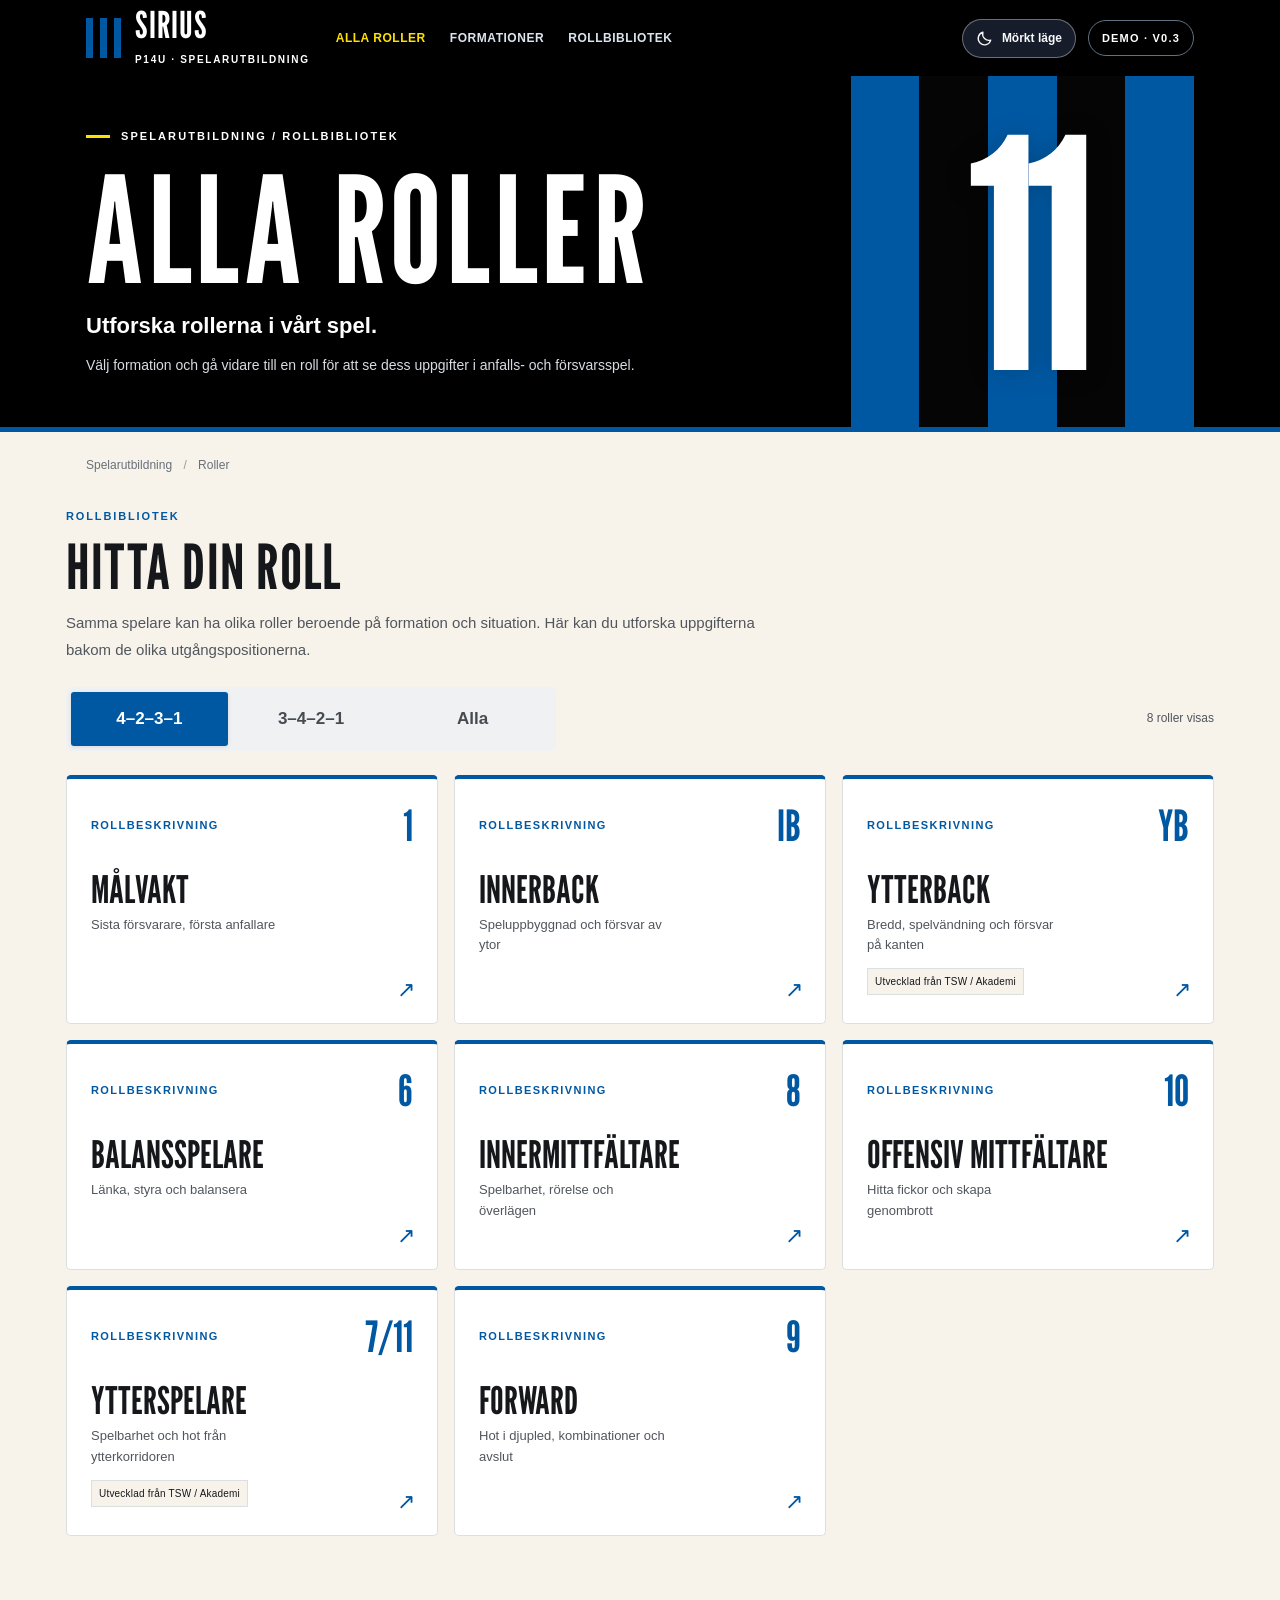
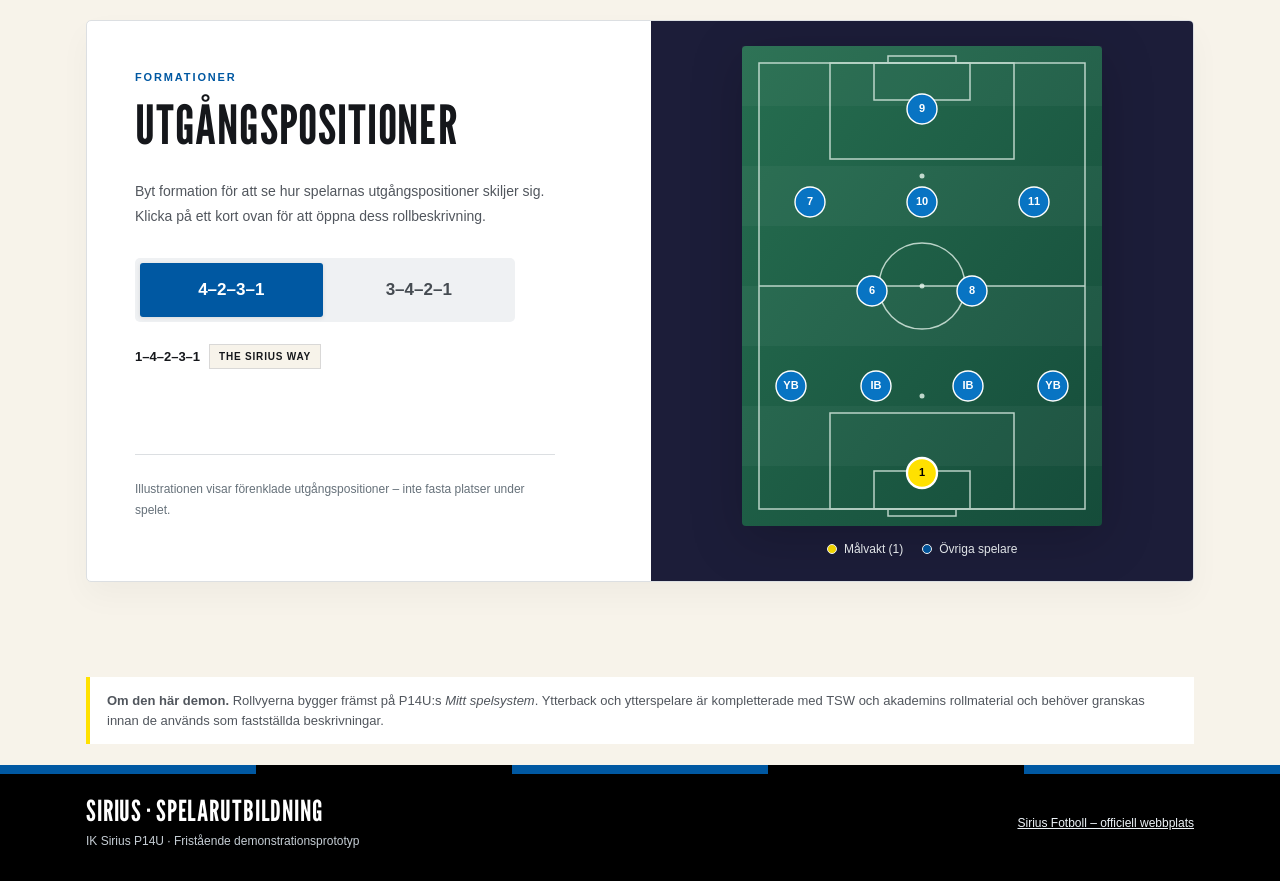
<file: index.html>
<!doctype html><html lang="sv"><head><meta charset="utf-8"><meta name="viewport" content="width=device-width, initial-scale=1"><meta name="theme-color" content="#000000"><meta name="description" content="Alla spelarroller i IK Sirius P14U – interaktiv demo med 4-2-3-1 och 3-4-2-1."><title>Alla roller | Sirius P14U – Spelarutbildning</title><link rel="preconnect" href="https://fonts.googleapis.com"><link rel="preconnect" href="https://fonts.gstatic.com" crossorigin><link href="https://fonts.googleapis.com/css2?family=League+Gothic&display=swap" rel="stylesheet"><link href="https://api.fontshare.com/v2/css?f[]=satoshi@400,500,700&display=swap" rel="stylesheet"><script>(()=>{let s=null;try{s=localStorage.getItem('sirius-p14u-theme')}catch(e){};let d=window.matchMedia&&window.matchMedia('(prefers-color-scheme: dark)').matches;document.documentElement.dataset.theme=s==='dark'||s==='light'?s:(d?'dark':'light')})();</script><link rel="stylesheet" href="assets/style.css"></head><body data-current-role=""><a href="#main" class="skip">Hoppa till innehållet</a><header class="topbar"><div class="container"><a class="brand" href="index.html" aria-label="Sirius P14U – alla roller"><span class="brand-band" aria-hidden="true"><i></i><i></i><i></i><i></i><i></i></span><span><span class="brand-title">SIRIUS</span><span class="brand-subtitle">P14U · SPELARUTBILDNING</span></span></a><nav aria-label="Huvudnavigation"><a href="index.html" aria-current="page">ALLA ROLLER</a><a href="#formationer">FORMATIONER</a><a href="#roller">ROLLBIBLIOTEK</a></nav><div class="topbar-actions"><button type="button" id="theme-toggle" class="theme-toggle" aria-pressed="false" aria-label="Aktivera mörkt läge" title="Växla mellan ljust och mörkt läge"><svg class="theme-icon-moon" viewBox="0 0 24 24" aria-hidden="true"><path d="M20.8 14.3A9 9 0 0 1 9.7 3.2a9 9 0 1 0 11.1 11.1Z"/></svg><svg class="theme-icon-sun" viewBox="0 0 24 24" aria-hidden="true"><circle cx="12" cy="12" r="4"/><path d="M12 2v2m0 16v2M4.93 4.93l1.42 1.42m11.3 11.3 1.42 1.42M2 12h2m16 0h2M4.93 19.07l1.42-1.42m11.3-11.3 1.42-1.42"/></svg><span class="theme-label">Mörkt läge</span></button><span class="topbar-pill">DEMO · V0.3</span></div></div></header><div class="hero" id="top"><div class="container hero-grid"><div class="hero-main"><div class="eyebrow">Spelarutbildning / Rollbibliotek</div><h1>Alla roller</h1><p class="hero-lead">Utforska rollerna i vårt spel.</p><p class="hero-p">Välj formation och gå vidare till en roll för att se dess uppgifter i anfalls- och försvarsspel.</p></div><div class="hero-stripes" aria-hidden="true"><span></span><span></span><span></span><span></span><span></span><div class="hero-number">11</div></div></div></div><div class="hero-footer"></div><main id="main"><div class="container breadcrumb">Spelarutbildning <span>/</span> Roller</div><section id="roller" class="container role-overview" aria-labelledby="overview-title"><span class="section-label">Rollbibliotek</span><h2 class="section-title" id="overview-title">Hitta din roll</h2><p class="overview-intro">Samma spelare kan ha olika roller beroende på formation och situation. Här kan du utforska uppgifterna bakom de olika utgångspositionerna.</p><div class="overview-tools"><div class="formation-tabs" role="group" aria-label="Filtrera roller efter formation"><button type="button" class="formation-tab" data-filter="4231" aria-pressed="true">4–2–3–1</button><button type="button" class="formation-tab" data-filter="3421" aria-pressed="false">3–4–2–1</button><button type="button" class="formation-tab" data-filter="all" aria-pressed="false">Alla</button></div><p class="overview-count" id="role-count" aria-live="polite"></p></div><div class="overview-grid"><a class="role-link" data-role-card="malvakt" data-in="4231,3421" href="roller/malvakt.html"><div class="role-link-top"><span class="role-link-index">Rollbeskrivning</span><span class="role-link-number">1</span></div><h3>Målvakt</h3><p>Sista försvarare, första anfallare</p><span aria-hidden="true" class="role-link-arrow">↗</span></a><a class="role-link" data-role-card="innerback" data-in="4231,3421" href="roller/innerback.html"><div class="role-link-top"><span class="role-link-index">Rollbeskrivning</span><span class="role-link-number">IB</span></div><h3>Innerback</h3><p>Speluppbyggnad och försvar av ytor</p><span aria-hidden="true" class="role-link-arrow">↗</span></a><a class="role-link" data-role-card="ytterback" data-in="4231" href="roller/ytterback.html"><div class="role-link-top"><span class="role-link-index">Rollbeskrivning</span><span class="role-link-number">YB</span></div><h3>Ytterback</h3><p>Bredd, spelvändning och försvar på kanten</p><div class="role-link-status">Utvecklad från TSW / Akademi</div><span aria-hidden="true" class="role-link-arrow">↗</span></a><a class="role-link" data-role-card="wingback" data-in="3421" href="roller/wingback.html"><div class="role-link-top"><span class="role-link-index">Rollbeskrivning</span><span class="role-link-number">WB</span></div><h3>Wingback</h3><p>Bredd, överlägen och balans</p><span aria-hidden="true" class="role-link-arrow">↗</span></a><a class="role-link" data-role-card="balansspelare" data-in="4231,3421" href="roller/balansspelare.html"><div class="role-link-top"><span class="role-link-index">Rollbeskrivning</span><span class="role-link-number">6</span></div><h3>Balansspelare</h3><p>Länka, styra och balansera</p><span aria-hidden="true" class="role-link-arrow">↗</span></a><a class="role-link" data-role-card="innermittfaltare" data-in="4231,3421" href="roller/innermittfaltare.html"><div class="role-link-top"><span class="role-link-index">Rollbeskrivning</span><span class="role-link-number">8</span></div><h3>Innermittfältare</h3><p>Spelbarhet, rörelse och överlägen</p><span aria-hidden="true" class="role-link-arrow">↗</span></a><a class="role-link" data-role-card="offensiv-mittfaltare" data-in="4231,3421" href="roller/offensiv-mittfaltare.html"><div class="role-link-top"><span class="role-link-index">Rollbeskrivning</span><span class="role-link-number">10</span></div><h3>Offensiv mittfältare</h3><p>Hitta fickor och skapa genombrott</p><span aria-hidden="true" class="role-link-arrow">↗</span></a><a class="role-link" data-role-card="ytterspelare" data-in="4231" href="roller/ytterspelare.html"><div class="role-link-top"><span class="role-link-index">Rollbeskrivning</span><span class="role-link-number">7/11</span></div><h3>Ytterspelare</h3><p>Spelbarhet och hot från ytterkorridoren</p><div class="role-link-status">Utvecklad från TSW / Akademi</div><span aria-hidden="true" class="role-link-arrow">↗</span></a><a class="role-link" data-role-card="forward" data-in="4231,3421" href="roller/forward.html"><div class="role-link-top"><span class="role-link-index">Rollbeskrivning</span><span class="role-link-number">9</span></div><h3>Forward</h3><p>Hot i djupled, kombinationer och avslut</p><span aria-hidden="true" class="role-link-arrow">↗</span></a></div></section><section class="container formation-section" id="formationer" aria-labelledby="formation-title"><div class="formation-card"><div class="formation-info"><span class="section-label">Formationer</span><h3 id="formation-title">Utgångspositioner</h3><p class="form-text">Byt formation för att se hur spelarnas utgångspositioner skiljer sig. Klicka på ett kort ovan för att öppna dess rollbeskrivning.</p><div class="formation-tabs" role="group" aria-label="Välj formation"><button type="button" class="formation-tab" data-formation="4231" aria-pressed="true">4–2–3–1</button><button type="button" class="formation-tab" data-formation="3421" aria-pressed="false">3–4–2–1</button></div><div class="formation-caption" aria-live="polite"><strong id="formation-name">1–4–2–3–1</strong><span id="formation-source">The Sirius Way</span></div><p class="formation-note" id="formation-note">Utgångspositionerna är förenklade och förändras i spelet.</p></div><div class="pitch-panel"><svg id="pitch" class="pitch-svg" viewBox="0 0 360 480" role="img" aria-label="Fotbollsplan med spelarnas utgångspositioner">
<defs><linearGradient id="grass" x1="0" y1="0" x2="1" y2="1"><stop stop-color="#266E50"/><stop offset="1" stop-color="#154C3A"/></linearGradient></defs>
<rect x="0" y="0" width="360" height="480" rx="4" fill="url(#grass)"/>
<g fill="#ffffff" opacity=".035"><rect width="360" height="60"/><rect y="120" width="360" height="60"/><rect y="240" width="360" height="60"/><rect y="360" width="360" height="60"/></g>
<g stroke="#E8F6EE" stroke-width="1.5" fill="none" opacity=".77"><rect x="17" y="17" width="326" height="446"/><line x1="17" y1="240" x2="343" y2="240"/><circle cx="180" cy="240" r="43"/><rect x="88" y="17" width="184" height="96"/><rect x="132" y="17" width="96" height="37"/><rect x="88" y="367" width="184" height="96"/><rect x="132" y="425" width="96" height="38"/><path d="M146 463V470H214V463"/><path d="M146 17V10H214V17"/></g>
<g fill="#E8F6EE" opacity=".8"><circle cx="180" cy="240" r="2.5"/><circle cx="180" cy="350" r="2.5"/><circle cx="180" cy="130" r="2.5"/></g>
<g id="players" aria-hidden="true"></g></svg><div class="legend"><span class="legend-item"><i class="legend-dot gk"></i><span id="primary-legend">Markerad roll</span></span><span class="legend-item"><i class="legend-dot"></i>Övriga spelare</span></div></div></div></section><section class="container intro-section"><div class="status-note"><strong>Om den här demon.</strong> Rollvyerna bygger främst på P14U:s <em>Mitt spelsystem</em>. Ytterback och ytterspelare är kompletterade med TSW och akademins rollmaterial och behöver granskas innan de används som fastställda beskrivningar.</div></section></main><div class="footer-stripes" aria-hidden="true"></div><footer class="footer"><div class="container footer-row"><div><div class="footer-name">SIRIUS · SPELARUTBILDNING</div><p>IK Sirius P14U · Fristående demonstrationsprototyp</p></div><a href="https://www.siriusfotboll.se/" target="_blank" rel="noopener noreferrer">Sirius Fotboll – officiell webbplats</a></div></footer><script src="assets/app.js" defer></script></body></html>
</file>
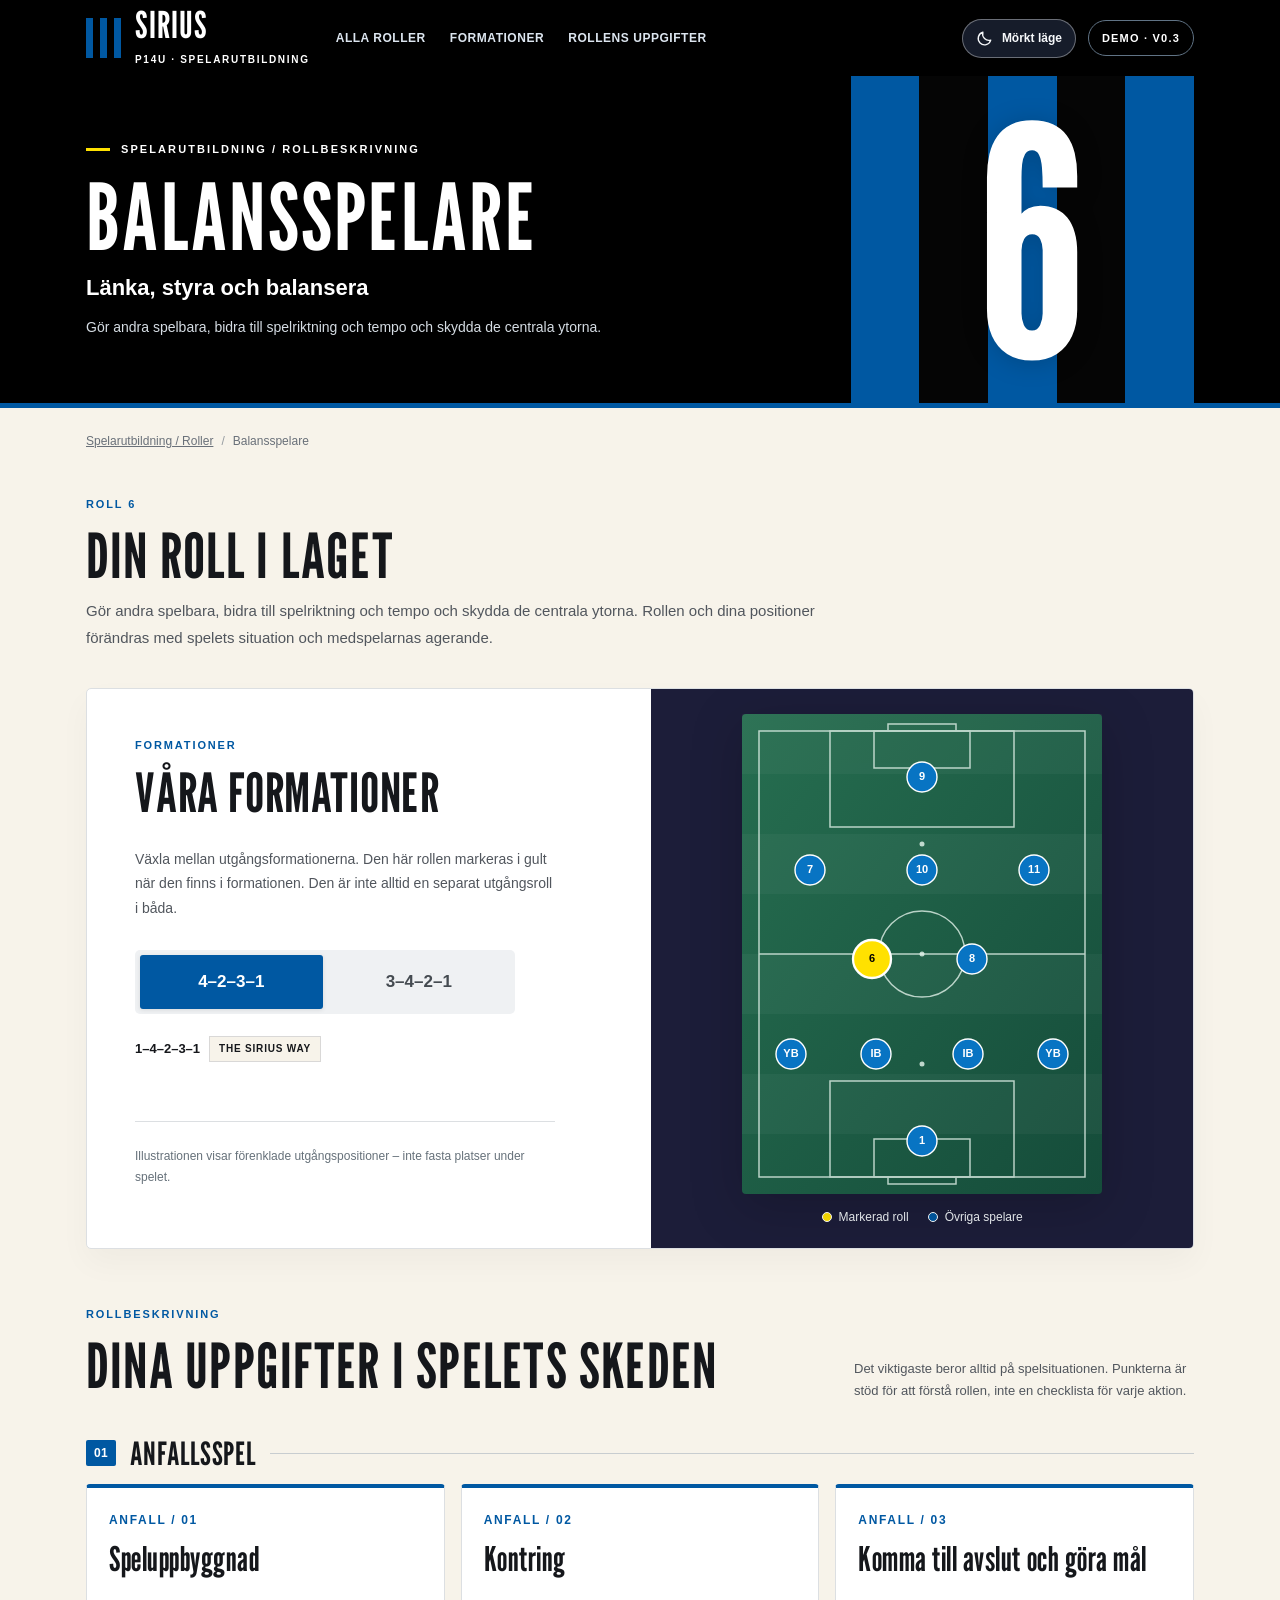
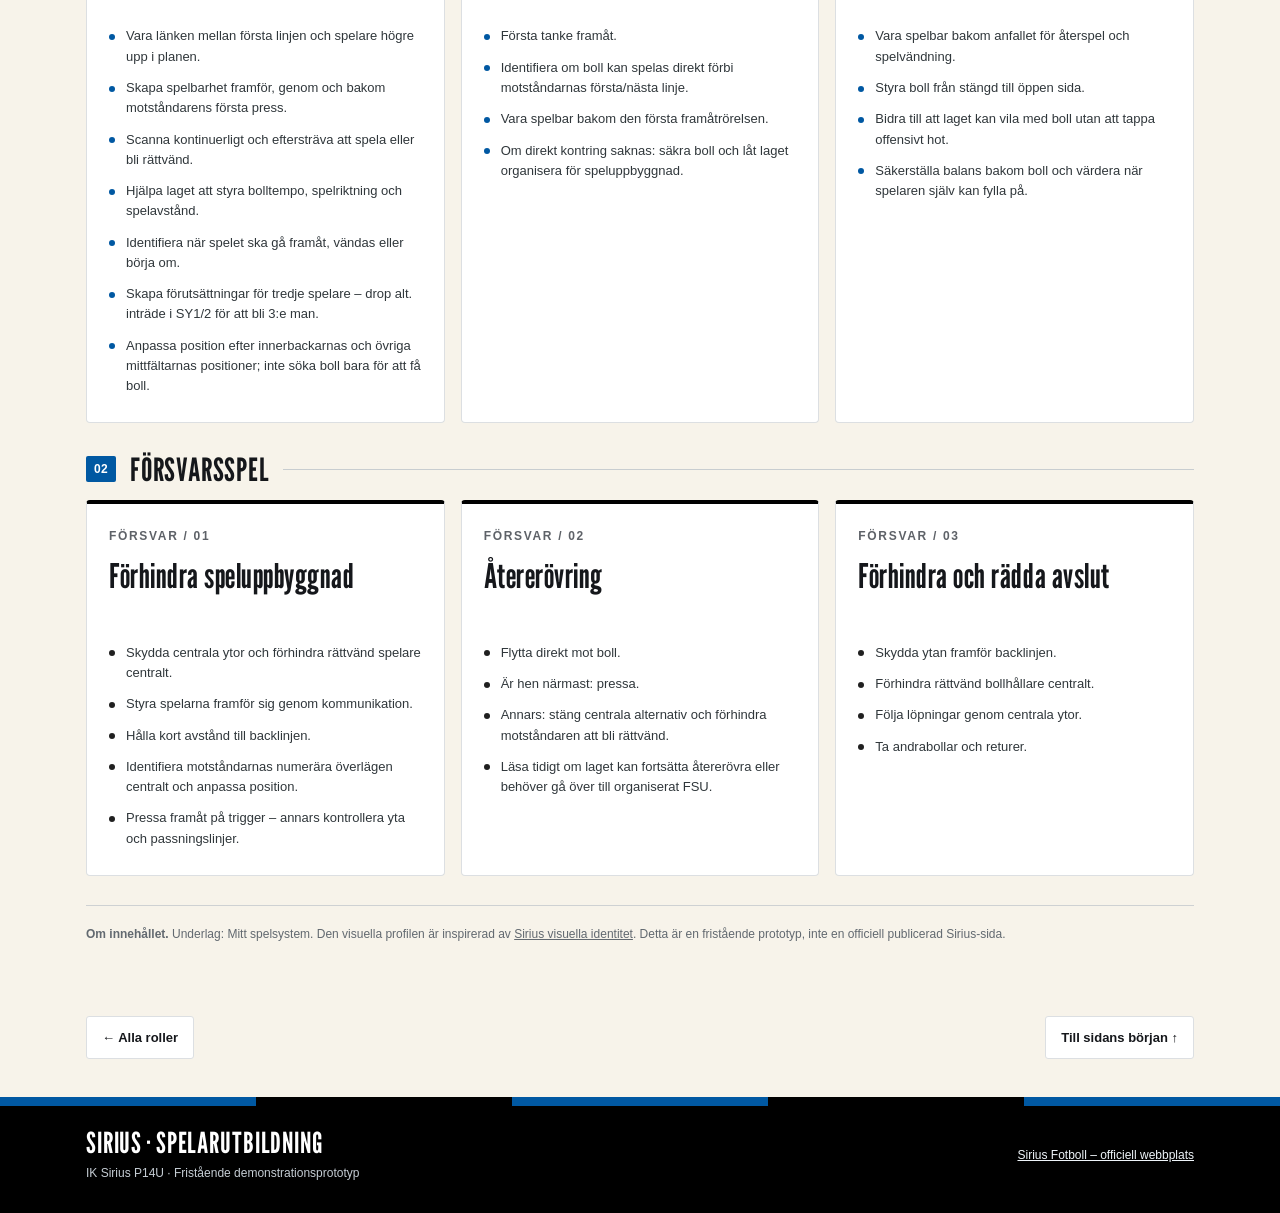
<file: roller/balansspelare.html>
<!doctype html><html lang="sv"><head><meta charset="utf-8"><meta name="viewport" content="width=device-width, initial-scale=1"><meta name="theme-color" content="#000000"><meta name="description" content="Gör andra spelbara, bidra till spelriktning och tempo och skydda de centrala ytorna."><title>Balansspelare | Sirius P14U – Spelarutbildning</title><link rel="preconnect" href="https://fonts.googleapis.com"><link rel="preconnect" href="https://fonts.gstatic.com" crossorigin><link href="https://fonts.googleapis.com/css2?family=League+Gothic&display=swap" rel="stylesheet"><link href="https://api.fontshare.com/v2/css?f[]=satoshi@400,500,700&display=swap" rel="stylesheet"><script>(()=>{let s=null;try{s=localStorage.getItem('sirius-p14u-theme')}catch(e){};let d=window.matchMedia&&window.matchMedia('(prefers-color-scheme: dark)').matches;document.documentElement.dataset.theme=s==='dark'||s==='light'?s:(d?'dark':'light')})();</script><link rel="stylesheet" href="../assets/style.css"></head><body data-current-role="six"><a href="#main" class="skip">Hoppa till innehållet</a><header class="topbar"><div class="container"><a class="brand" href="../index.html" aria-label="Sirius P14U – alla roller"><span class="brand-band" aria-hidden="true"><i></i><i></i><i></i><i></i><i></i></span><span><span class="brand-title">SIRIUS</span><span class="brand-subtitle">P14U · SPELARUTBILDNING</span></span></a><nav aria-label="Huvudnavigation"><a href="../index.html" >ALLA ROLLER</a><a href="#formationer">FORMATIONER</a><a href="#skeden">ROLLENS UPPGIFTER</a></nav><div class="topbar-actions"><button type="button" id="theme-toggle" class="theme-toggle" aria-pressed="false" aria-label="Aktivera mörkt läge" title="Växla mellan ljust och mörkt läge"><svg class="theme-icon-moon" viewBox="0 0 24 24" aria-hidden="true"><path d="M20.8 14.3A9 9 0 0 1 9.7 3.2a9 9 0 1 0 11.1 11.1Z"/></svg><svg class="theme-icon-sun" viewBox="0 0 24 24" aria-hidden="true"><circle cx="12" cy="12" r="4"/><path d="M12 2v2m0 16v2M4.93 4.93l1.42 1.42m11.3 11.3 1.42 1.42M2 12h2m16 0h2M4.93 19.07l1.42-1.42m11.3-11.3 1.42-1.42"/></svg><span class="theme-label">Mörkt läge</span></button><span class="topbar-pill">DEMO · V0.3</span></div></div></header><div class="hero" id="top"><div class="container hero-grid"><div class="hero-main is-long"><div class="eyebrow">Spelarutbildning / Rollbeskrivning</div><h1>Balansspelare</h1><p class="hero-lead">Länka, styra och balansera</p><p class="hero-p">Gör andra spelbara, bidra till spelriktning och tempo och skydda de centrala ytorna.</p></div><div class="hero-stripes" aria-hidden="true"><span></span><span></span><span></span><span></span><span></span><div class="hero-number">6</div></div></div></div><div class="hero-footer"></div><div class="container breadcrumb"><a href="../index.html">Spelarutbildning / Roller</a><span>/</span>Balansspelare</div><main id="main"><section class="container intro-section" aria-labelledby="understand-title"><span class="section-label">Roll 6</span><h2 class="section-title" id="understand-title">Din roll i laget</h2><p>Gör andra spelbara, bidra till spelriktning och tempo och skydda de centrala ytorna. Rollen och dina positioner förändras med spelets situation och medspelarnas agerande.</p></section><section class="container formation-section" id="formationer" aria-labelledby="formation-title"><div class="formation-card"><div class="formation-info"><span class="section-label">Formationer</span><h3 id="formation-title">Våra formationer</h3><p class="form-text">Växla mellan utgångsformationerna. Den här rollen markeras i gult när den finns i formationen. Den är inte alltid en separat utgångsroll i båda.</p><div class="formation-tabs" role="group" aria-label="Välj formation"><button type="button" class="formation-tab" data-formation="4231" aria-pressed="true">4–2–3–1</button><button type="button" class="formation-tab" data-formation="3421" aria-pressed="false">3–4–2–1</button></div><div class="formation-caption" aria-live="polite"><strong id="formation-name">1–4–2–3–1</strong><span id="formation-source">The Sirius Way</span></div><p class="formation-note" id="formation-note">Utgångspositionerna är förenklade och förändras i spelet.</p></div><div class="pitch-panel"><svg id="pitch" class="pitch-svg" viewBox="0 0 360 480" role="img" aria-label="Fotbollsplan med spelarnas utgångspositioner">
<defs><linearGradient id="grass" x1="0" y1="0" x2="1" y2="1"><stop stop-color="#266E50"/><stop offset="1" stop-color="#154C3A"/></linearGradient></defs>
<rect x="0" y="0" width="360" height="480" rx="4" fill="url(#grass)"/>
<g fill="#ffffff" opacity=".035"><rect width="360" height="60"/><rect y="120" width="360" height="60"/><rect y="240" width="360" height="60"/><rect y="360" width="360" height="60"/></g>
<g stroke="#E8F6EE" stroke-width="1.5" fill="none" opacity=".77"><rect x="17" y="17" width="326" height="446"/><line x1="17" y1="240" x2="343" y2="240"/><circle cx="180" cy="240" r="43"/><rect x="88" y="17" width="184" height="96"/><rect x="132" y="17" width="96" height="37"/><rect x="88" y="367" width="184" height="96"/><rect x="132" y="425" width="96" height="38"/><path d="M146 463V470H214V463"/><path d="M146 17V10H214V17"/></g>
<g fill="#E8F6EE" opacity=".8"><circle cx="180" cy="240" r="2.5"/><circle cx="180" cy="350" r="2.5"/><circle cx="180" cy="130" r="2.5"/></g>
<g id="players" aria-hidden="true"></g></svg><div class="legend"><span class="legend-item"><i class="legend-dot gk"></i><span id="primary-legend">Markerad roll</span></span><span class="legend-item"><i class="legend-dot"></i>Övriga spelare</span></div></div></div></section><section class="container sections" id="skeden" aria-labelledby="roles-title"><div class="sections-head"><div><span class="section-label">Rollbeskrivning</span><h2 class="section-title" id="roles-title">Dina uppgifter i spelets skeden</h2></div><p>Det viktigaste beror alltid på spelsituationen. Punkterna är stöd för att förstå rollen, inte en checklista för varje aktion.</p></div><h3 class="subsection-heading"><span class="num">01</span>Anfallsspel</h3><div class="cards"><article class="role-card"><div class="card-index">ANFALL / 01</div><h4>Speluppbyggnad</h4><ul><li>Vara länken mellan första linjen och spelare högre upp i planen.</li><li>Skapa spelbarhet framför, genom och bakom motståndarens första press.</li><li>Scanna kontinuerligt och eftersträva att spela eller bli rättvänd.</li><li>Hjälpa laget att styra bolltempo, spelriktning och spelavstånd.</li><li>Identifiera när spelet ska gå framåt, vändas eller börja om.</li><li>Skapa förutsättningar för tredje spelare – drop alt. inträde i SY1/2 för att bli 3:e man.</li><li>Anpassa position efter innerbackarnas och övriga mittfältarnas positioner; inte söka boll bara för att få boll.</li></ul></article>
<article class="role-card"><div class="card-index">ANFALL / 02</div><h4>Kontring</h4><ul><li>Första tanke framåt.</li><li>Identifiera om boll kan spelas direkt förbi motståndarnas första/nästa linje.</li><li>Vara spelbar bakom den första framåtrörelsen.</li><li>Om direkt kontring saknas: säkra boll och låt laget organisera för speluppbyggnad.</li></ul></article>
<article class="role-card"><div class="card-index">ANFALL / 03</div><h4>Komma till avslut och göra mål</h4><ul><li>Vara spelbar bakom anfallet för återspel och spelvändning.</li><li>Styra boll från stängd till öppen sida.</li><li>Bidra till att laget kan vila med boll utan att tappa offensivt hot.</li><li>Säkerställa balans bakom boll och värdera när spelaren själv kan fylla på.</li></ul></article></div><h3 class="subsection-heading"><span class="num">02</span>Försvarsspel</h3><div class="cards"><article class="role-card defense"><div class="card-index">FÖRSVAR / 01</div><h4>Förhindra speluppbyggnad</h4><ul><li>Skydda centrala ytor och förhindra rättvänd spelare centralt.</li><li>Styra spelarna framför sig genom kommunikation.</li><li>Hålla kort avstånd till backlinjen.</li><li>Identifiera motståndarnas numerära överlägen centralt och anpassa position.</li><li>Pressa framåt på trigger – annars kontrollera yta och passningslinjer.</li></ul></article>
<article class="role-card defense"><div class="card-index">FÖRSVAR / 02</div><h4>Återerövring</h4><ul><li>Flytta direkt mot boll.</li><li>Är hen närmast: pressa.</li><li>Annars: stäng centrala alternativ och förhindra motståndaren att bli rättvänd.</li><li>Läsa tidigt om laget kan fortsätta återerövra eller behöver gå över till organiserat FSU.</li></ul></article>
<article class="role-card defense"><div class="card-index">FÖRSVAR / 03</div><h4>Förhindra och rädda avslut</h4><ul><li>Skydda ytan framför backlinjen.</li><li>Förhindra rättvänd bollhållare centralt.</li><li>Följa löpningar genom centrala ytor.</li><li>Ta andrabollar och returer.</li></ul></article></div><div class="source-section"><strong>Om innehållet.</strong> Underlag: Mitt spelsystem. Den visuella profilen är inspirerad av <a href="https://www.siriusfotboll.se/var-identitet/" target="_blank" rel="noopener noreferrer">Sirius visuella identitet</a>. Detta är en fristående prototyp, inte en officiell publicerad Sirius-sida.</div></section><div class="container detail-nav"><a href="../index.html">← Alla roller</a><a href="#top">Till sidans början ↑</a></div></main><div class="footer-stripes" aria-hidden="true"></div><footer class="footer"><div class="container footer-row"><div><div class="footer-name">SIRIUS · SPELARUTBILDNING</div><p>IK Sirius P14U · Fristående demonstrationsprototyp</p></div><a href="https://www.siriusfotboll.se/" target="_blank" rel="noopener noreferrer">Sirius Fotboll – officiell webbplats</a></div></footer><script src="../assets/app.js" defer></script></body></html>
</file>
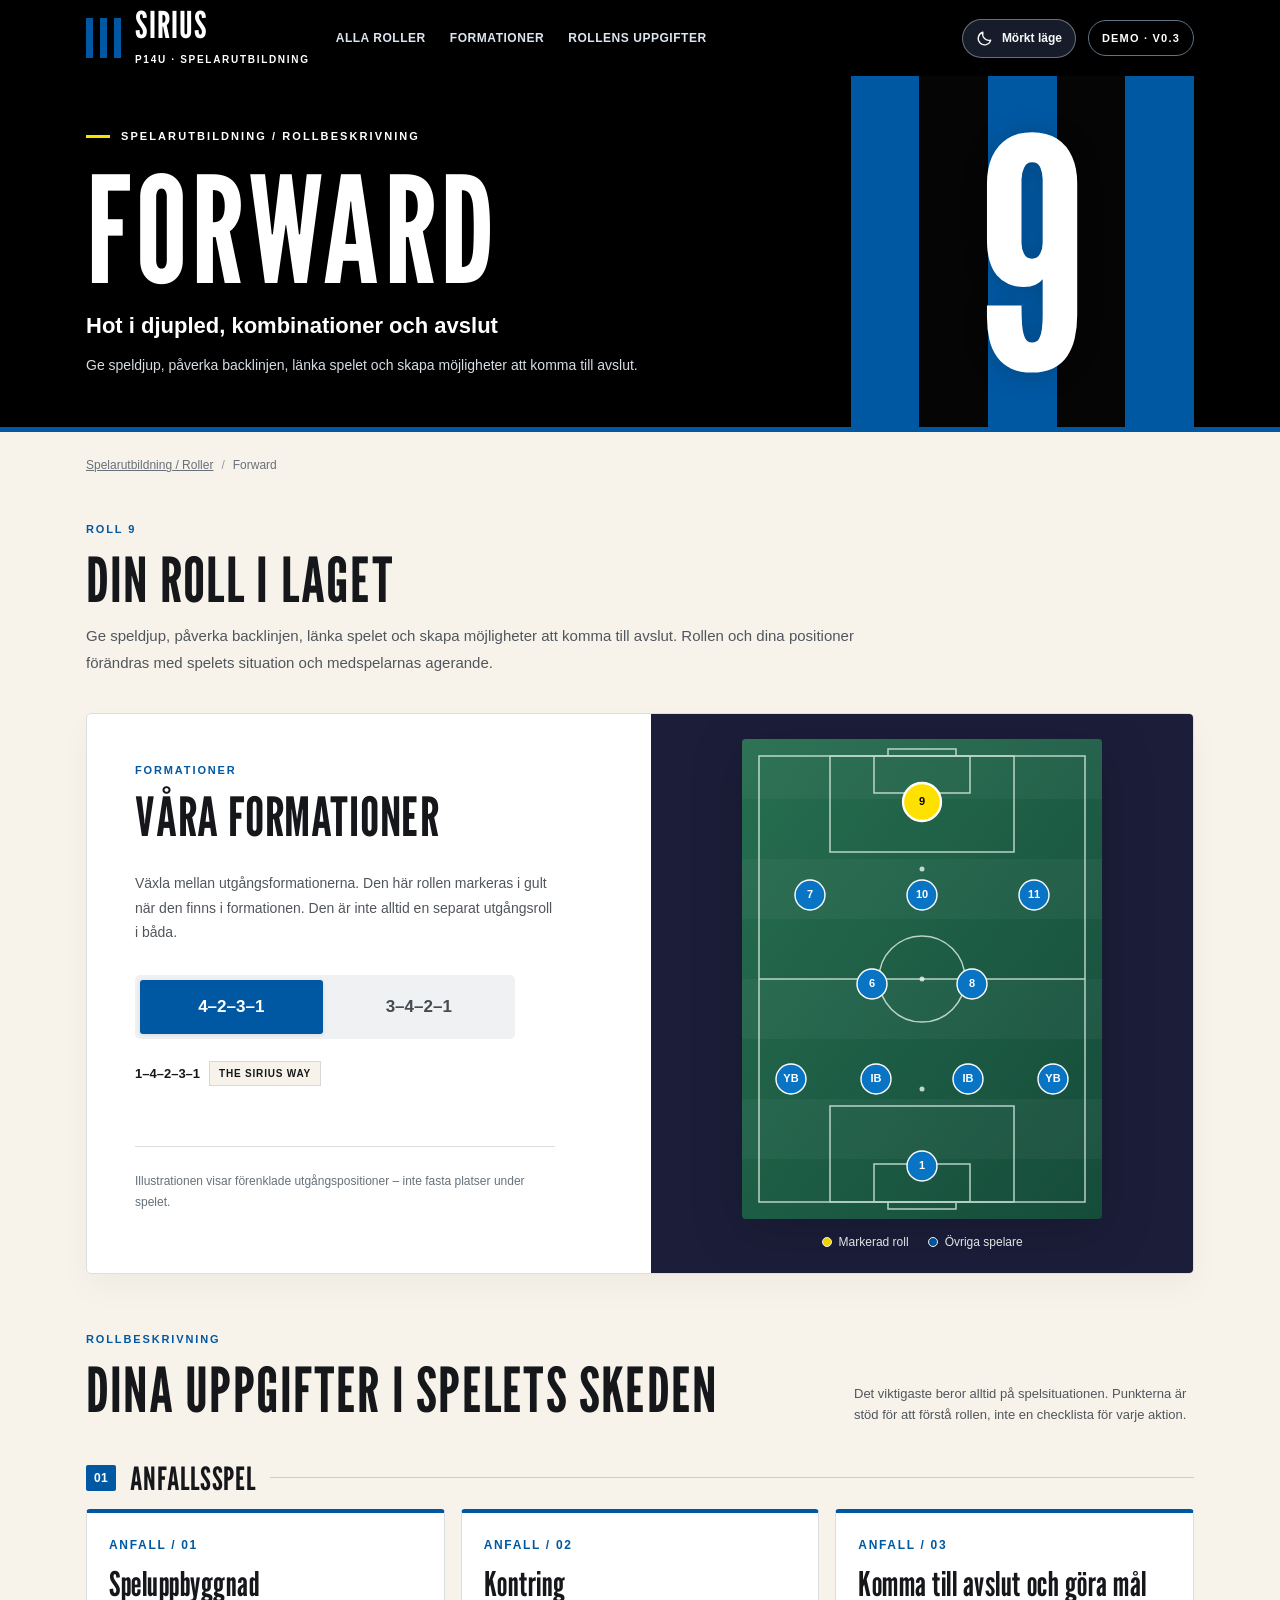
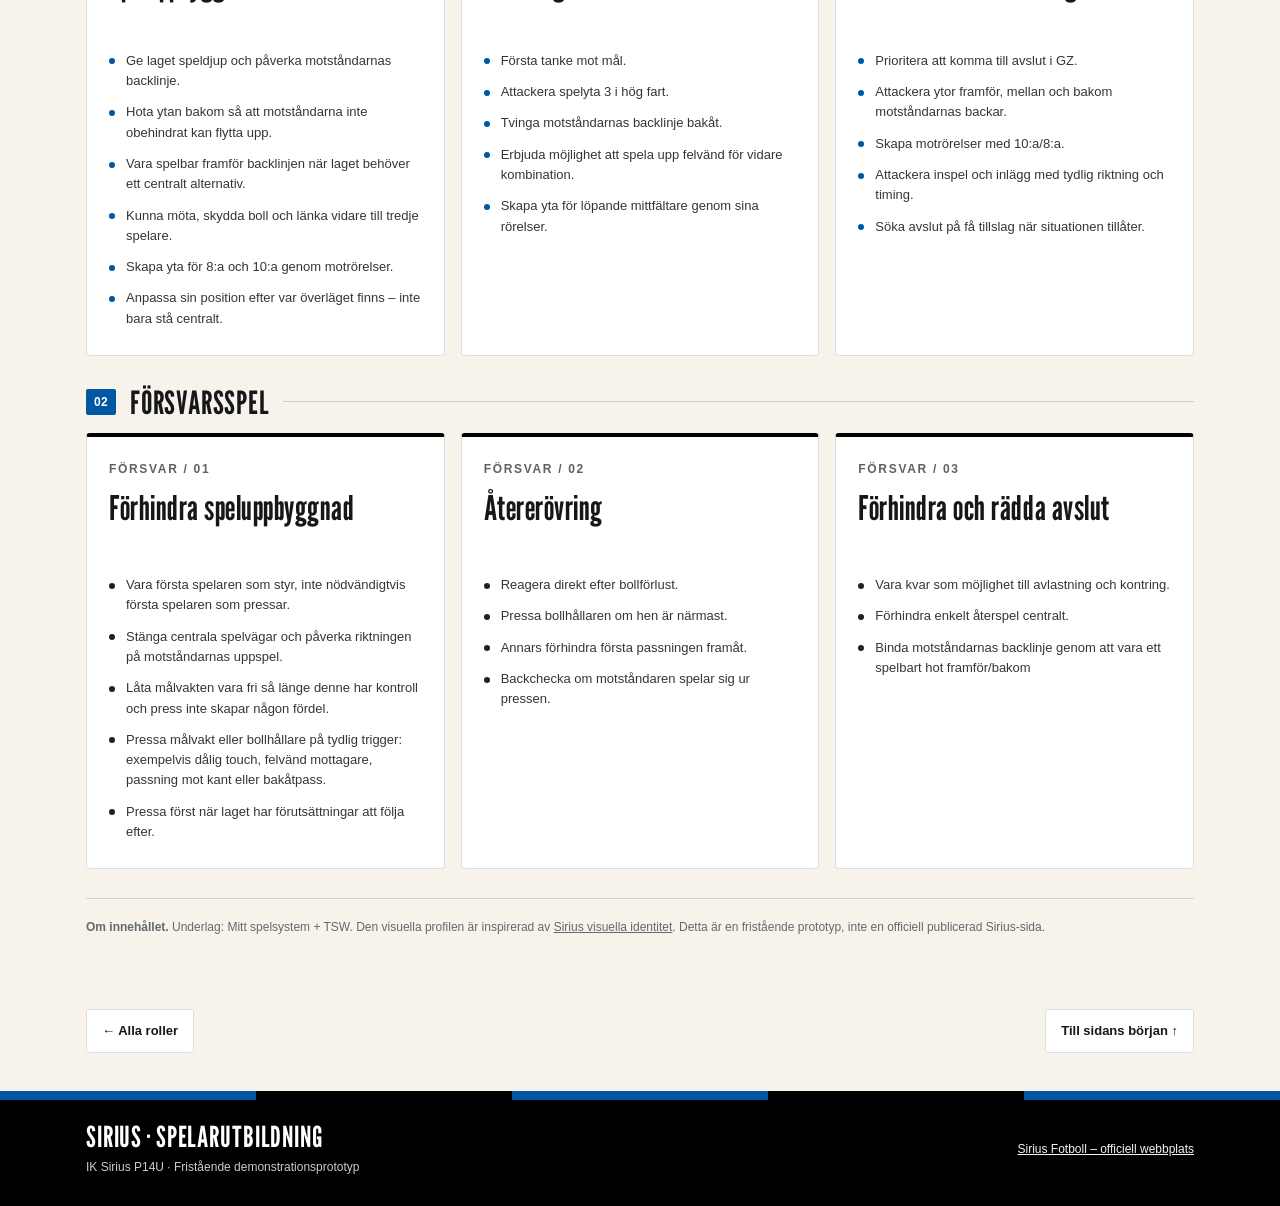
<file: roller/forward.html>
<!doctype html><html lang="sv"><head><meta charset="utf-8"><meta name="viewport" content="width=device-width, initial-scale=1"><meta name="theme-color" content="#000000"><meta name="description" content="Ge speldjup, påverka backlinjen, länka spelet och skapa möjligheter att komma till avslut."><title>Forward | Sirius P14U – Spelarutbildning</title><link rel="preconnect" href="https://fonts.googleapis.com"><link rel="preconnect" href="https://fonts.gstatic.com" crossorigin><link href="https://fonts.googleapis.com/css2?family=League+Gothic&display=swap" rel="stylesheet"><link href="https://api.fontshare.com/v2/css?f[]=satoshi@400,500,700&display=swap" rel="stylesheet"><script>(()=>{let s=null;try{s=localStorage.getItem('sirius-p14u-theme')}catch(e){};let d=window.matchMedia&&window.matchMedia('(prefers-color-scheme: dark)').matches;document.documentElement.dataset.theme=s==='dark'||s==='light'?s:(d?'dark':'light')})();</script><link rel="stylesheet" href="../assets/style.css"></head><body data-current-role="nine"><a href="#main" class="skip">Hoppa till innehållet</a><header class="topbar"><div class="container"><a class="brand" href="../index.html" aria-label="Sirius P14U – alla roller"><span class="brand-band" aria-hidden="true"><i></i><i></i><i></i><i></i><i></i></span><span><span class="brand-title">SIRIUS</span><span class="brand-subtitle">P14U · SPELARUTBILDNING</span></span></a><nav aria-label="Huvudnavigation"><a href="../index.html" >ALLA ROLLER</a><a href="#formationer">FORMATIONER</a><a href="#skeden">ROLLENS UPPGIFTER</a></nav><div class="topbar-actions"><button type="button" id="theme-toggle" class="theme-toggle" aria-pressed="false" aria-label="Aktivera mörkt läge" title="Växla mellan ljust och mörkt läge"><svg class="theme-icon-moon" viewBox="0 0 24 24" aria-hidden="true"><path d="M20.8 14.3A9 9 0 0 1 9.7 3.2a9 9 0 1 0 11.1 11.1Z"/></svg><svg class="theme-icon-sun" viewBox="0 0 24 24" aria-hidden="true"><circle cx="12" cy="12" r="4"/><path d="M12 2v2m0 16v2M4.93 4.93l1.42 1.42m11.3 11.3 1.42 1.42M2 12h2m16 0h2M4.93 19.07l1.42-1.42m11.3-11.3 1.42-1.42"/></svg><span class="theme-label">Mörkt läge</span></button><span class="topbar-pill">DEMO · V0.3</span></div></div></header><div class="hero" id="top"><div class="container hero-grid"><div class="hero-main"><div class="eyebrow">Spelarutbildning / Rollbeskrivning</div><h1>Forward</h1><p class="hero-lead">Hot i djupled, kombinationer och avslut</p><p class="hero-p">Ge speldjup, påverka backlinjen, länka spelet och skapa möjligheter att komma till avslut.</p></div><div class="hero-stripes" aria-hidden="true"><span></span><span></span><span></span><span></span><span></span><div class="hero-number">9</div></div></div></div><div class="hero-footer"></div><div class="container breadcrumb"><a href="../index.html">Spelarutbildning / Roller</a><span>/</span>Forward</div><main id="main"><section class="container intro-section" aria-labelledby="understand-title"><span class="section-label">Roll 9</span><h2 class="section-title" id="understand-title">Din roll i laget</h2><p>Ge speldjup, påverka backlinjen, länka spelet och skapa möjligheter att komma till avslut. Rollen och dina positioner förändras med spelets situation och medspelarnas agerande.</p></section><section class="container formation-section" id="formationer" aria-labelledby="formation-title"><div class="formation-card"><div class="formation-info"><span class="section-label">Formationer</span><h3 id="formation-title">Våra formationer</h3><p class="form-text">Växla mellan utgångsformationerna. Den här rollen markeras i gult när den finns i formationen. Den är inte alltid en separat utgångsroll i båda.</p><div class="formation-tabs" role="group" aria-label="Välj formation"><button type="button" class="formation-tab" data-formation="4231" aria-pressed="true">4–2–3–1</button><button type="button" class="formation-tab" data-formation="3421" aria-pressed="false">3–4–2–1</button></div><div class="formation-caption" aria-live="polite"><strong id="formation-name">1–4–2–3–1</strong><span id="formation-source">The Sirius Way</span></div><p class="formation-note" id="formation-note">Utgångspositionerna är förenklade och förändras i spelet.</p></div><div class="pitch-panel"><svg id="pitch" class="pitch-svg" viewBox="0 0 360 480" role="img" aria-label="Fotbollsplan med spelarnas utgångspositioner">
<defs><linearGradient id="grass" x1="0" y1="0" x2="1" y2="1"><stop stop-color="#266E50"/><stop offset="1" stop-color="#154C3A"/></linearGradient></defs>
<rect x="0" y="0" width="360" height="480" rx="4" fill="url(#grass)"/>
<g fill="#ffffff" opacity=".035"><rect width="360" height="60"/><rect y="120" width="360" height="60"/><rect y="240" width="360" height="60"/><rect y="360" width="360" height="60"/></g>
<g stroke="#E8F6EE" stroke-width="1.5" fill="none" opacity=".77"><rect x="17" y="17" width="326" height="446"/><line x1="17" y1="240" x2="343" y2="240"/><circle cx="180" cy="240" r="43"/><rect x="88" y="17" width="184" height="96"/><rect x="132" y="17" width="96" height="37"/><rect x="88" y="367" width="184" height="96"/><rect x="132" y="425" width="96" height="38"/><path d="M146 463V470H214V463"/><path d="M146 17V10H214V17"/></g>
<g fill="#E8F6EE" opacity=".8"><circle cx="180" cy="240" r="2.5"/><circle cx="180" cy="350" r="2.5"/><circle cx="180" cy="130" r="2.5"/></g>
<g id="players" aria-hidden="true"></g></svg><div class="legend"><span class="legend-item"><i class="legend-dot gk"></i><span id="primary-legend">Markerad roll</span></span><span class="legend-item"><i class="legend-dot"></i>Övriga spelare</span></div></div></div></section><section class="container sections" id="skeden" aria-labelledby="roles-title"><div class="sections-head"><div><span class="section-label">Rollbeskrivning</span><h2 class="section-title" id="roles-title">Dina uppgifter i spelets skeden</h2></div><p>Det viktigaste beror alltid på spelsituationen. Punkterna är stöd för att förstå rollen, inte en checklista för varje aktion.</p></div><h3 class="subsection-heading"><span class="num">01</span>Anfallsspel</h3><div class="cards"><article class="role-card"><div class="card-index">ANFALL / 01</div><h4>Speluppbyggnad</h4><ul><li>Ge laget speldjup och påverka motståndarnas backlinje.</li><li>Hota ytan bakom så att motståndarna inte obehindrat kan flytta upp.</li><li>Vara spelbar framför backlinjen när laget behöver ett centralt alternativ.</li><li>Kunna möta, skydda boll och länka vidare till tredje spelare.</li><li>Skapa yta för 8:a och 10:a genom motrörelser.</li><li>Anpassa sin position efter var överläget finns – inte bara stå centralt.</li></ul></article>
<article class="role-card"><div class="card-index">ANFALL / 02</div><h4>Kontring</h4><ul><li>Första tanke mot mål.</li><li>Attackera spelyta 3 i hög fart.</li><li>Tvinga motståndarnas backlinje bakåt.</li><li>Erbjuda möjlighet att spela upp felvänd för vidare kombination.</li><li>Skapa yta för löpande mittfältare genom sina rörelser.</li></ul></article>
<article class="role-card"><div class="card-index">ANFALL / 03</div><h4>Komma till avslut och göra mål</h4><ul><li>Prioritera att komma till avslut i GZ.</li><li>Attackera ytor framför, mellan och bakom motståndarnas backar.</li><li>Skapa motrörelser med 10:a/8:a.</li><li>Attackera inspel och inlägg med tydlig riktning och timing.</li><li>Söka avslut på få tillslag när situationen tillåter.</li></ul></article></div><h3 class="subsection-heading"><span class="num">02</span>Försvarsspel</h3><div class="cards"><article class="role-card defense"><div class="card-index">FÖRSVAR / 01</div><h4>Förhindra speluppbyggnad</h4><ul><li>Vara första spelaren som styr, inte nödvändigtvis första spelaren som pressar.</li><li>Stänga centrala spelvägar och påverka riktningen på motståndarnas uppspel.</li><li>Låta målvakten vara fri så länge denne har kontroll och press inte skapar någon fördel.</li><li>Pressa målvakt eller bollhållare på tydlig trigger: exempelvis dålig touch, felvänd mottagare, passning mot kant eller bakåtpass.</li><li>Pressa först när laget har förutsättningar att följa efter.</li></ul></article>
<article class="role-card defense"><div class="card-index">FÖRSVAR / 02</div><h4>Återerövring</h4><ul><li>Reagera direkt efter bollförlust.</li><li>Pressa bollhållaren om hen är närmast.</li><li>Annars förhindra första passningen framåt.</li><li>Backchecka om motståndaren spelar sig ur pressen.</li></ul></article>
<article class="role-card defense"><div class="card-index">FÖRSVAR / 03</div><h4>Förhindra och rädda avslut</h4><ul><li>Vara kvar som möjlighet till avlastning och kontring.</li><li>Förhindra enkelt återspel centralt.</li><li>Binda motståndarnas backlinje genom att vara ett spelbart hot framför/bakom</li></ul></article></div><div class="source-section"><strong>Om innehållet.</strong> Underlag: Mitt spelsystem + TSW. Den visuella profilen är inspirerad av <a href="https://www.siriusfotboll.se/var-identitet/" target="_blank" rel="noopener noreferrer">Sirius visuella identitet</a>. Detta är en fristående prototyp, inte en officiell publicerad Sirius-sida.</div></section><div class="container detail-nav"><a href="../index.html">← Alla roller</a><a href="#top">Till sidans början ↑</a></div></main><div class="footer-stripes" aria-hidden="true"></div><footer class="footer"><div class="container footer-row"><div><div class="footer-name">SIRIUS · SPELARUTBILDNING</div><p>IK Sirius P14U · Fristående demonstrationsprototyp</p></div><a href="https://www.siriusfotboll.se/" target="_blank" rel="noopener noreferrer">Sirius Fotboll – officiell webbplats</a></div></footer><script src="../assets/app.js" defer></script></body></html>
</file>
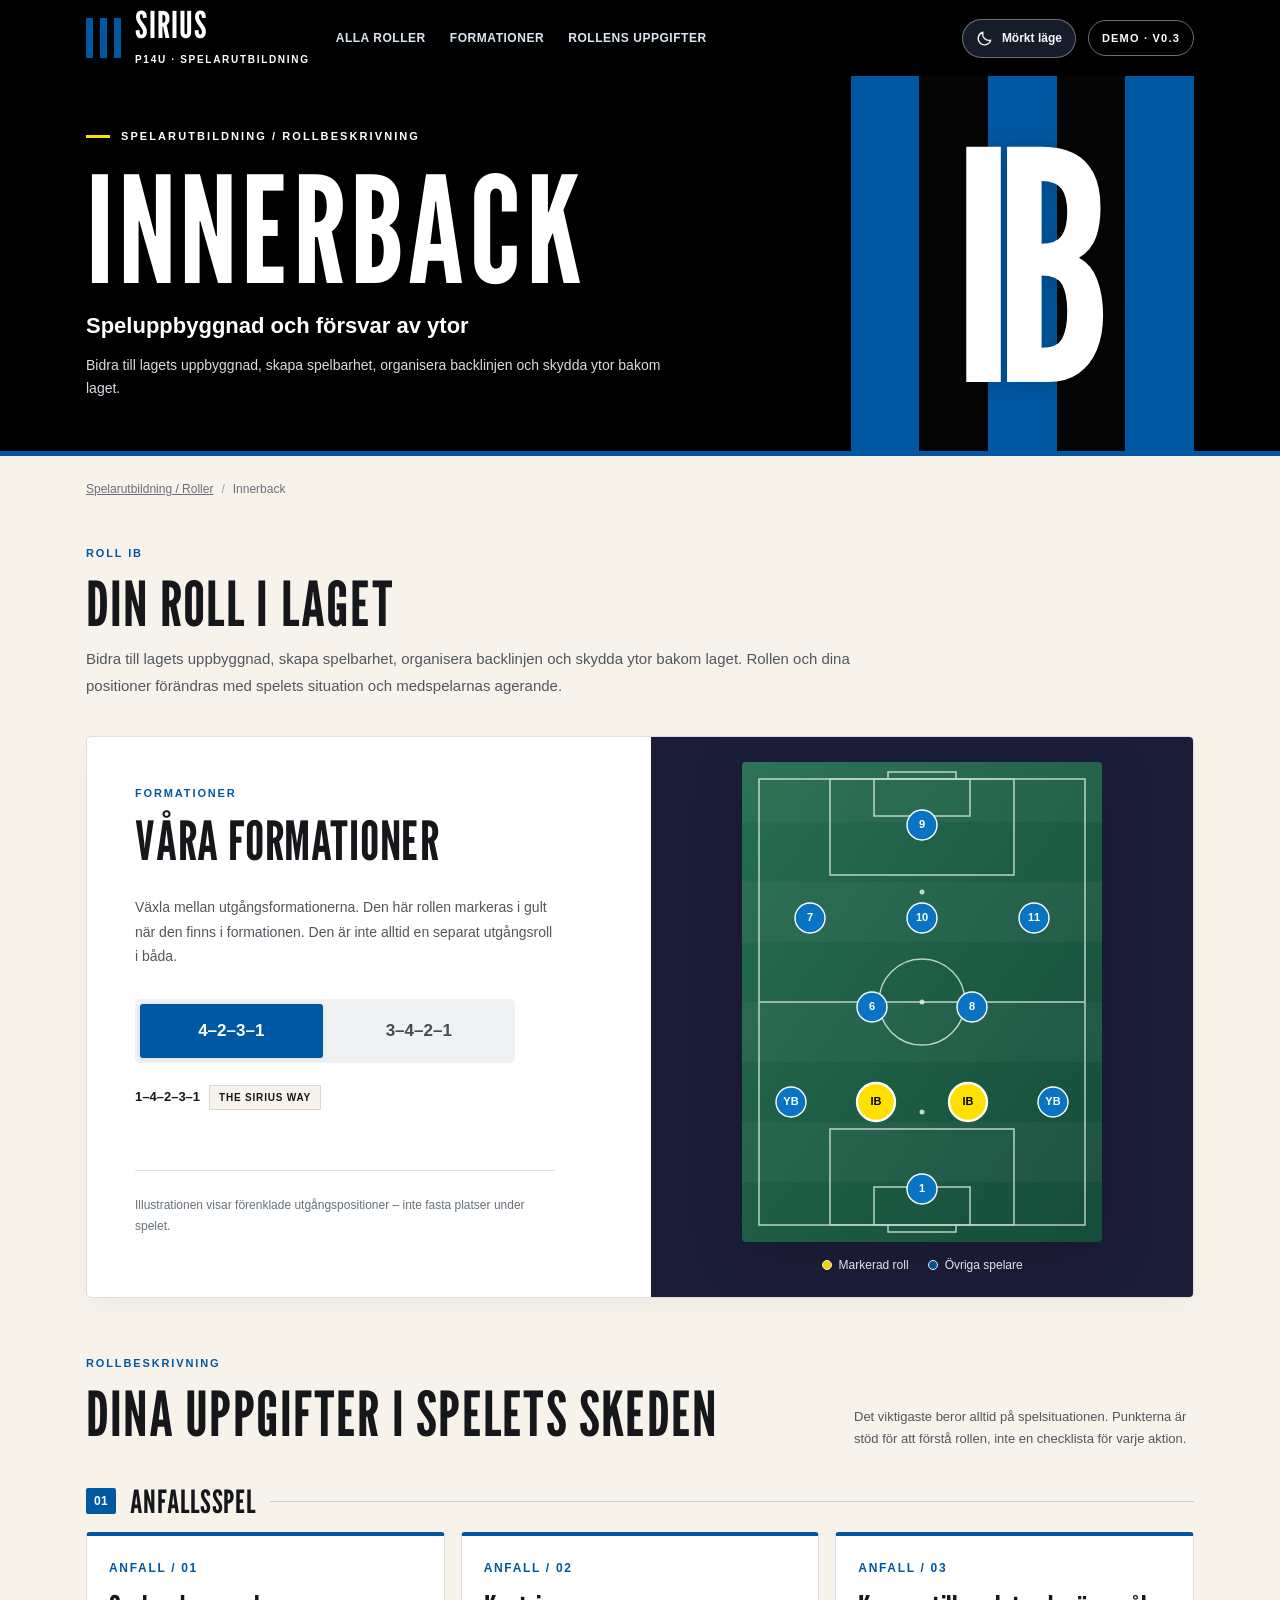
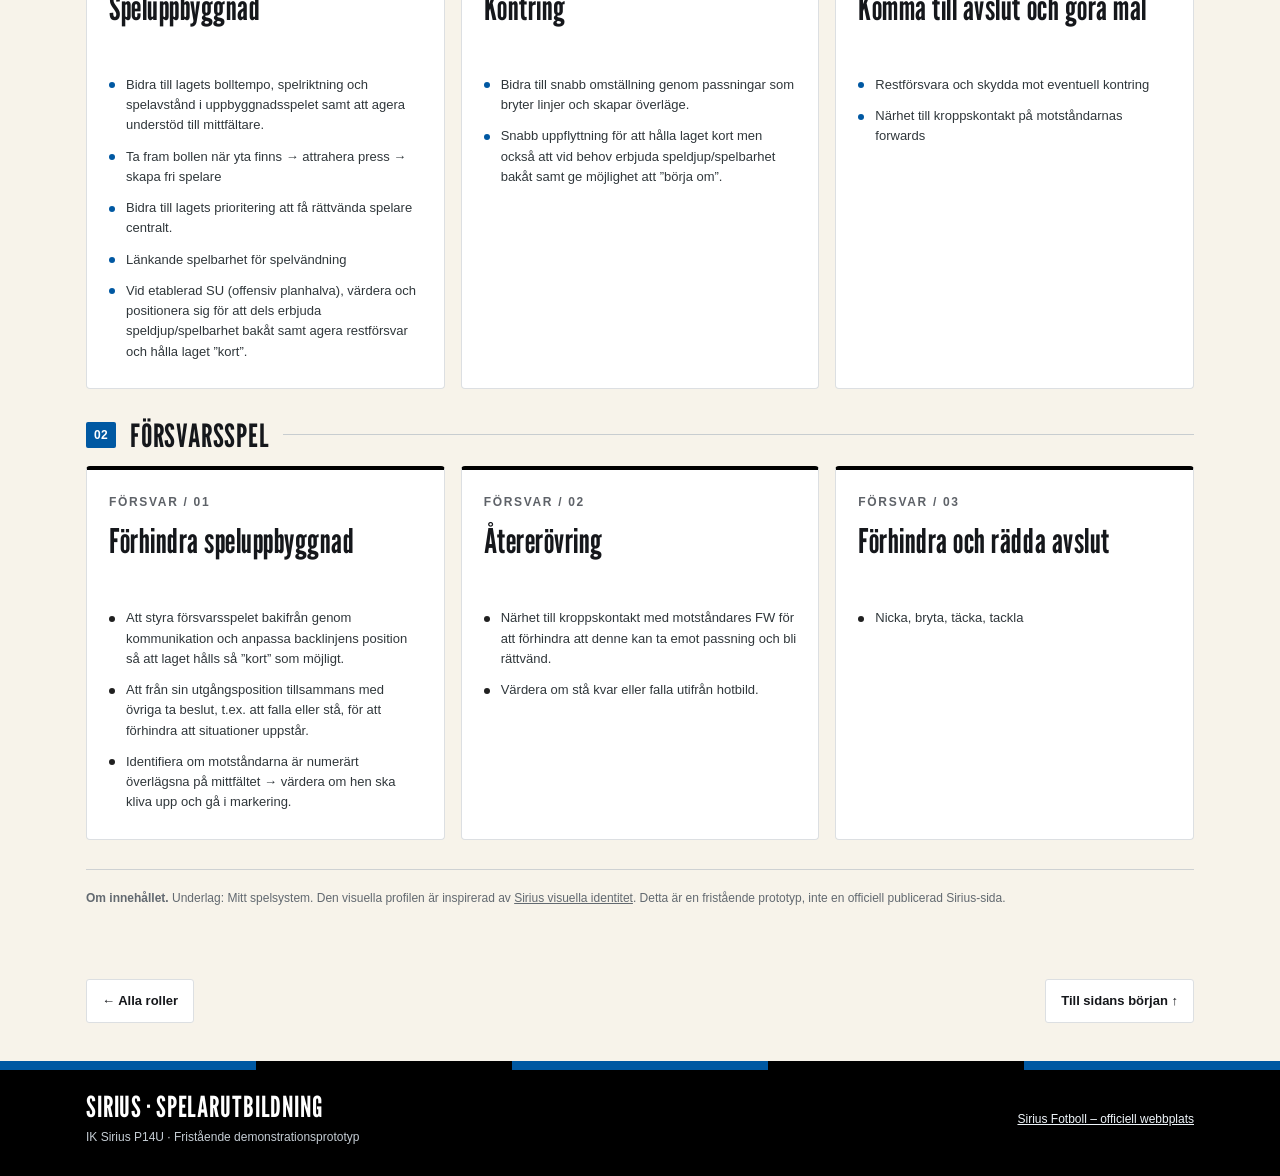
<file: roller/innerback.html>
<!doctype html><html lang="sv"><head><meta charset="utf-8"><meta name="viewport" content="width=device-width, initial-scale=1"><meta name="theme-color" content="#000000"><meta name="description" content="Bidra till lagets uppbyggnad, skapa spelbarhet, organisera backlinjen och skydda ytor bakom laget."><title>Innerback | Sirius P14U – Spelarutbildning</title><link rel="preconnect" href="https://fonts.googleapis.com"><link rel="preconnect" href="https://fonts.gstatic.com" crossorigin><link href="https://fonts.googleapis.com/css2?family=League+Gothic&display=swap" rel="stylesheet"><link href="https://api.fontshare.com/v2/css?f[]=satoshi@400,500,700&display=swap" rel="stylesheet"><script>(()=>{let s=null;try{s=localStorage.getItem('sirius-p14u-theme')}catch(e){};let d=window.matchMedia&&window.matchMedia('(prefers-color-scheme: dark)').matches;document.documentElement.dataset.theme=s==='dark'||s==='light'?s:(d?'dark':'light')})();</script><link rel="stylesheet" href="../assets/style.css"></head><body data-current-role="ib"><a href="#main" class="skip">Hoppa till innehållet</a><header class="topbar"><div class="container"><a class="brand" href="../index.html" aria-label="Sirius P14U – alla roller"><span class="brand-band" aria-hidden="true"><i></i><i></i><i></i><i></i><i></i></span><span><span class="brand-title">SIRIUS</span><span class="brand-subtitle">P14U · SPELARUTBILDNING</span></span></a><nav aria-label="Huvudnavigation"><a href="../index.html" >ALLA ROLLER</a><a href="#formationer">FORMATIONER</a><a href="#skeden">ROLLENS UPPGIFTER</a></nav><div class="topbar-actions"><button type="button" id="theme-toggle" class="theme-toggle" aria-pressed="false" aria-label="Aktivera mörkt läge" title="Växla mellan ljust och mörkt läge"><svg class="theme-icon-moon" viewBox="0 0 24 24" aria-hidden="true"><path d="M20.8 14.3A9 9 0 0 1 9.7 3.2a9 9 0 1 0 11.1 11.1Z"/></svg><svg class="theme-icon-sun" viewBox="0 0 24 24" aria-hidden="true"><circle cx="12" cy="12" r="4"/><path d="M12 2v2m0 16v2M4.93 4.93l1.42 1.42m11.3 11.3 1.42 1.42M2 12h2m16 0h2M4.93 19.07l1.42-1.42m11.3-11.3 1.42-1.42"/></svg><span class="theme-label">Mörkt läge</span></button><span class="topbar-pill">DEMO · V0.3</span></div></div></header><div class="hero" id="top"><div class="container hero-grid"><div class="hero-main"><div class="eyebrow">Spelarutbildning / Rollbeskrivning</div><h1>Innerback</h1><p class="hero-lead">Speluppbyggnad och försvar av ytor</p><p class="hero-p">Bidra till lagets uppbyggnad, skapa spelbarhet, organisera backlinjen och skydda ytor bakom laget.</p></div><div class="hero-stripes" aria-hidden="true"><span></span><span></span><span></span><span></span><span></span><div class="hero-number">IB</div></div></div></div><div class="hero-footer"></div><div class="container breadcrumb"><a href="../index.html">Spelarutbildning / Roller</a><span>/</span>Innerback</div><main id="main"><section class="container intro-section" aria-labelledby="understand-title"><span class="section-label">Roll IB</span><h2 class="section-title" id="understand-title">Din roll i laget</h2><p>Bidra till lagets uppbyggnad, skapa spelbarhet, organisera backlinjen och skydda ytor bakom laget. Rollen och dina positioner förändras med spelets situation och medspelarnas agerande.</p></section><section class="container formation-section" id="formationer" aria-labelledby="formation-title"><div class="formation-card"><div class="formation-info"><span class="section-label">Formationer</span><h3 id="formation-title">Våra formationer</h3><p class="form-text">Växla mellan utgångsformationerna. Den här rollen markeras i gult när den finns i formationen. Den är inte alltid en separat utgångsroll i båda.</p><div class="formation-tabs" role="group" aria-label="Välj formation"><button type="button" class="formation-tab" data-formation="4231" aria-pressed="true">4–2–3–1</button><button type="button" class="formation-tab" data-formation="3421" aria-pressed="false">3–4–2–1</button></div><div class="formation-caption" aria-live="polite"><strong id="formation-name">1–4–2–3–1</strong><span id="formation-source">The Sirius Way</span></div><p class="formation-note" id="formation-note">Utgångspositionerna är förenklade och förändras i spelet.</p></div><div class="pitch-panel"><svg id="pitch" class="pitch-svg" viewBox="0 0 360 480" role="img" aria-label="Fotbollsplan med spelarnas utgångspositioner">
<defs><linearGradient id="grass" x1="0" y1="0" x2="1" y2="1"><stop stop-color="#266E50"/><stop offset="1" stop-color="#154C3A"/></linearGradient></defs>
<rect x="0" y="0" width="360" height="480" rx="4" fill="url(#grass)"/>
<g fill="#ffffff" opacity=".035"><rect width="360" height="60"/><rect y="120" width="360" height="60"/><rect y="240" width="360" height="60"/><rect y="360" width="360" height="60"/></g>
<g stroke="#E8F6EE" stroke-width="1.5" fill="none" opacity=".77"><rect x="17" y="17" width="326" height="446"/><line x1="17" y1="240" x2="343" y2="240"/><circle cx="180" cy="240" r="43"/><rect x="88" y="17" width="184" height="96"/><rect x="132" y="17" width="96" height="37"/><rect x="88" y="367" width="184" height="96"/><rect x="132" y="425" width="96" height="38"/><path d="M146 463V470H214V463"/><path d="M146 17V10H214V17"/></g>
<g fill="#E8F6EE" opacity=".8"><circle cx="180" cy="240" r="2.5"/><circle cx="180" cy="350" r="2.5"/><circle cx="180" cy="130" r="2.5"/></g>
<g id="players" aria-hidden="true"></g></svg><div class="legend"><span class="legend-item"><i class="legend-dot gk"></i><span id="primary-legend">Markerad roll</span></span><span class="legend-item"><i class="legend-dot"></i>Övriga spelare</span></div></div></div></section><section class="container sections" id="skeden" aria-labelledby="roles-title"><div class="sections-head"><div><span class="section-label">Rollbeskrivning</span><h2 class="section-title" id="roles-title">Dina uppgifter i spelets skeden</h2></div><p>Det viktigaste beror alltid på spelsituationen. Punkterna är stöd för att förstå rollen, inte en checklista för varje aktion.</p></div><h3 class="subsection-heading"><span class="num">01</span>Anfallsspel</h3><div class="cards"><article class="role-card"><div class="card-index">ANFALL / 01</div><h4>Speluppbyggnad</h4><ul><li>Bidra till lagets bolltempo, spelriktning och spelavstånd i uppbyggnadsspelet samt att agera understöd till mittfältare.</li><li>Ta fram bollen när yta finns → attrahera press → skapa fri spelare</li><li>Bidra till lagets prioritering att få rättvända spelare centralt.</li><li>Länkande spelbarhet för spelvändning</li><li>Vid etablerad SU (offensiv planhalva), värdera och positionera sig för att dels erbjuda speldjup/spelbarhet bakåt samt agera restförsvar och hålla laget ”kort”.</li></ul></article>
<article class="role-card"><div class="card-index">ANFALL / 02</div><h4>Kontring</h4><ul><li>Bidra till snabb omställning genom passningar som bryter linjer och skapar överläge.</li><li>Snabb uppflyttning för att hålla laget kort men också att vid behov erbjuda speldjup/spelbarhet bakåt samt ge möjlighet att ”börja om”.</li></ul></article>
<article class="role-card"><div class="card-index">ANFALL / 03</div><h4>Komma till avslut och göra mål</h4><ul><li>Restförsvara och skydda mot eventuell kontring</li><li>Närhet till kroppskontakt på motståndarnas forwards</li></ul></article></div><h3 class="subsection-heading"><span class="num">02</span>Försvarsspel</h3><div class="cards"><article class="role-card defense"><div class="card-index">FÖRSVAR / 01</div><h4>Förhindra speluppbyggnad</h4><ul><li>Att styra försvarsspelet bakifrån genom kommunikation och anpassa backlinjens position så att laget hålls så ”kort” som möjligt.</li><li>Att från sin utgångsposition tillsammans med övriga ta beslut, t.ex. att falla eller stå, för att förhindra att situationer uppstår.</li><li>Identifiera om motståndarna är numerärt överlägsna på mittfältet → värdera om hen ska kliva upp och gå i markering.</li></ul></article>
<article class="role-card defense"><div class="card-index">FÖRSVAR / 02</div><h4>Återerövring</h4><ul><li>Närhet till kroppskontakt med motståndares FW för att förhindra att denne kan ta emot passning och bli rättvänd.</li><li>Värdera om stå kvar eller falla utifrån hotbild.</li></ul></article>
<article class="role-card defense"><div class="card-index">FÖRSVAR / 03</div><h4>Förhindra och rädda avslut</h4><ul><li>Nicka, bryta, täcka, tackla</li></ul></article></div><div class="source-section"><strong>Om innehållet.</strong> Underlag: Mitt spelsystem. Den visuella profilen är inspirerad av <a href="https://www.siriusfotboll.se/var-identitet/" target="_blank" rel="noopener noreferrer">Sirius visuella identitet</a>. Detta är en fristående prototyp, inte en officiell publicerad Sirius-sida.</div></section><div class="container detail-nav"><a href="../index.html">← Alla roller</a><a href="#top">Till sidans början ↑</a></div></main><div class="footer-stripes" aria-hidden="true"></div><footer class="footer"><div class="container footer-row"><div><div class="footer-name">SIRIUS · SPELARUTBILDNING</div><p>IK Sirius P14U · Fristående demonstrationsprototyp</p></div><a href="https://www.siriusfotboll.se/" target="_blank" rel="noopener noreferrer">Sirius Fotboll – officiell webbplats</a></div></footer><script src="../assets/app.js" defer></script></body></html>
</file>
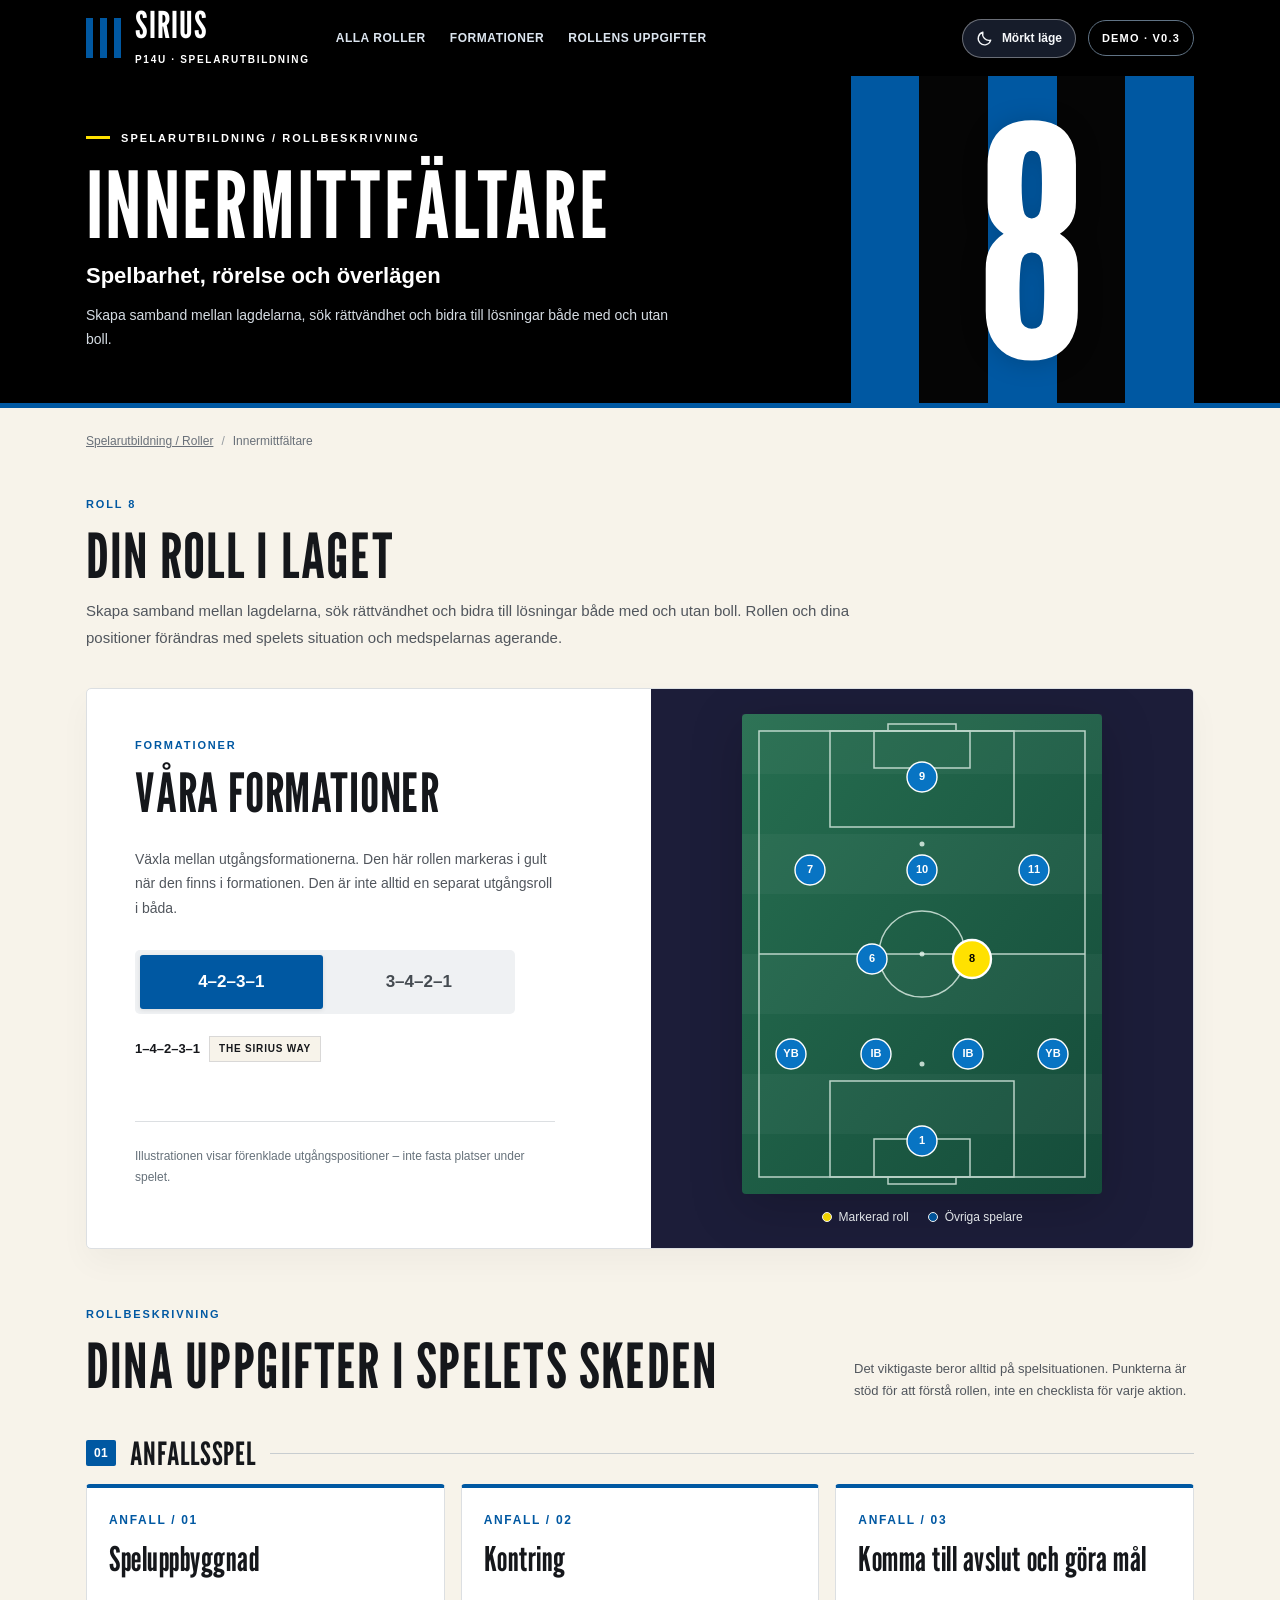
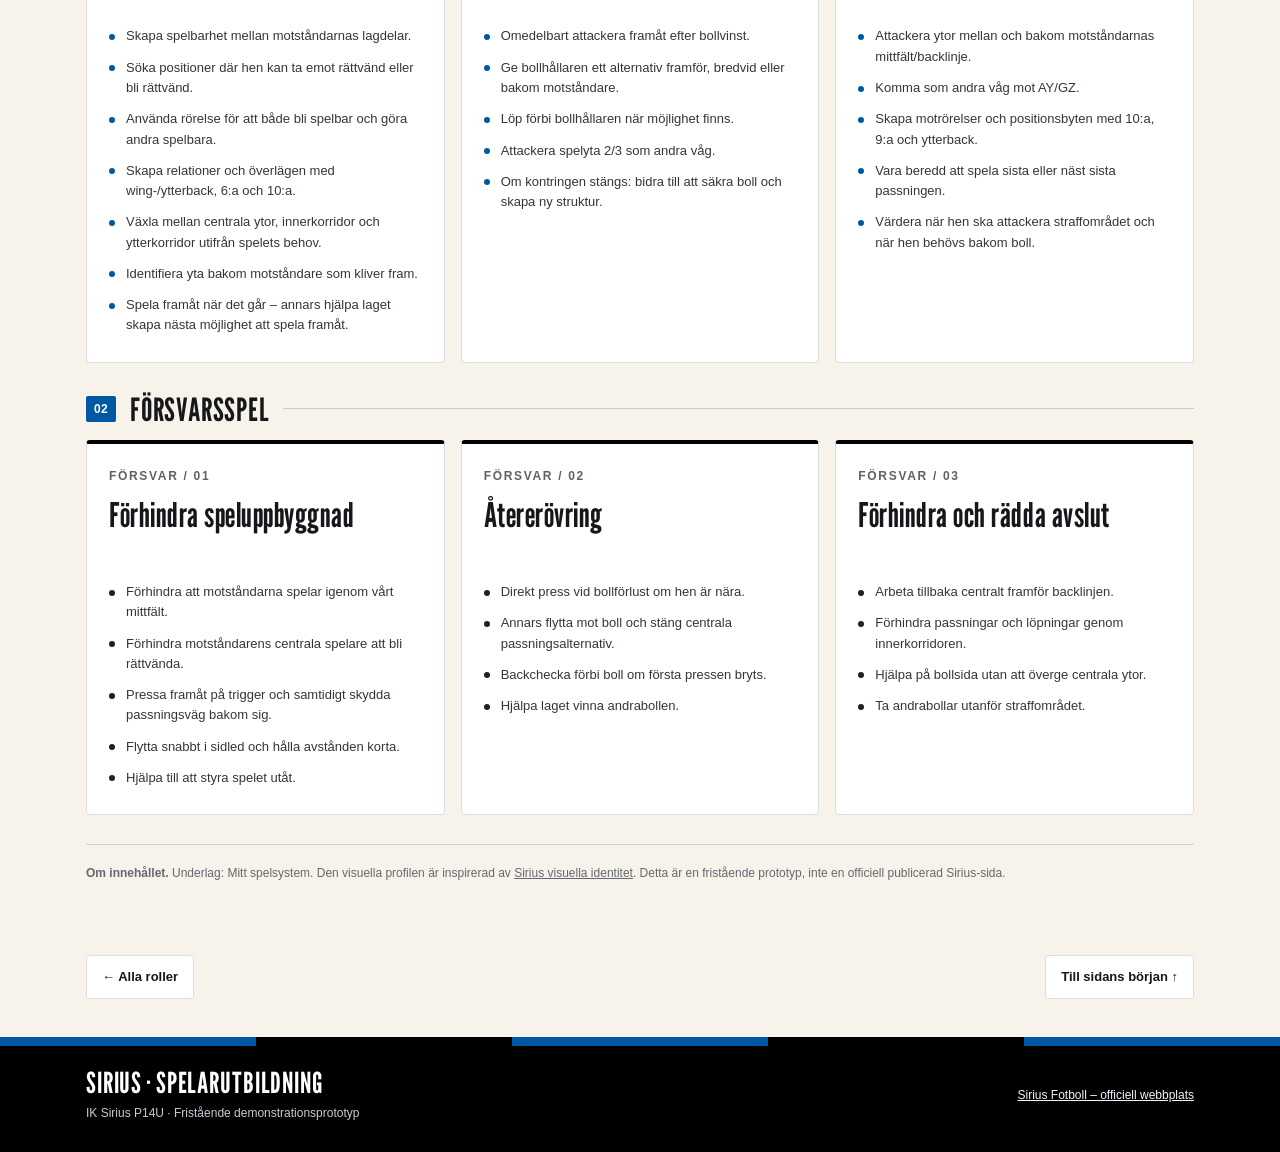
<file: roller/innermittfaltare.html>
<!doctype html><html lang="sv"><head><meta charset="utf-8"><meta name="viewport" content="width=device-width, initial-scale=1"><meta name="theme-color" content="#000000"><meta name="description" content="Skapa samband mellan lagdelarna, sök rättvändhet och bidra till lösningar både med och utan boll."><title>Innermittfältare | Sirius P14U – Spelarutbildning</title><link rel="preconnect" href="https://fonts.googleapis.com"><link rel="preconnect" href="https://fonts.gstatic.com" crossorigin><link href="https://fonts.googleapis.com/css2?family=League+Gothic&display=swap" rel="stylesheet"><link href="https://api.fontshare.com/v2/css?f[]=satoshi@400,500,700&display=swap" rel="stylesheet"><script>(()=>{let s=null;try{s=localStorage.getItem('sirius-p14u-theme')}catch(e){};let d=window.matchMedia&&window.matchMedia('(prefers-color-scheme: dark)').matches;document.documentElement.dataset.theme=s==='dark'||s==='light'?s:(d?'dark':'light')})();</script><link rel="stylesheet" href="../assets/style.css"></head><body data-current-role="eight"><a href="#main" class="skip">Hoppa till innehållet</a><header class="topbar"><div class="container"><a class="brand" href="../index.html" aria-label="Sirius P14U – alla roller"><span class="brand-band" aria-hidden="true"><i></i><i></i><i></i><i></i><i></i></span><span><span class="brand-title">SIRIUS</span><span class="brand-subtitle">P14U · SPELARUTBILDNING</span></span></a><nav aria-label="Huvudnavigation"><a href="../index.html" >ALLA ROLLER</a><a href="#formationer">FORMATIONER</a><a href="#skeden">ROLLENS UPPGIFTER</a></nav><div class="topbar-actions"><button type="button" id="theme-toggle" class="theme-toggle" aria-pressed="false" aria-label="Aktivera mörkt läge" title="Växla mellan ljust och mörkt läge"><svg class="theme-icon-moon" viewBox="0 0 24 24" aria-hidden="true"><path d="M20.8 14.3A9 9 0 0 1 9.7 3.2a9 9 0 1 0 11.1 11.1Z"/></svg><svg class="theme-icon-sun" viewBox="0 0 24 24" aria-hidden="true"><circle cx="12" cy="12" r="4"/><path d="M12 2v2m0 16v2M4.93 4.93l1.42 1.42m11.3 11.3 1.42 1.42M2 12h2m16 0h2M4.93 19.07l1.42-1.42m11.3-11.3 1.42-1.42"/></svg><span class="theme-label">Mörkt läge</span></button><span class="topbar-pill">DEMO · V0.3</span></div></div></header><div class="hero" id="top"><div class="container hero-grid"><div class="hero-main is-long"><div class="eyebrow">Spelarutbildning / Rollbeskrivning</div><h1>Innermittfältare</h1><p class="hero-lead">Spelbarhet, rörelse och överlägen</p><p class="hero-p">Skapa samband mellan lagdelarna, sök rättvändhet och bidra till lösningar både med och utan boll.</p></div><div class="hero-stripes" aria-hidden="true"><span></span><span></span><span></span><span></span><span></span><div class="hero-number">8</div></div></div></div><div class="hero-footer"></div><div class="container breadcrumb"><a href="../index.html">Spelarutbildning / Roller</a><span>/</span>Innermittfältare</div><main id="main"><section class="container intro-section" aria-labelledby="understand-title"><span class="section-label">Roll 8</span><h2 class="section-title" id="understand-title">Din roll i laget</h2><p>Skapa samband mellan lagdelarna, sök rättvändhet och bidra till lösningar både med och utan boll. Rollen och dina positioner förändras med spelets situation och medspelarnas agerande.</p></section><section class="container formation-section" id="formationer" aria-labelledby="formation-title"><div class="formation-card"><div class="formation-info"><span class="section-label">Formationer</span><h3 id="formation-title">Våra formationer</h3><p class="form-text">Växla mellan utgångsformationerna. Den här rollen markeras i gult när den finns i formationen. Den är inte alltid en separat utgångsroll i båda.</p><div class="formation-tabs" role="group" aria-label="Välj formation"><button type="button" class="formation-tab" data-formation="4231" aria-pressed="true">4–2–3–1</button><button type="button" class="formation-tab" data-formation="3421" aria-pressed="false">3–4–2–1</button></div><div class="formation-caption" aria-live="polite"><strong id="formation-name">1–4–2–3–1</strong><span id="formation-source">The Sirius Way</span></div><p class="formation-note" id="formation-note">Utgångspositionerna är förenklade och förändras i spelet.</p></div><div class="pitch-panel"><svg id="pitch" class="pitch-svg" viewBox="0 0 360 480" role="img" aria-label="Fotbollsplan med spelarnas utgångspositioner">
<defs><linearGradient id="grass" x1="0" y1="0" x2="1" y2="1"><stop stop-color="#266E50"/><stop offset="1" stop-color="#154C3A"/></linearGradient></defs>
<rect x="0" y="0" width="360" height="480" rx="4" fill="url(#grass)"/>
<g fill="#ffffff" opacity=".035"><rect width="360" height="60"/><rect y="120" width="360" height="60"/><rect y="240" width="360" height="60"/><rect y="360" width="360" height="60"/></g>
<g stroke="#E8F6EE" stroke-width="1.5" fill="none" opacity=".77"><rect x="17" y="17" width="326" height="446"/><line x1="17" y1="240" x2="343" y2="240"/><circle cx="180" cy="240" r="43"/><rect x="88" y="17" width="184" height="96"/><rect x="132" y="17" width="96" height="37"/><rect x="88" y="367" width="184" height="96"/><rect x="132" y="425" width="96" height="38"/><path d="M146 463V470H214V463"/><path d="M146 17V10H214V17"/></g>
<g fill="#E8F6EE" opacity=".8"><circle cx="180" cy="240" r="2.5"/><circle cx="180" cy="350" r="2.5"/><circle cx="180" cy="130" r="2.5"/></g>
<g id="players" aria-hidden="true"></g></svg><div class="legend"><span class="legend-item"><i class="legend-dot gk"></i><span id="primary-legend">Markerad roll</span></span><span class="legend-item"><i class="legend-dot"></i>Övriga spelare</span></div></div></div></section><section class="container sections" id="skeden" aria-labelledby="roles-title"><div class="sections-head"><div><span class="section-label">Rollbeskrivning</span><h2 class="section-title" id="roles-title">Dina uppgifter i spelets skeden</h2></div><p>Det viktigaste beror alltid på spelsituationen. Punkterna är stöd för att förstå rollen, inte en checklista för varje aktion.</p></div><h3 class="subsection-heading"><span class="num">01</span>Anfallsspel</h3><div class="cards"><article class="role-card"><div class="card-index">ANFALL / 01</div><h4>Speluppbyggnad</h4><ul><li>Skapa spelbarhet mellan motståndarnas lagdelar.</li><li>Söka positioner där hen kan ta emot rättvänd eller bli rättvänd.</li><li>Använda rörelse för att både bli spelbar och göra andra spelbara.</li><li>Skapa relationer och överlägen med wing-/ytterback, 6:a och 10:a.</li><li>Växla mellan centrala ytor, innerkorridor och ytterkorridor utifrån spelets behov.</li><li>Identifiera yta bakom motståndare som kliver fram.</li><li>Spela framåt när det går – annars hjälpa laget skapa nästa möjlighet att spela framåt.</li></ul></article>
<article class="role-card"><div class="card-index">ANFALL / 02</div><h4>Kontring</h4><ul><li>Omedelbart attackera framåt efter bollvinst.</li><li>Ge bollhållaren ett alternativ framför, bredvid eller bakom motståndare.</li><li>Löp förbi bollhållaren när möjlighet finns.</li><li>Attackera spelyta 2/3 som andra våg.</li><li>Om kontringen stängs: bidra till att säkra boll och skapa ny struktur.</li></ul></article>
<article class="role-card"><div class="card-index">ANFALL / 03</div><h4>Komma till avslut och göra mål</h4><ul><li>Attackera ytor mellan och bakom motståndarnas mittfält/backlinje.</li><li>Komma som andra våg mot AY/GZ.</li><li>Skapa motrörelser och positionsbyten med 10:a, 9:a och ytterback.</li><li>Vara beredd att spela sista eller näst sista passningen.</li><li>Värdera när hen ska attackera straffområdet och när hen behövs bakom boll.</li></ul></article></div><h3 class="subsection-heading"><span class="num">02</span>Försvarsspel</h3><div class="cards"><article class="role-card defense"><div class="card-index">FÖRSVAR / 01</div><h4>Förhindra speluppbyggnad</h4><ul><li>Förhindra att motståndarna spelar igenom vårt mittfält.</li><li>Förhindra motståndarens centrala spelare att bli rättvända.</li><li>Pressa framåt på trigger och samtidigt skydda passningsväg bakom sig.</li><li>Flytta snabbt i sidled och hålla avstånden korta.</li><li>Hjälpa till att styra spelet utåt.</li></ul></article>
<article class="role-card defense"><div class="card-index">FÖRSVAR / 02</div><h4>Återerövring</h4><ul><li>Direkt press vid bollförlust om hen är nära.</li><li>Annars flytta mot boll och stäng centrala passningsalternativ.</li><li>Backchecka förbi boll om första pressen bryts.</li><li>Hjälpa laget vinna andrabollen.</li></ul></article>
<article class="role-card defense"><div class="card-index">FÖRSVAR / 03</div><h4>Förhindra och rädda avslut</h4><ul><li>Arbeta tillbaka centralt framför backlinjen.</li><li>Förhindra passningar och löpningar genom innerkorridoren.</li><li>Hjälpa på bollsida utan att överge centrala ytor.</li><li>Ta andrabollar utanför straffområdet.</li></ul></article></div><div class="source-section"><strong>Om innehållet.</strong> Underlag: Mitt spelsystem. Den visuella profilen är inspirerad av <a href="https://www.siriusfotboll.se/var-identitet/" target="_blank" rel="noopener noreferrer">Sirius visuella identitet</a>. Detta är en fristående prototyp, inte en officiell publicerad Sirius-sida.</div></section><div class="container detail-nav"><a href="../index.html">← Alla roller</a><a href="#top">Till sidans början ↑</a></div></main><div class="footer-stripes" aria-hidden="true"></div><footer class="footer"><div class="container footer-row"><div><div class="footer-name">SIRIUS · SPELARUTBILDNING</div><p>IK Sirius P14U · Fristående demonstrationsprototyp</p></div><a href="https://www.siriusfotboll.se/" target="_blank" rel="noopener noreferrer">Sirius Fotboll – officiell webbplats</a></div></footer><script src="../assets/app.js" defer></script></body></html>
</file>
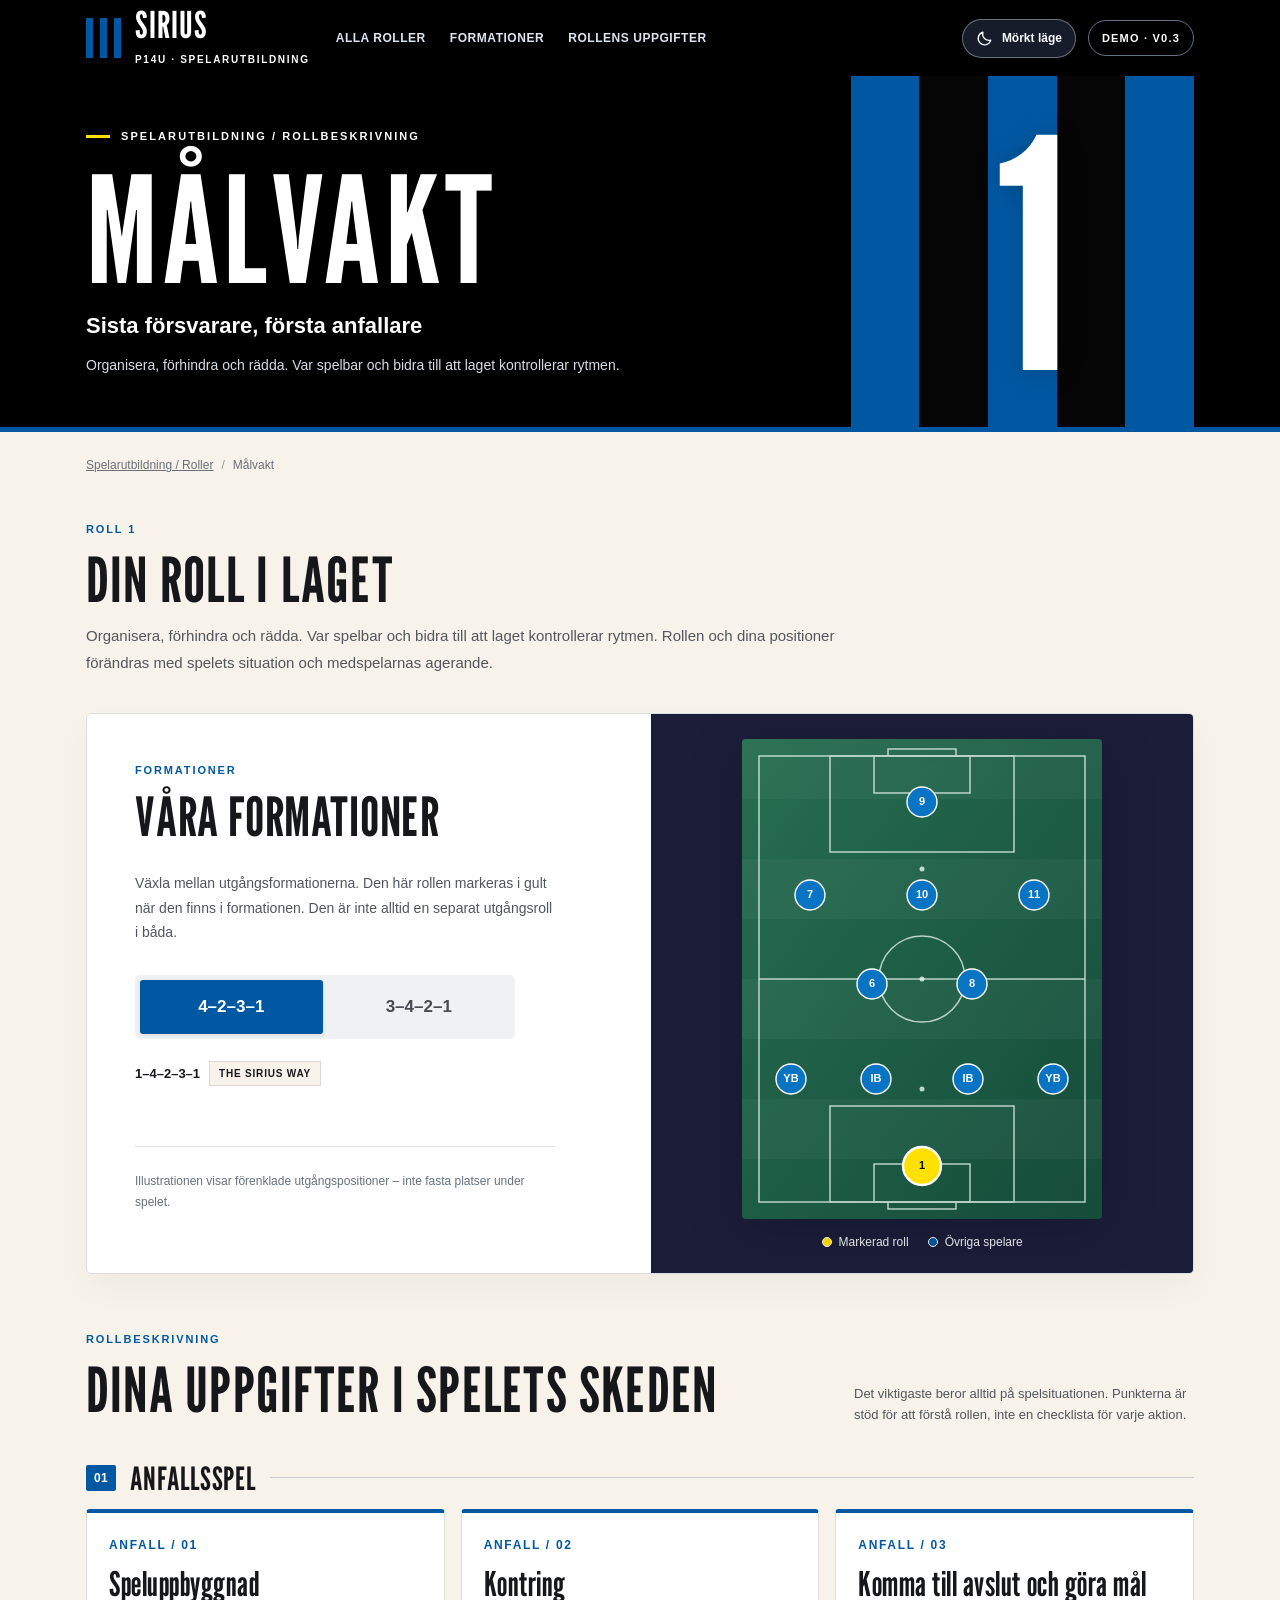
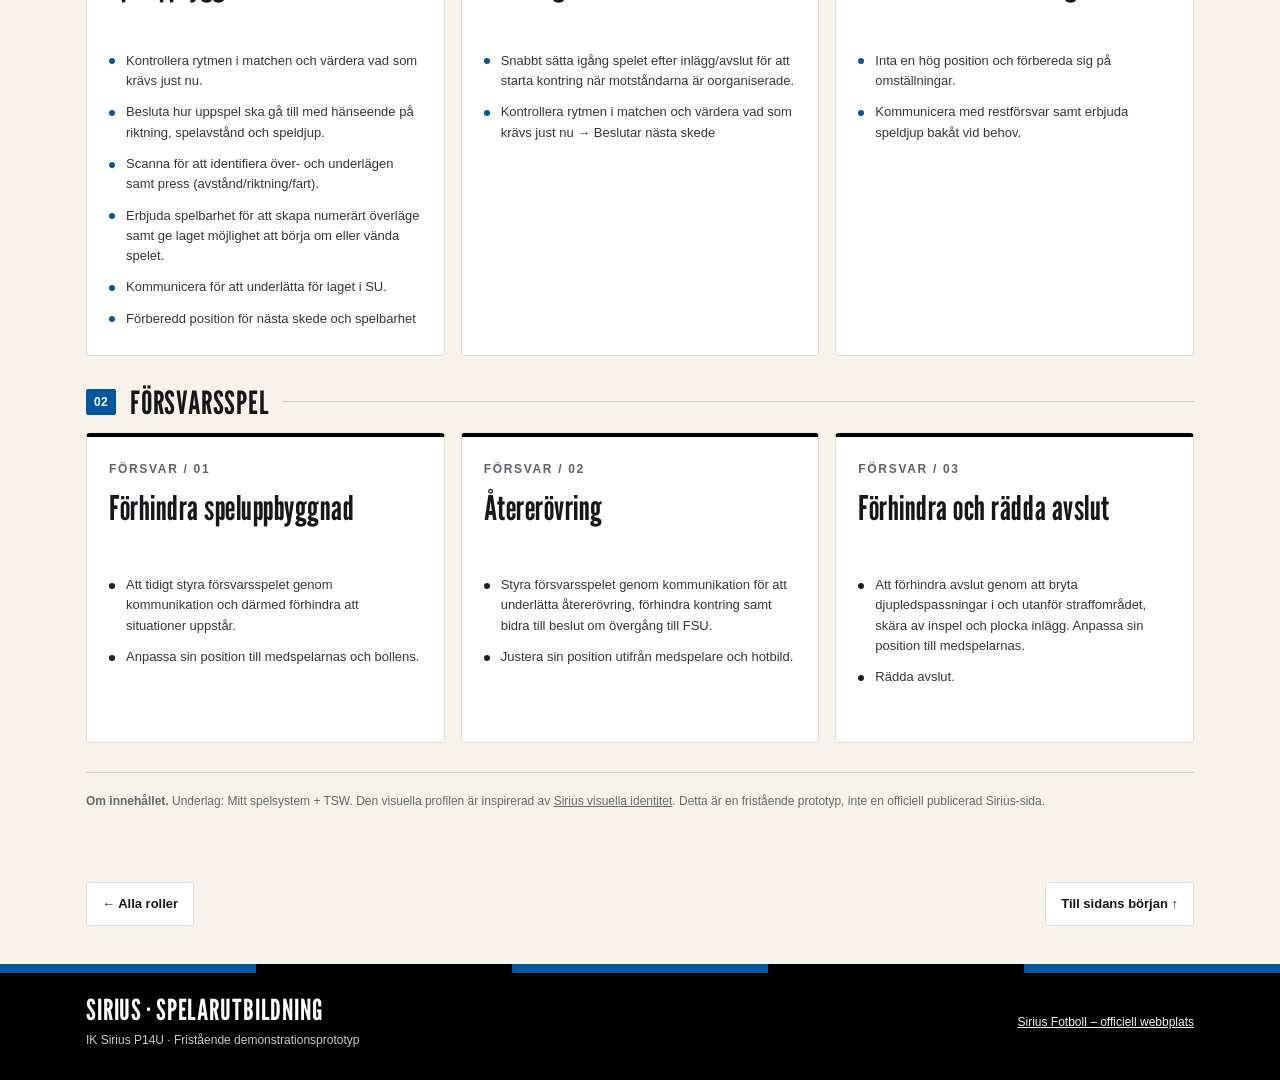
<file: roller/malvakt.html>
<!doctype html><html lang="sv"><head><meta charset="utf-8"><meta name="viewport" content="width=device-width, initial-scale=1"><meta name="theme-color" content="#000000"><meta name="description" content="Organisera, förhindra och rädda. Var spelbar och bidra till att laget kontrollerar rytmen."><title>Målvakt | Sirius P14U – Spelarutbildning</title><link rel="preconnect" href="https://fonts.googleapis.com"><link rel="preconnect" href="https://fonts.gstatic.com" crossorigin><link href="https://fonts.googleapis.com/css2?family=League+Gothic&display=swap" rel="stylesheet"><link href="https://api.fontshare.com/v2/css?f[]=satoshi@400,500,700&display=swap" rel="stylesheet"><script>(()=>{let s=null;try{s=localStorage.getItem('sirius-p14u-theme')}catch(e){};let d=window.matchMedia&&window.matchMedia('(prefers-color-scheme: dark)').matches;document.documentElement.dataset.theme=s==='dark'||s==='light'?s:(d?'dark':'light')})();</script><link rel="stylesheet" href="../assets/style.css"></head><body data-current-role="gk"><a href="#main" class="skip">Hoppa till innehållet</a><header class="topbar"><div class="container"><a class="brand" href="../index.html" aria-label="Sirius P14U – alla roller"><span class="brand-band" aria-hidden="true"><i></i><i></i><i></i><i></i><i></i></span><span><span class="brand-title">SIRIUS</span><span class="brand-subtitle">P14U · SPELARUTBILDNING</span></span></a><nav aria-label="Huvudnavigation"><a href="../index.html" >ALLA ROLLER</a><a href="#formationer">FORMATIONER</a><a href="#skeden">ROLLENS UPPGIFTER</a></nav><div class="topbar-actions"><button type="button" id="theme-toggle" class="theme-toggle" aria-pressed="false" aria-label="Aktivera mörkt läge" title="Växla mellan ljust och mörkt läge"><svg class="theme-icon-moon" viewBox="0 0 24 24" aria-hidden="true"><path d="M20.8 14.3A9 9 0 0 1 9.7 3.2a9 9 0 1 0 11.1 11.1Z"/></svg><svg class="theme-icon-sun" viewBox="0 0 24 24" aria-hidden="true"><circle cx="12" cy="12" r="4"/><path d="M12 2v2m0 16v2M4.93 4.93l1.42 1.42m11.3 11.3 1.42 1.42M2 12h2m16 0h2M4.93 19.07l1.42-1.42m11.3-11.3 1.42-1.42"/></svg><span class="theme-label">Mörkt läge</span></button><span class="topbar-pill">DEMO · V0.3</span></div></div></header><div class="hero" id="top"><div class="container hero-grid"><div class="hero-main"><div class="eyebrow">Spelarutbildning / Rollbeskrivning</div><h1>Målvakt</h1><p class="hero-lead">Sista försvarare, första anfallare</p><p class="hero-p">Organisera, förhindra och rädda. Var spelbar och bidra till att laget kontrollerar rytmen.</p></div><div class="hero-stripes" aria-hidden="true"><span></span><span></span><span></span><span></span><span></span><div class="hero-number">1</div></div></div></div><div class="hero-footer"></div><div class="container breadcrumb"><a href="../index.html">Spelarutbildning / Roller</a><span>/</span>Målvakt</div><main id="main"><section class="container intro-section" aria-labelledby="understand-title"><span class="section-label">Roll 1</span><h2 class="section-title" id="understand-title">Din roll i laget</h2><p>Organisera, förhindra och rädda. Var spelbar och bidra till att laget kontrollerar rytmen. Rollen och dina positioner förändras med spelets situation och medspelarnas agerande.</p></section><section class="container formation-section" id="formationer" aria-labelledby="formation-title"><div class="formation-card"><div class="formation-info"><span class="section-label">Formationer</span><h3 id="formation-title">Våra formationer</h3><p class="form-text">Växla mellan utgångsformationerna. Den här rollen markeras i gult när den finns i formationen. Den är inte alltid en separat utgångsroll i båda.</p><div class="formation-tabs" role="group" aria-label="Välj formation"><button type="button" class="formation-tab" data-formation="4231" aria-pressed="true">4–2–3–1</button><button type="button" class="formation-tab" data-formation="3421" aria-pressed="false">3–4–2–1</button></div><div class="formation-caption" aria-live="polite"><strong id="formation-name">1–4–2–3–1</strong><span id="formation-source">The Sirius Way</span></div><p class="formation-note" id="formation-note">Utgångspositionerna är förenklade och förändras i spelet.</p></div><div class="pitch-panel"><svg id="pitch" class="pitch-svg" viewBox="0 0 360 480" role="img" aria-label="Fotbollsplan med spelarnas utgångspositioner">
<defs><linearGradient id="grass" x1="0" y1="0" x2="1" y2="1"><stop stop-color="#266E50"/><stop offset="1" stop-color="#154C3A"/></linearGradient></defs>
<rect x="0" y="0" width="360" height="480" rx="4" fill="url(#grass)"/>
<g fill="#ffffff" opacity=".035"><rect width="360" height="60"/><rect y="120" width="360" height="60"/><rect y="240" width="360" height="60"/><rect y="360" width="360" height="60"/></g>
<g stroke="#E8F6EE" stroke-width="1.5" fill="none" opacity=".77"><rect x="17" y="17" width="326" height="446"/><line x1="17" y1="240" x2="343" y2="240"/><circle cx="180" cy="240" r="43"/><rect x="88" y="17" width="184" height="96"/><rect x="132" y="17" width="96" height="37"/><rect x="88" y="367" width="184" height="96"/><rect x="132" y="425" width="96" height="38"/><path d="M146 463V470H214V463"/><path d="M146 17V10H214V17"/></g>
<g fill="#E8F6EE" opacity=".8"><circle cx="180" cy="240" r="2.5"/><circle cx="180" cy="350" r="2.5"/><circle cx="180" cy="130" r="2.5"/></g>
<g id="players" aria-hidden="true"></g></svg><div class="legend"><span class="legend-item"><i class="legend-dot gk"></i><span id="primary-legend">Markerad roll</span></span><span class="legend-item"><i class="legend-dot"></i>Övriga spelare</span></div></div></div></section><section class="container sections" id="skeden" aria-labelledby="roles-title"><div class="sections-head"><div><span class="section-label">Rollbeskrivning</span><h2 class="section-title" id="roles-title">Dina uppgifter i spelets skeden</h2></div><p>Det viktigaste beror alltid på spelsituationen. Punkterna är stöd för att förstå rollen, inte en checklista för varje aktion.</p></div><h3 class="subsection-heading"><span class="num">01</span>Anfallsspel</h3><div class="cards"><article class="role-card"><div class="card-index">ANFALL / 01</div><h4>Speluppbyggnad</h4><ul><li>Kontrollera rytmen i matchen och värdera vad som krävs just nu.</li><li>Besluta hur uppspel ska gå till med hänseende på riktning, spelavstånd och speldjup.</li><li>Scanna för att identifiera över- och underlägen samt press (avstånd/riktning/fart).</li><li>Erbjuda spelbarhet för att skapa numerärt överläge samt ge laget möjlighet att börja om eller vända spelet.</li><li>Kommunicera för att underlätta för laget i SU.</li><li>Förberedd position för nästa skede och spelbarhet</li></ul></article>
<article class="role-card"><div class="card-index">ANFALL / 02</div><h4>Kontring</h4><ul><li>Snabbt sätta igång spelet efter inlägg/avslut för att starta kontring när motståndarna är oorganiserade.</li><li>Kontrollera rytmen i matchen och värdera vad som krävs just nu → Beslutar nästa skede</li></ul></article>
<article class="role-card"><div class="card-index">ANFALL / 03</div><h4>Komma till avslut och göra mål</h4><ul><li>Inta en hög position och förbereda sig på omställningar.</li><li>Kommunicera med restförsvar samt erbjuda speldjup bakåt vid behov.</li></ul></article></div><h3 class="subsection-heading"><span class="num">02</span>Försvarsspel</h3><div class="cards"><article class="role-card defense"><div class="card-index">FÖRSVAR / 01</div><h4>Förhindra speluppbyggnad</h4><ul><li>Att tidigt styra försvarsspelet genom kommunikation och därmed förhindra att situationer uppstår.</li><li>Anpassa sin position till medspelarnas och bollens.</li></ul></article>
<article class="role-card defense"><div class="card-index">FÖRSVAR / 02</div><h4>Återerövring</h4><ul><li>Styra försvarsspelet genom kommunikation för att underlätta återerövring, förhindra kontring samt bidra till beslut om övergång till FSU.</li><li>Justera sin position utifrån medspelare och hotbild.</li></ul></article>
<article class="role-card defense"><div class="card-index">FÖRSVAR / 03</div><h4>Förhindra och rädda avslut</h4><ul><li>Att förhindra avslut genom att bryta djupledspassningar i och utanför straffområdet, skära av inspel och plocka inlägg. Anpassa sin position till medspelarnas.</li><li>Rädda avslut.</li></ul></article></div><div class="source-section"><strong>Om innehållet.</strong> Underlag: Mitt spelsystem + TSW. Den visuella profilen är inspirerad av <a href="https://www.siriusfotboll.se/var-identitet/" target="_blank" rel="noopener noreferrer">Sirius visuella identitet</a>. Detta är en fristående prototyp, inte en officiell publicerad Sirius-sida.</div></section><div class="container detail-nav"><a href="../index.html">← Alla roller</a><a href="#top">Till sidans början ↑</a></div></main><div class="footer-stripes" aria-hidden="true"></div><footer class="footer"><div class="container footer-row"><div><div class="footer-name">SIRIUS · SPELARUTBILDNING</div><p>IK Sirius P14U · Fristående demonstrationsprototyp</p></div><a href="https://www.siriusfotboll.se/" target="_blank" rel="noopener noreferrer">Sirius Fotboll – officiell webbplats</a></div></footer><script src="../assets/app.js" defer></script></body></html>
</file>
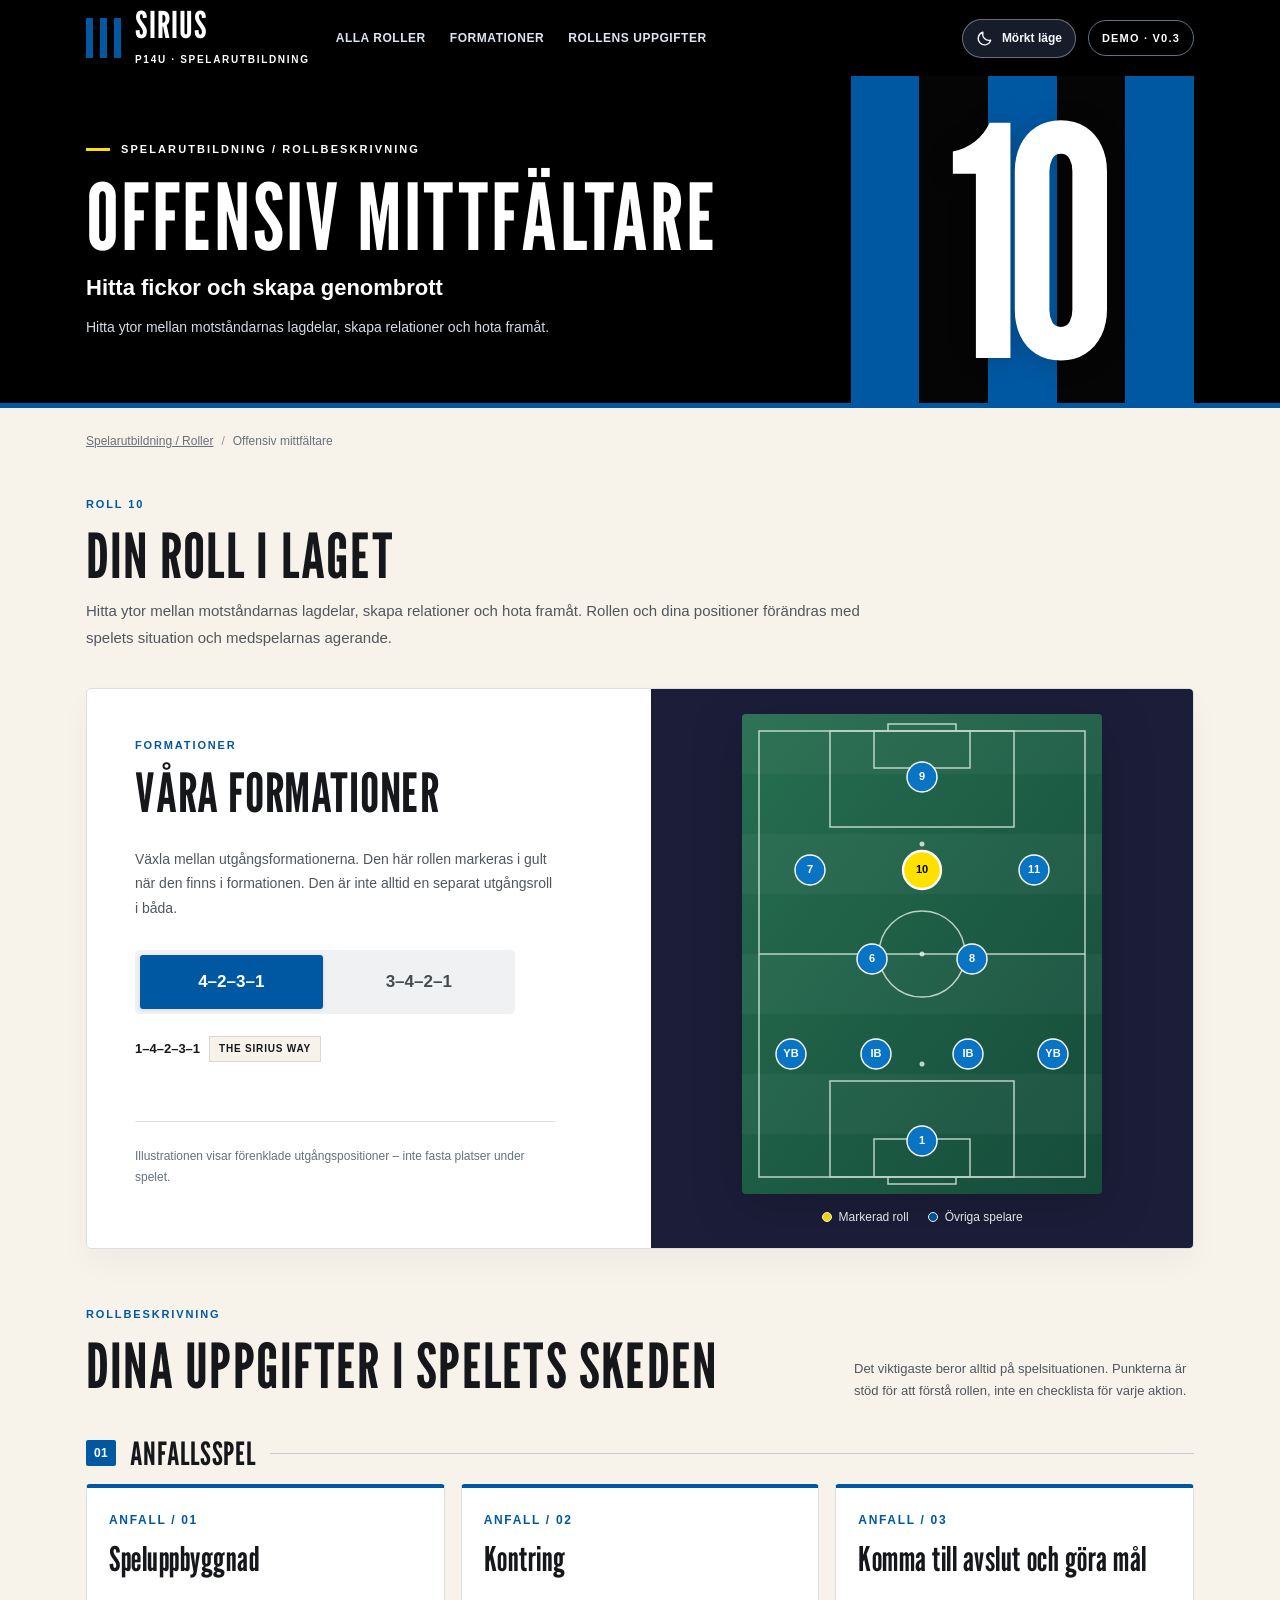
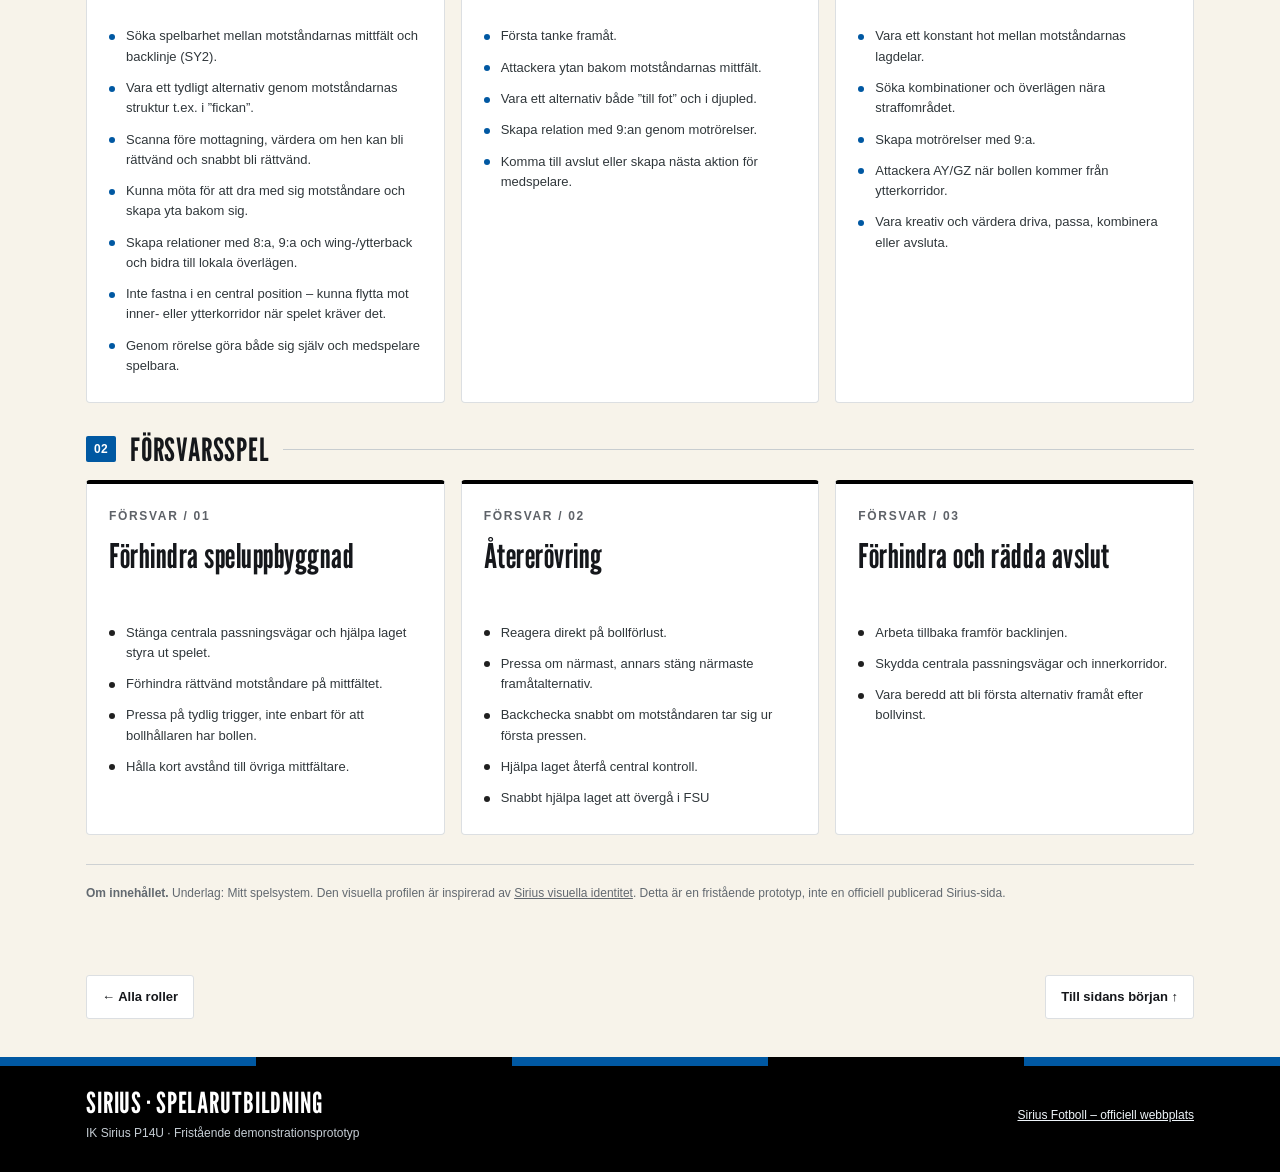
<file: roller/offensiv-mittfaltare.html>
<!doctype html><html lang="sv"><head><meta charset="utf-8"><meta name="viewport" content="width=device-width, initial-scale=1"><meta name="theme-color" content="#000000"><meta name="description" content="Hitta ytor mellan motståndarnas lagdelar, skapa relationer och hota framåt."><title>Offensiv mittfältare | Sirius P14U – Spelarutbildning</title><link rel="preconnect" href="https://fonts.googleapis.com"><link rel="preconnect" href="https://fonts.gstatic.com" crossorigin><link href="https://fonts.googleapis.com/css2?family=League+Gothic&display=swap" rel="stylesheet"><link href="https://api.fontshare.com/v2/css?f[]=satoshi@400,500,700&display=swap" rel="stylesheet"><script>(()=>{let s=null;try{s=localStorage.getItem('sirius-p14u-theme')}catch(e){};let d=window.matchMedia&&window.matchMedia('(prefers-color-scheme: dark)').matches;document.documentElement.dataset.theme=s==='dark'||s==='light'?s:(d?'dark':'light')})();</script><link rel="stylesheet" href="../assets/style.css"></head><body data-current-role="ten"><a href="#main" class="skip">Hoppa till innehållet</a><header class="topbar"><div class="container"><a class="brand" href="../index.html" aria-label="Sirius P14U – alla roller"><span class="brand-band" aria-hidden="true"><i></i><i></i><i></i><i></i><i></i></span><span><span class="brand-title">SIRIUS</span><span class="brand-subtitle">P14U · SPELARUTBILDNING</span></span></a><nav aria-label="Huvudnavigation"><a href="../index.html" >ALLA ROLLER</a><a href="#formationer">FORMATIONER</a><a href="#skeden">ROLLENS UPPGIFTER</a></nav><div class="topbar-actions"><button type="button" id="theme-toggle" class="theme-toggle" aria-pressed="false" aria-label="Aktivera mörkt läge" title="Växla mellan ljust och mörkt läge"><svg class="theme-icon-moon" viewBox="0 0 24 24" aria-hidden="true"><path d="M20.8 14.3A9 9 0 0 1 9.7 3.2a9 9 0 1 0 11.1 11.1Z"/></svg><svg class="theme-icon-sun" viewBox="0 0 24 24" aria-hidden="true"><circle cx="12" cy="12" r="4"/><path d="M12 2v2m0 16v2M4.93 4.93l1.42 1.42m11.3 11.3 1.42 1.42M2 12h2m16 0h2M4.93 19.07l1.42-1.42m11.3-11.3 1.42-1.42"/></svg><span class="theme-label">Mörkt läge</span></button><span class="topbar-pill">DEMO · V0.3</span></div></div></header><div class="hero" id="top"><div class="container hero-grid"><div class="hero-main is-long"><div class="eyebrow">Spelarutbildning / Rollbeskrivning</div><h1>Offensiv mittfältare</h1><p class="hero-lead">Hitta fickor och skapa genombrott</p><p class="hero-p">Hitta ytor mellan motståndarnas lagdelar, skapa relationer och hota framåt.</p></div><div class="hero-stripes" aria-hidden="true"><span></span><span></span><span></span><span></span><span></span><div class="hero-number">10</div></div></div></div><div class="hero-footer"></div><div class="container breadcrumb"><a href="../index.html">Spelarutbildning / Roller</a><span>/</span>Offensiv mittfältare</div><main id="main"><section class="container intro-section" aria-labelledby="understand-title"><span class="section-label">Roll 10</span><h2 class="section-title" id="understand-title">Din roll i laget</h2><p>Hitta ytor mellan motståndarnas lagdelar, skapa relationer och hota framåt. Rollen och dina positioner förändras med spelets situation och medspelarnas agerande.</p></section><section class="container formation-section" id="formationer" aria-labelledby="formation-title"><div class="formation-card"><div class="formation-info"><span class="section-label">Formationer</span><h3 id="formation-title">Våra formationer</h3><p class="form-text">Växla mellan utgångsformationerna. Den här rollen markeras i gult när den finns i formationen. Den är inte alltid en separat utgångsroll i båda.</p><div class="formation-tabs" role="group" aria-label="Välj formation"><button type="button" class="formation-tab" data-formation="4231" aria-pressed="true">4–2–3–1</button><button type="button" class="formation-tab" data-formation="3421" aria-pressed="false">3–4–2–1</button></div><div class="formation-caption" aria-live="polite"><strong id="formation-name">1–4–2–3–1</strong><span id="formation-source">The Sirius Way</span></div><p class="formation-note" id="formation-note">Utgångspositionerna är förenklade och förändras i spelet.</p></div><div class="pitch-panel"><svg id="pitch" class="pitch-svg" viewBox="0 0 360 480" role="img" aria-label="Fotbollsplan med spelarnas utgångspositioner">
<defs><linearGradient id="grass" x1="0" y1="0" x2="1" y2="1"><stop stop-color="#266E50"/><stop offset="1" stop-color="#154C3A"/></linearGradient></defs>
<rect x="0" y="0" width="360" height="480" rx="4" fill="url(#grass)"/>
<g fill="#ffffff" opacity=".035"><rect width="360" height="60"/><rect y="120" width="360" height="60"/><rect y="240" width="360" height="60"/><rect y="360" width="360" height="60"/></g>
<g stroke="#E8F6EE" stroke-width="1.5" fill="none" opacity=".77"><rect x="17" y="17" width="326" height="446"/><line x1="17" y1="240" x2="343" y2="240"/><circle cx="180" cy="240" r="43"/><rect x="88" y="17" width="184" height="96"/><rect x="132" y="17" width="96" height="37"/><rect x="88" y="367" width="184" height="96"/><rect x="132" y="425" width="96" height="38"/><path d="M146 463V470H214V463"/><path d="M146 17V10H214V17"/></g>
<g fill="#E8F6EE" opacity=".8"><circle cx="180" cy="240" r="2.5"/><circle cx="180" cy="350" r="2.5"/><circle cx="180" cy="130" r="2.5"/></g>
<g id="players" aria-hidden="true"></g></svg><div class="legend"><span class="legend-item"><i class="legend-dot gk"></i><span id="primary-legend">Markerad roll</span></span><span class="legend-item"><i class="legend-dot"></i>Övriga spelare</span></div></div></div></section><section class="container sections" id="skeden" aria-labelledby="roles-title"><div class="sections-head"><div><span class="section-label">Rollbeskrivning</span><h2 class="section-title" id="roles-title">Dina uppgifter i spelets skeden</h2></div><p>Det viktigaste beror alltid på spelsituationen. Punkterna är stöd för att förstå rollen, inte en checklista för varje aktion.</p></div><h3 class="subsection-heading"><span class="num">01</span>Anfallsspel</h3><div class="cards"><article class="role-card"><div class="card-index">ANFALL / 01</div><h4>Speluppbyggnad</h4><ul><li>Söka spelbarhet mellan motståndarnas mittfält och backlinje (SY2).</li><li>Vara ett tydligt alternativ genom motståndarnas struktur t.ex. i ”fickan”.</li><li>Scanna före mottagning, värdera om hen kan bli rättvänd och snabbt bli rättvänd.</li><li>Kunna möta för att dra med sig motståndare och skapa yta bakom sig.</li><li>Skapa relationer med 8:a, 9:a och wing-/ytterback och bidra till lokala överlägen.</li><li>Inte fastna i en central position – kunna flytta mot inner- eller ytterkorridor när spelet kräver det.</li><li>Genom rörelse göra både sig själv och medspelare spelbara.</li></ul></article>
<article class="role-card"><div class="card-index">ANFALL / 02</div><h4>Kontring</h4><ul><li>Första tanke framåt.</li><li>Attackera ytan bakom motståndarnas mittfält.</li><li>Vara ett alternativ både ”till fot” och i djupled.</li><li>Skapa relation med 9:an genom motrörelser.</li><li>Komma till avslut eller skapa nästa aktion för medspelare.</li></ul></article>
<article class="role-card"><div class="card-index">ANFALL / 03</div><h4>Komma till avslut och göra mål</h4><ul><li>Vara ett konstant hot mellan motståndarnas lagdelar.</li><li>Söka kombinationer och överlägen nära straffområdet.</li><li>Skapa motrörelser med 9:a.</li><li>Attackera AY/GZ när bollen kommer från ytterkorridor.</li><li>Vara kreativ och värdera driva, passa, kombinera eller avsluta.</li></ul></article></div><h3 class="subsection-heading"><span class="num">02</span>Försvarsspel</h3><div class="cards"><article class="role-card defense"><div class="card-index">FÖRSVAR / 01</div><h4>Förhindra speluppbyggnad</h4><ul><li>Stänga centrala passningsvägar och hjälpa laget styra ut spelet.</li><li>Förhindra rättvänd motståndare på mittfältet.</li><li>Pressa på tydlig trigger, inte enbart för att bollhållaren har bollen.</li><li>Hålla kort avstånd till övriga mittfältare.</li></ul></article>
<article class="role-card defense"><div class="card-index">FÖRSVAR / 02</div><h4>Återerövring</h4><ul><li>Reagera direkt på bollförlust.</li><li>Pressa om närmast, annars stäng närmaste framåtalternativ.</li><li>Backchecka snabbt om motståndaren tar sig ur första pressen.</li><li>Hjälpa laget återfå central kontroll.</li><li>Snabbt hjälpa laget att övergå i FSU</li></ul></article>
<article class="role-card defense"><div class="card-index">FÖRSVAR / 03</div><h4>Förhindra och rädda avslut</h4><ul><li>Arbeta tillbaka framför backlinjen.</li><li>Skydda centrala passningsvägar och innerkorridor.</li><li>Vara beredd att bli första alternativ framåt efter bollvinst.</li></ul></article></div><div class="source-section"><strong>Om innehållet.</strong> Underlag: Mitt spelsystem. Den visuella profilen är inspirerad av <a href="https://www.siriusfotboll.se/var-identitet/" target="_blank" rel="noopener noreferrer">Sirius visuella identitet</a>. Detta är en fristående prototyp, inte en officiell publicerad Sirius-sida.</div></section><div class="container detail-nav"><a href="../index.html">← Alla roller</a><a href="#top">Till sidans början ↑</a></div></main><div class="footer-stripes" aria-hidden="true"></div><footer class="footer"><div class="container footer-row"><div><div class="footer-name">SIRIUS · SPELARUTBILDNING</div><p>IK Sirius P14U · Fristående demonstrationsprototyp</p></div><a href="https://www.siriusfotboll.se/" target="_blank" rel="noopener noreferrer">Sirius Fotboll – officiell webbplats</a></div></footer><script src="../assets/app.js" defer></script></body></html>
</file>
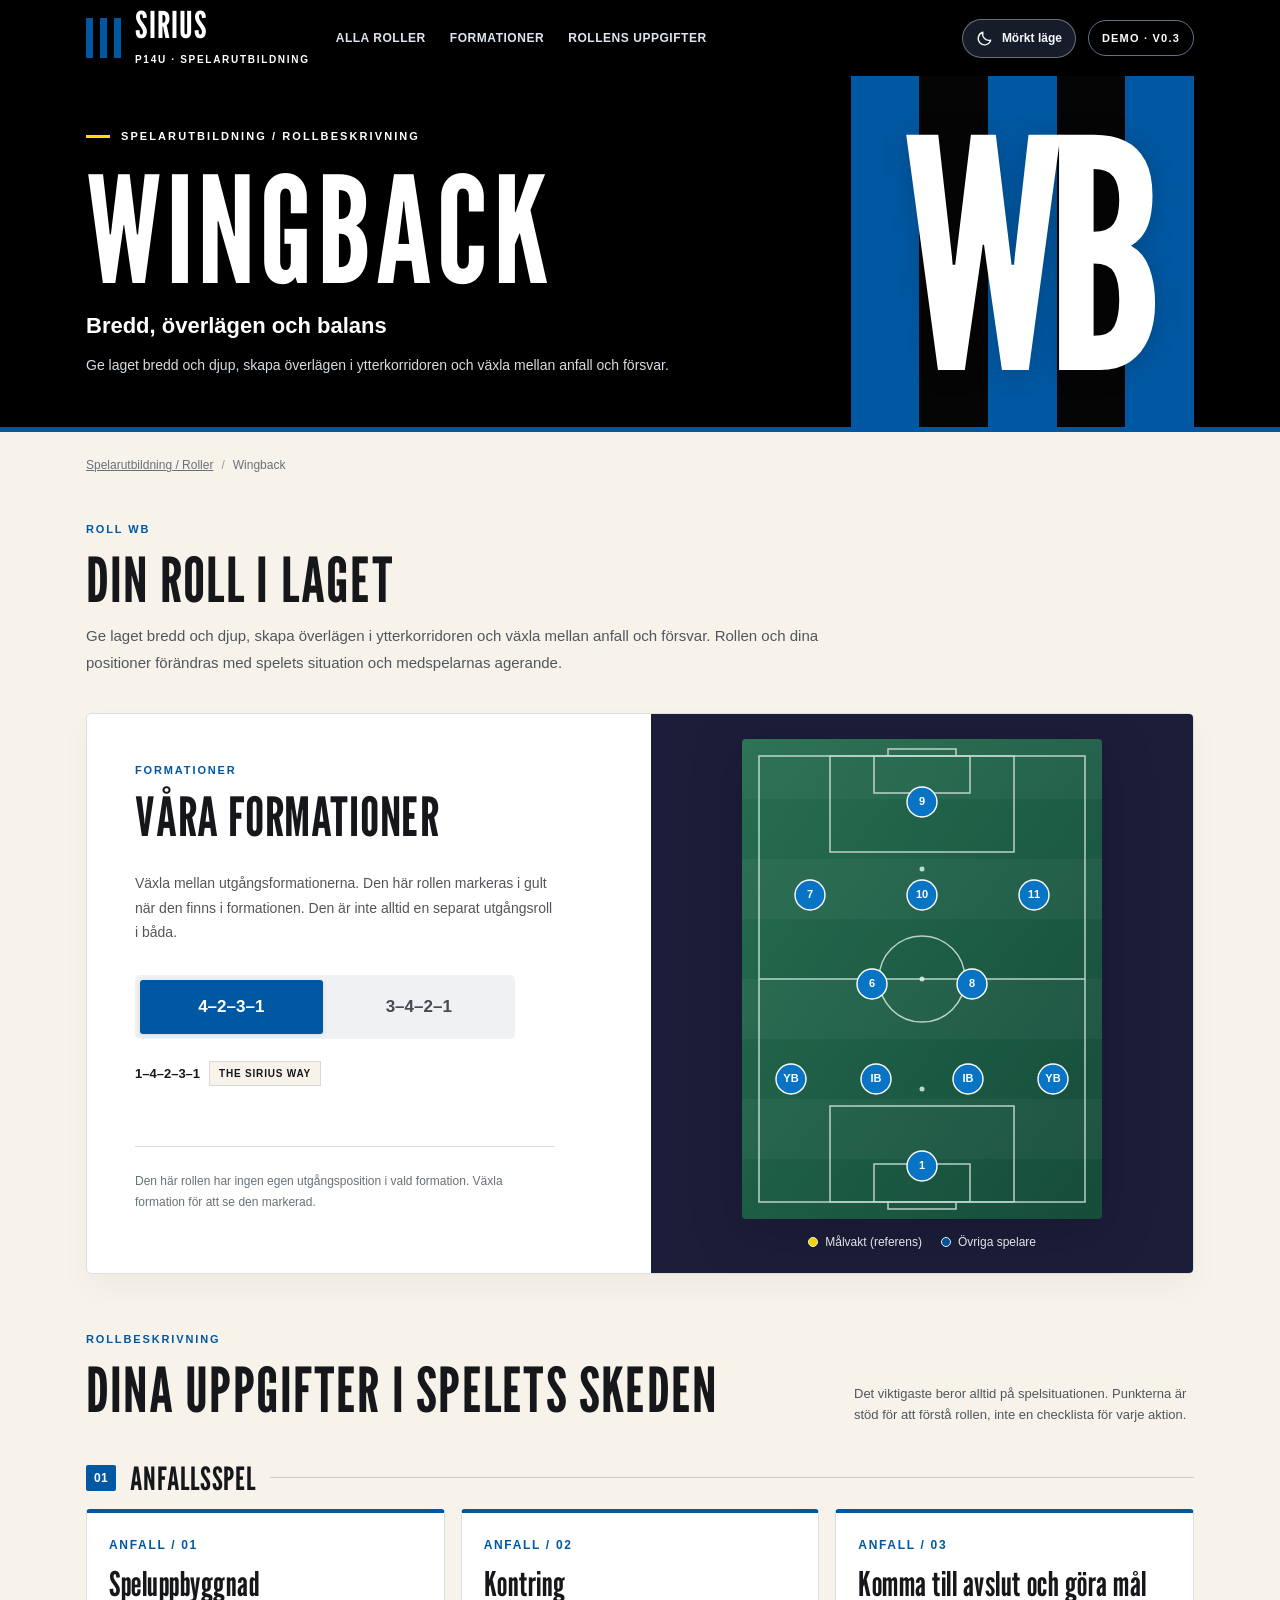
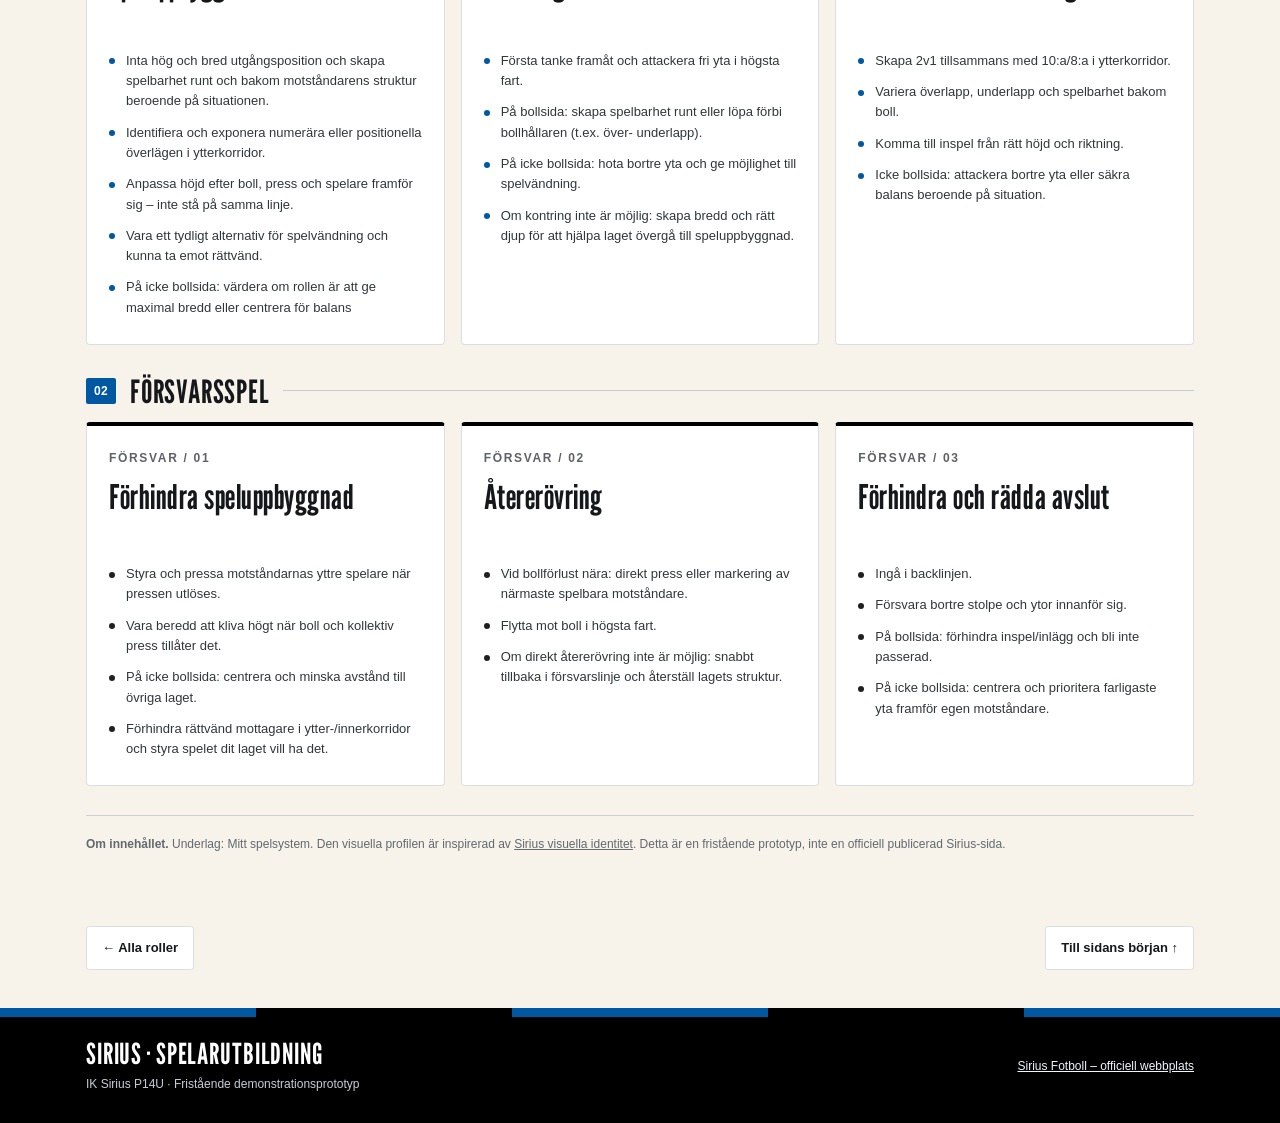
<file: roller/wingback.html>
<!doctype html><html lang="sv"><head><meta charset="utf-8"><meta name="viewport" content="width=device-width, initial-scale=1"><meta name="theme-color" content="#000000"><meta name="description" content="Ge laget bredd och djup, skapa överlägen i ytterkorridoren och växla mellan anfall och försvar."><title>Wingback | Sirius P14U – Spelarutbildning</title><link rel="preconnect" href="https://fonts.googleapis.com"><link rel="preconnect" href="https://fonts.gstatic.com" crossorigin><link href="https://fonts.googleapis.com/css2?family=League+Gothic&display=swap" rel="stylesheet"><link href="https://api.fontshare.com/v2/css?f[]=satoshi@400,500,700&display=swap" rel="stylesheet"><script>(()=>{let s=null;try{s=localStorage.getItem('sirius-p14u-theme')}catch(e){};let d=window.matchMedia&&window.matchMedia('(prefers-color-scheme: dark)').matches;document.documentElement.dataset.theme=s==='dark'||s==='light'?s:(d?'dark':'light')})();</script><link rel="stylesheet" href="../assets/style.css"></head><body data-current-role="wb"><a href="#main" class="skip">Hoppa till innehållet</a><header class="topbar"><div class="container"><a class="brand" href="../index.html" aria-label="Sirius P14U – alla roller"><span class="brand-band" aria-hidden="true"><i></i><i></i><i></i><i></i><i></i></span><span><span class="brand-title">SIRIUS</span><span class="brand-subtitle">P14U · SPELARUTBILDNING</span></span></a><nav aria-label="Huvudnavigation"><a href="../index.html" >ALLA ROLLER</a><a href="#formationer">FORMATIONER</a><a href="#skeden">ROLLENS UPPGIFTER</a></nav><div class="topbar-actions"><button type="button" id="theme-toggle" class="theme-toggle" aria-pressed="false" aria-label="Aktivera mörkt läge" title="Växla mellan ljust och mörkt läge"><svg class="theme-icon-moon" viewBox="0 0 24 24" aria-hidden="true"><path d="M20.8 14.3A9 9 0 0 1 9.7 3.2a9 9 0 1 0 11.1 11.1Z"/></svg><svg class="theme-icon-sun" viewBox="0 0 24 24" aria-hidden="true"><circle cx="12" cy="12" r="4"/><path d="M12 2v2m0 16v2M4.93 4.93l1.42 1.42m11.3 11.3 1.42 1.42M2 12h2m16 0h2M4.93 19.07l1.42-1.42m11.3-11.3 1.42-1.42"/></svg><span class="theme-label">Mörkt läge</span></button><span class="topbar-pill">DEMO · V0.3</span></div></div></header><div class="hero" id="top"><div class="container hero-grid"><div class="hero-main"><div class="eyebrow">Spelarutbildning / Rollbeskrivning</div><h1>Wingback</h1><p class="hero-lead">Bredd, överlägen och balans</p><p class="hero-p">Ge laget bredd och djup, skapa överlägen i ytterkorridoren och växla mellan anfall och försvar.</p></div><div class="hero-stripes" aria-hidden="true"><span></span><span></span><span></span><span></span><span></span><div class="hero-number">WB</div></div></div></div><div class="hero-footer"></div><div class="container breadcrumb"><a href="../index.html">Spelarutbildning / Roller</a><span>/</span>Wingback</div><main id="main"><section class="container intro-section" aria-labelledby="understand-title"><span class="section-label">Roll WB</span><h2 class="section-title" id="understand-title">Din roll i laget</h2><p>Ge laget bredd och djup, skapa överlägen i ytterkorridoren och växla mellan anfall och försvar. Rollen och dina positioner förändras med spelets situation och medspelarnas agerande.</p></section><section class="container formation-section" id="formationer" aria-labelledby="formation-title"><div class="formation-card"><div class="formation-info"><span class="section-label">Formationer</span><h3 id="formation-title">Våra formationer</h3><p class="form-text">Växla mellan utgångsformationerna. Den här rollen markeras i gult när den finns i formationen. Den är inte alltid en separat utgångsroll i båda.</p><div class="formation-tabs" role="group" aria-label="Välj formation"><button type="button" class="formation-tab" data-formation="4231" aria-pressed="true">4–2–3–1</button><button type="button" class="formation-tab" data-formation="3421" aria-pressed="false">3–4–2–1</button></div><div class="formation-caption" aria-live="polite"><strong id="formation-name">1–4–2–3–1</strong><span id="formation-source">The Sirius Way</span></div><p class="formation-note" id="formation-note">Utgångspositionerna är förenklade och förändras i spelet.</p></div><div class="pitch-panel"><svg id="pitch" class="pitch-svg" viewBox="0 0 360 480" role="img" aria-label="Fotbollsplan med spelarnas utgångspositioner">
<defs><linearGradient id="grass" x1="0" y1="0" x2="1" y2="1"><stop stop-color="#266E50"/><stop offset="1" stop-color="#154C3A"/></linearGradient></defs>
<rect x="0" y="0" width="360" height="480" rx="4" fill="url(#grass)"/>
<g fill="#ffffff" opacity=".035"><rect width="360" height="60"/><rect y="120" width="360" height="60"/><rect y="240" width="360" height="60"/><rect y="360" width="360" height="60"/></g>
<g stroke="#E8F6EE" stroke-width="1.5" fill="none" opacity=".77"><rect x="17" y="17" width="326" height="446"/><line x1="17" y1="240" x2="343" y2="240"/><circle cx="180" cy="240" r="43"/><rect x="88" y="17" width="184" height="96"/><rect x="132" y="17" width="96" height="37"/><rect x="88" y="367" width="184" height="96"/><rect x="132" y="425" width="96" height="38"/><path d="M146 463V470H214V463"/><path d="M146 17V10H214V17"/></g>
<g fill="#E8F6EE" opacity=".8"><circle cx="180" cy="240" r="2.5"/><circle cx="180" cy="350" r="2.5"/><circle cx="180" cy="130" r="2.5"/></g>
<g id="players" aria-hidden="true"></g></svg><div class="legend"><span class="legend-item"><i class="legend-dot gk"></i><span id="primary-legend">Markerad roll</span></span><span class="legend-item"><i class="legend-dot"></i>Övriga spelare</span></div></div></div></section><section class="container sections" id="skeden" aria-labelledby="roles-title"><div class="sections-head"><div><span class="section-label">Rollbeskrivning</span><h2 class="section-title" id="roles-title">Dina uppgifter i spelets skeden</h2></div><p>Det viktigaste beror alltid på spelsituationen. Punkterna är stöd för att förstå rollen, inte en checklista för varje aktion.</p></div><h3 class="subsection-heading"><span class="num">01</span>Anfallsspel</h3><div class="cards"><article class="role-card"><div class="card-index">ANFALL / 01</div><h4>Speluppbyggnad</h4><ul><li>Inta hög och bred utgångsposition och skapa spelbarhet runt och bakom motståndarens struktur beroende på situationen.</li><li>Identifiera och exponera numerära eller positionella överlägen i ytterkorridor.</li><li>Anpassa höjd efter boll, press och spelare framför sig – inte stå på samma linje.</li><li>Vara ett tydligt alternativ för spelvändning och kunna ta emot rättvänd.</li><li>På icke bollsida: värdera om rollen är att ge maximal bredd eller centrera för balans</li></ul></article>
<article class="role-card"><div class="card-index">ANFALL / 02</div><h4>Kontring</h4><ul><li>Första tanke framåt och attackera fri yta i högsta fart.</li><li>På bollsida: skapa spelbarhet runt eller löpa förbi bollhållaren (t.ex. över- underlapp).</li><li>På icke bollsida: hota bortre yta och ge möjlighet till spelvändning.</li><li>Om kontring inte är möjlig: skapa bredd och rätt djup för att hjälpa laget övergå till speluppbyggnad.</li></ul></article>
<article class="role-card"><div class="card-index">ANFALL / 03</div><h4>Komma till avslut och göra mål</h4><ul><li>Skapa 2v1 tillsammans med 10:a/8:a i ytterkorridor.</li><li>Variera överlapp, underlapp och spelbarhet bakom boll.</li><li>Komma till inspel från rätt höjd och riktning.</li><li>Icke bollsida: attackera bortre yta eller säkra balans beroende på situation.</li></ul></article></div><h3 class="subsection-heading"><span class="num">02</span>Försvarsspel</h3><div class="cards"><article class="role-card defense"><div class="card-index">FÖRSVAR / 01</div><h4>Förhindra speluppbyggnad</h4><ul><li>Styra och pressa motståndarnas yttre spelare när pressen utlöses.</li><li>Vara beredd att kliva högt när boll och kollektiv press tillåter det.</li><li>På icke bollsida: centrera och minska avstånd till övriga laget.</li><li>Förhindra rättvänd mottagare i ytter-/innerkorridor och styra spelet dit laget vill ha det.</li></ul></article>
<article class="role-card defense"><div class="card-index">FÖRSVAR / 02</div><h4>Återerövring</h4><ul><li>Vid bollförlust nära: direkt press eller markering av närmaste spelbara motståndare.</li><li>Flytta mot boll i högsta fart.</li><li>Om direkt återerövring inte är möjlig: snabbt tillbaka i försvarslinje och återställ lagets struktur.</li></ul></article>
<article class="role-card defense"><div class="card-index">FÖRSVAR / 03</div><h4>Förhindra och rädda avslut</h4><ul><li>Ingå i backlinjen.</li><li>Försvara bortre stolpe och ytor innanför sig.</li><li>På bollsida: förhindra inspel/inlägg och bli inte passerad.</li><li>På icke bollsida: centrera och prioritera farligaste yta framför egen motståndare.</li></ul></article></div><div class="source-section"><strong>Om innehållet.</strong> Underlag: Mitt spelsystem. Den visuella profilen är inspirerad av <a href="https://www.siriusfotboll.se/var-identitet/" target="_blank" rel="noopener noreferrer">Sirius visuella identitet</a>. Detta är en fristående prototyp, inte en officiell publicerad Sirius-sida.</div></section><div class="container detail-nav"><a href="../index.html">← Alla roller</a><a href="#top">Till sidans början ↑</a></div></main><div class="footer-stripes" aria-hidden="true"></div><footer class="footer"><div class="container footer-row"><div><div class="footer-name">SIRIUS · SPELARUTBILDNING</div><p>IK Sirius P14U · Fristående demonstrationsprototyp</p></div><a href="https://www.siriusfotboll.se/" target="_blank" rel="noopener noreferrer">Sirius Fotboll – officiell webbplats</a></div></footer><script src="../assets/app.js" defer></script></body></html>
</file>
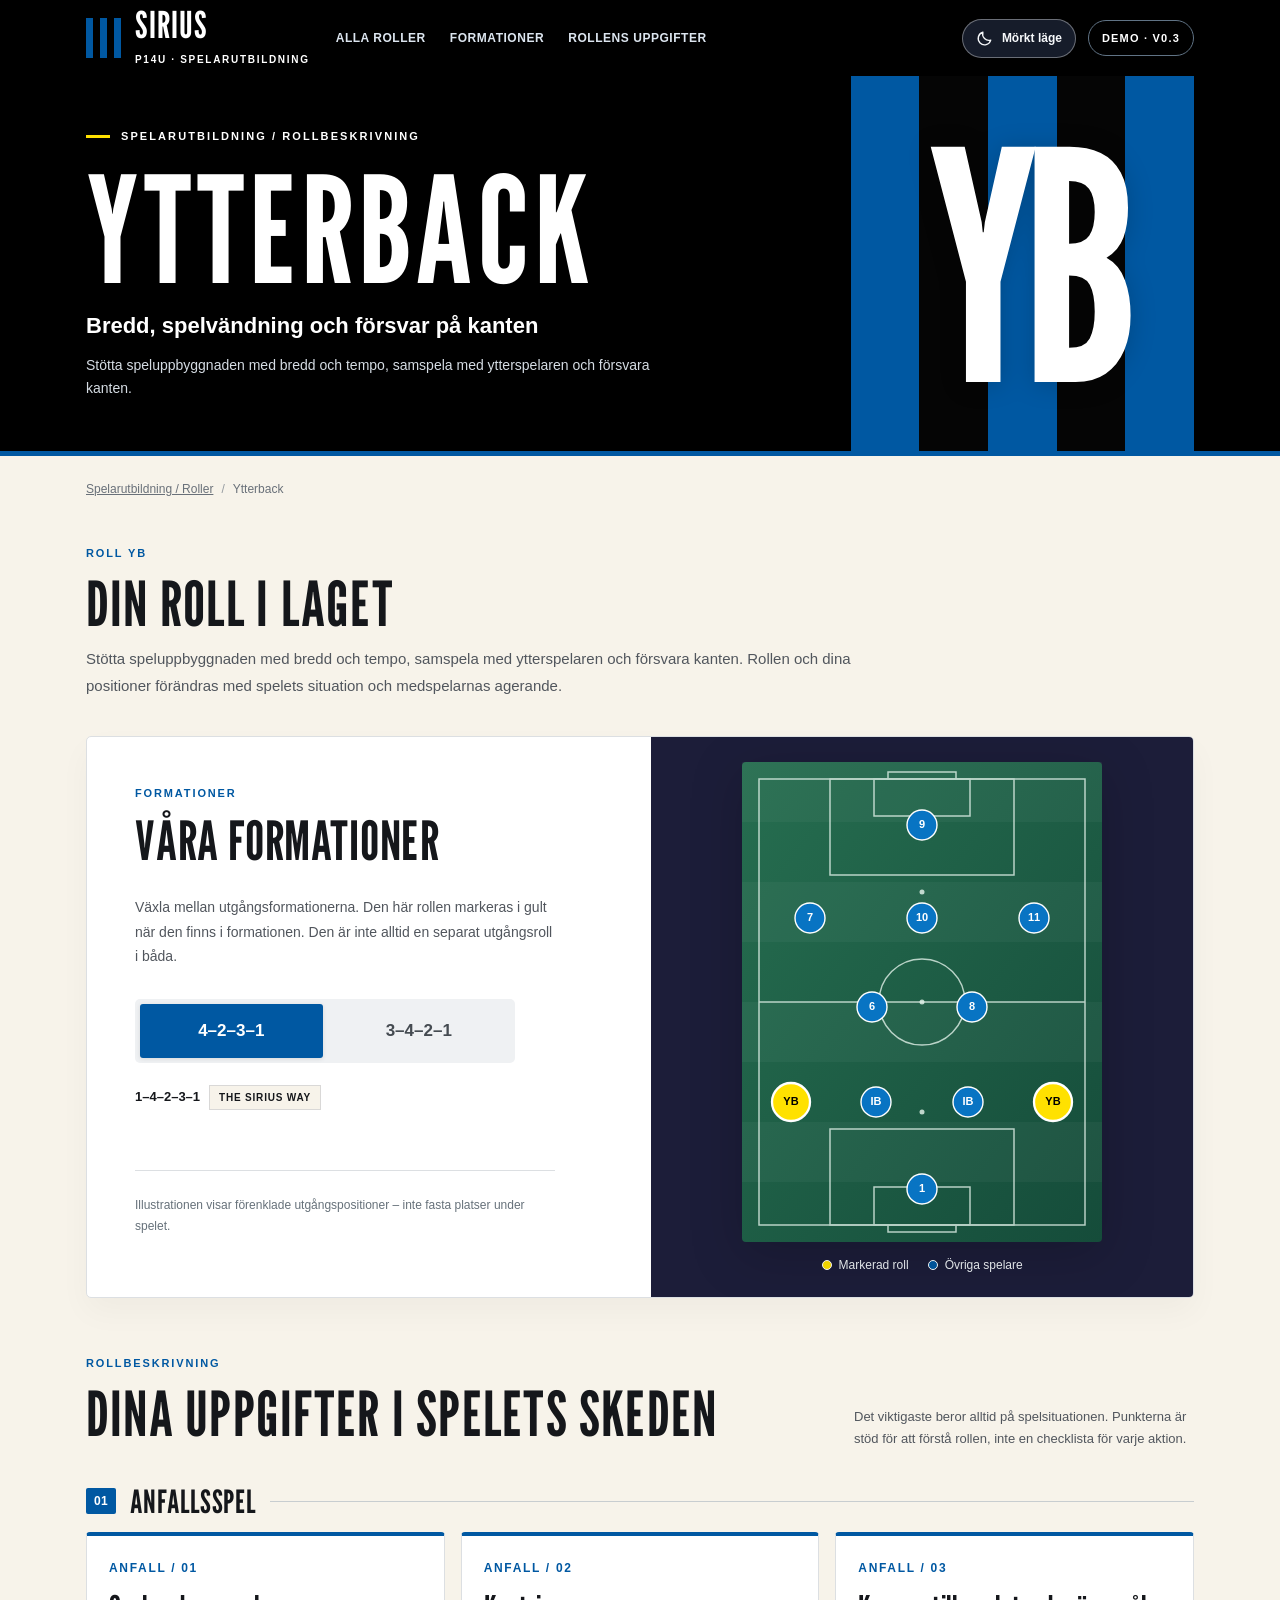
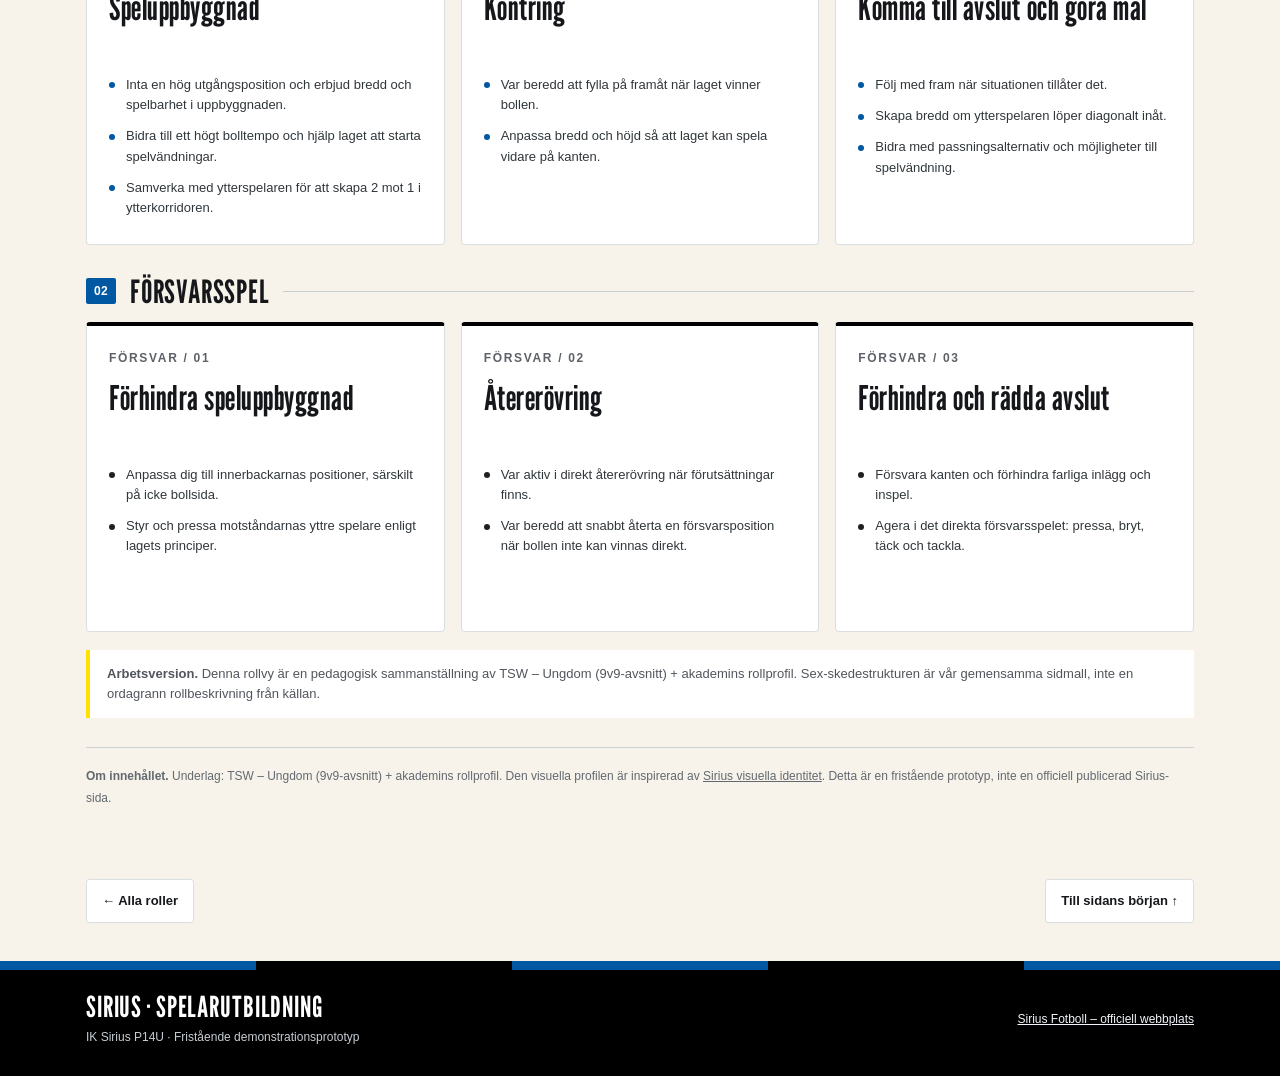
<file: roller/ytterback.html>
<!doctype html><html lang="sv"><head><meta charset="utf-8"><meta name="viewport" content="width=device-width, initial-scale=1"><meta name="theme-color" content="#000000"><meta name="description" content="Stötta speluppbyggnaden med bredd och tempo, samspela med ytterspelaren och försvara kanten."><title>Ytterback | Sirius P14U – Spelarutbildning</title><link rel="preconnect" href="https://fonts.googleapis.com"><link rel="preconnect" href="https://fonts.gstatic.com" crossorigin><link href="https://fonts.googleapis.com/css2?family=League+Gothic&display=swap" rel="stylesheet"><link href="https://api.fontshare.com/v2/css?f[]=satoshi@400,500,700&display=swap" rel="stylesheet"><script>(()=>{let s=null;try{s=localStorage.getItem('sirius-p14u-theme')}catch(e){};let d=window.matchMedia&&window.matchMedia('(prefers-color-scheme: dark)').matches;document.documentElement.dataset.theme=s==='dark'||s==='light'?s:(d?'dark':'light')})();</script><link rel="stylesheet" href="../assets/style.css"></head><body data-current-role="yb"><a href="#main" class="skip">Hoppa till innehållet</a><header class="topbar"><div class="container"><a class="brand" href="../index.html" aria-label="Sirius P14U – alla roller"><span class="brand-band" aria-hidden="true"><i></i><i></i><i></i><i></i><i></i></span><span><span class="brand-title">SIRIUS</span><span class="brand-subtitle">P14U · SPELARUTBILDNING</span></span></a><nav aria-label="Huvudnavigation"><a href="../index.html" >ALLA ROLLER</a><a href="#formationer">FORMATIONER</a><a href="#skeden">ROLLENS UPPGIFTER</a></nav><div class="topbar-actions"><button type="button" id="theme-toggle" class="theme-toggle" aria-pressed="false" aria-label="Aktivera mörkt läge" title="Växla mellan ljust och mörkt läge"><svg class="theme-icon-moon" viewBox="0 0 24 24" aria-hidden="true"><path d="M20.8 14.3A9 9 0 0 1 9.7 3.2a9 9 0 1 0 11.1 11.1Z"/></svg><svg class="theme-icon-sun" viewBox="0 0 24 24" aria-hidden="true"><circle cx="12" cy="12" r="4"/><path d="M12 2v2m0 16v2M4.93 4.93l1.42 1.42m11.3 11.3 1.42 1.42M2 12h2m16 0h2M4.93 19.07l1.42-1.42m11.3-11.3 1.42-1.42"/></svg><span class="theme-label">Mörkt läge</span></button><span class="topbar-pill">DEMO · V0.3</span></div></div></header><div class="hero" id="top"><div class="container hero-grid"><div class="hero-main"><div class="eyebrow">Spelarutbildning / Rollbeskrivning</div><h1>Ytterback</h1><p class="hero-lead">Bredd, spelvändning och försvar på kanten</p><p class="hero-p">Stötta speluppbyggnaden med bredd och tempo, samspela med ytterspelaren och försvara kanten.</p></div><div class="hero-stripes" aria-hidden="true"><span></span><span></span><span></span><span></span><span></span><div class="hero-number">YB</div></div></div></div><div class="hero-footer"></div><div class="container breadcrumb"><a href="../index.html">Spelarutbildning / Roller</a><span>/</span>Ytterback</div><main id="main"><section class="container intro-section" aria-labelledby="understand-title"><span class="section-label">Roll YB</span><h2 class="section-title" id="understand-title">Din roll i laget</h2><p>Stötta speluppbyggnaden med bredd och tempo, samspela med ytterspelaren och försvara kanten. Rollen och dina positioner förändras med spelets situation och medspelarnas agerande.</p></section><section class="container formation-section" id="formationer" aria-labelledby="formation-title"><div class="formation-card"><div class="formation-info"><span class="section-label">Formationer</span><h3 id="formation-title">Våra formationer</h3><p class="form-text">Växla mellan utgångsformationerna. Den här rollen markeras i gult när den finns i formationen. Den är inte alltid en separat utgångsroll i båda.</p><div class="formation-tabs" role="group" aria-label="Välj formation"><button type="button" class="formation-tab" data-formation="4231" aria-pressed="true">4–2–3–1</button><button type="button" class="formation-tab" data-formation="3421" aria-pressed="false">3–4–2–1</button></div><div class="formation-caption" aria-live="polite"><strong id="formation-name">1–4–2–3–1</strong><span id="formation-source">The Sirius Way</span></div><p class="formation-note" id="formation-note">Utgångspositionerna är förenklade och förändras i spelet.</p></div><div class="pitch-panel"><svg id="pitch" class="pitch-svg" viewBox="0 0 360 480" role="img" aria-label="Fotbollsplan med spelarnas utgångspositioner">
<defs><linearGradient id="grass" x1="0" y1="0" x2="1" y2="1"><stop stop-color="#266E50"/><stop offset="1" stop-color="#154C3A"/></linearGradient></defs>
<rect x="0" y="0" width="360" height="480" rx="4" fill="url(#grass)"/>
<g fill="#ffffff" opacity=".035"><rect width="360" height="60"/><rect y="120" width="360" height="60"/><rect y="240" width="360" height="60"/><rect y="360" width="360" height="60"/></g>
<g stroke="#E8F6EE" stroke-width="1.5" fill="none" opacity=".77"><rect x="17" y="17" width="326" height="446"/><line x1="17" y1="240" x2="343" y2="240"/><circle cx="180" cy="240" r="43"/><rect x="88" y="17" width="184" height="96"/><rect x="132" y="17" width="96" height="37"/><rect x="88" y="367" width="184" height="96"/><rect x="132" y="425" width="96" height="38"/><path d="M146 463V470H214V463"/><path d="M146 17V10H214V17"/></g>
<g fill="#E8F6EE" opacity=".8"><circle cx="180" cy="240" r="2.5"/><circle cx="180" cy="350" r="2.5"/><circle cx="180" cy="130" r="2.5"/></g>
<g id="players" aria-hidden="true"></g></svg><div class="legend"><span class="legend-item"><i class="legend-dot gk"></i><span id="primary-legend">Markerad roll</span></span><span class="legend-item"><i class="legend-dot"></i>Övriga spelare</span></div></div></div></section><section class="container sections" id="skeden" aria-labelledby="roles-title"><div class="sections-head"><div><span class="section-label">Rollbeskrivning</span><h2 class="section-title" id="roles-title">Dina uppgifter i spelets skeden</h2></div><p>Det viktigaste beror alltid på spelsituationen. Punkterna är stöd för att förstå rollen, inte en checklista för varje aktion.</p></div><h3 class="subsection-heading"><span class="num">01</span>Anfallsspel</h3><div class="cards"><article class="role-card"><div class="card-index">ANFALL / 01</div><h4>Speluppbyggnad</h4><ul><li>Inta en hög utgångsposition och erbjud bredd och spelbarhet i uppbyggnaden.</li><li>Bidra till ett högt bolltempo och hjälp laget att starta spelvändningar.</li><li>Samverka med ytterspelaren för att skapa 2 mot 1 i ytterkorridoren.</li></ul></article>
<article class="role-card"><div class="card-index">ANFALL / 02</div><h4>Kontring</h4><ul><li>Var beredd att fylla på framåt när laget vinner bollen.</li><li>Anpassa bredd och höjd så att laget kan spela vidare på kanten.</li></ul></article>
<article class="role-card"><div class="card-index">ANFALL / 03</div><h4>Komma till avslut och göra mål</h4><ul><li>Följ med fram när situationen tillåter det.</li><li>Skapa bredd om ytterspelaren löper diagonalt inåt.</li><li>Bidra med passningsalternativ och möjligheter till spelvändning.</li></ul></article></div><h3 class="subsection-heading"><span class="num">02</span>Försvarsspel</h3><div class="cards"><article class="role-card defense"><div class="card-index">FÖRSVAR / 01</div><h4>Förhindra speluppbyggnad</h4><ul><li>Anpassa dig till innerbackarnas positioner, särskilt på icke bollsida.</li><li>Styr och pressa motståndarnas yttre spelare enligt lagets principer.</li></ul></article>
<article class="role-card defense"><div class="card-index">FÖRSVAR / 02</div><h4>Återerövring</h4><ul><li>Var aktiv i direkt återerövring när förutsättningar finns.</li><li>Var beredd att snabbt återta en försvarsposition när bollen inte kan vinnas direkt.</li></ul></article>
<article class="role-card defense"><div class="card-index">FÖRSVAR / 03</div><h4>Förhindra och rädda avslut</h4><ul><li>Försvara kanten och förhindra farliga inlägg och inspel.</li><li>Agera i det direkta försvarsspelet: pressa, bryt, täck och tackla.</li></ul></article></div><div class="status-note"><strong>Arbetsversion.</strong> Denna rollvy är en pedagogisk sammanställning av TSW – Ungdom (9v9-avsnitt) + akademins rollprofil. Sex-skedestrukturen är vår gemensamma sidmall, inte en ordagrann rollbeskrivning från källan.</div><div class="source-section"><strong>Om innehållet.</strong> Underlag: TSW – Ungdom (9v9-avsnitt) + akademins rollprofil. Den visuella profilen är inspirerad av <a href="https://www.siriusfotboll.se/var-identitet/" target="_blank" rel="noopener noreferrer">Sirius visuella identitet</a>. Detta är en fristående prototyp, inte en officiell publicerad Sirius-sida.</div></section><div class="container detail-nav"><a href="../index.html">← Alla roller</a><a href="#top">Till sidans början ↑</a></div></main><div class="footer-stripes" aria-hidden="true"></div><footer class="footer"><div class="container footer-row"><div><div class="footer-name">SIRIUS · SPELARUTBILDNING</div><p>IK Sirius P14U · Fristående demonstrationsprototyp</p></div><a href="https://www.siriusfotboll.se/" target="_blank" rel="noopener noreferrer">Sirius Fotboll – officiell webbplats</a></div></footer><script src="../assets/app.js" defer></script></body></html>
</file>
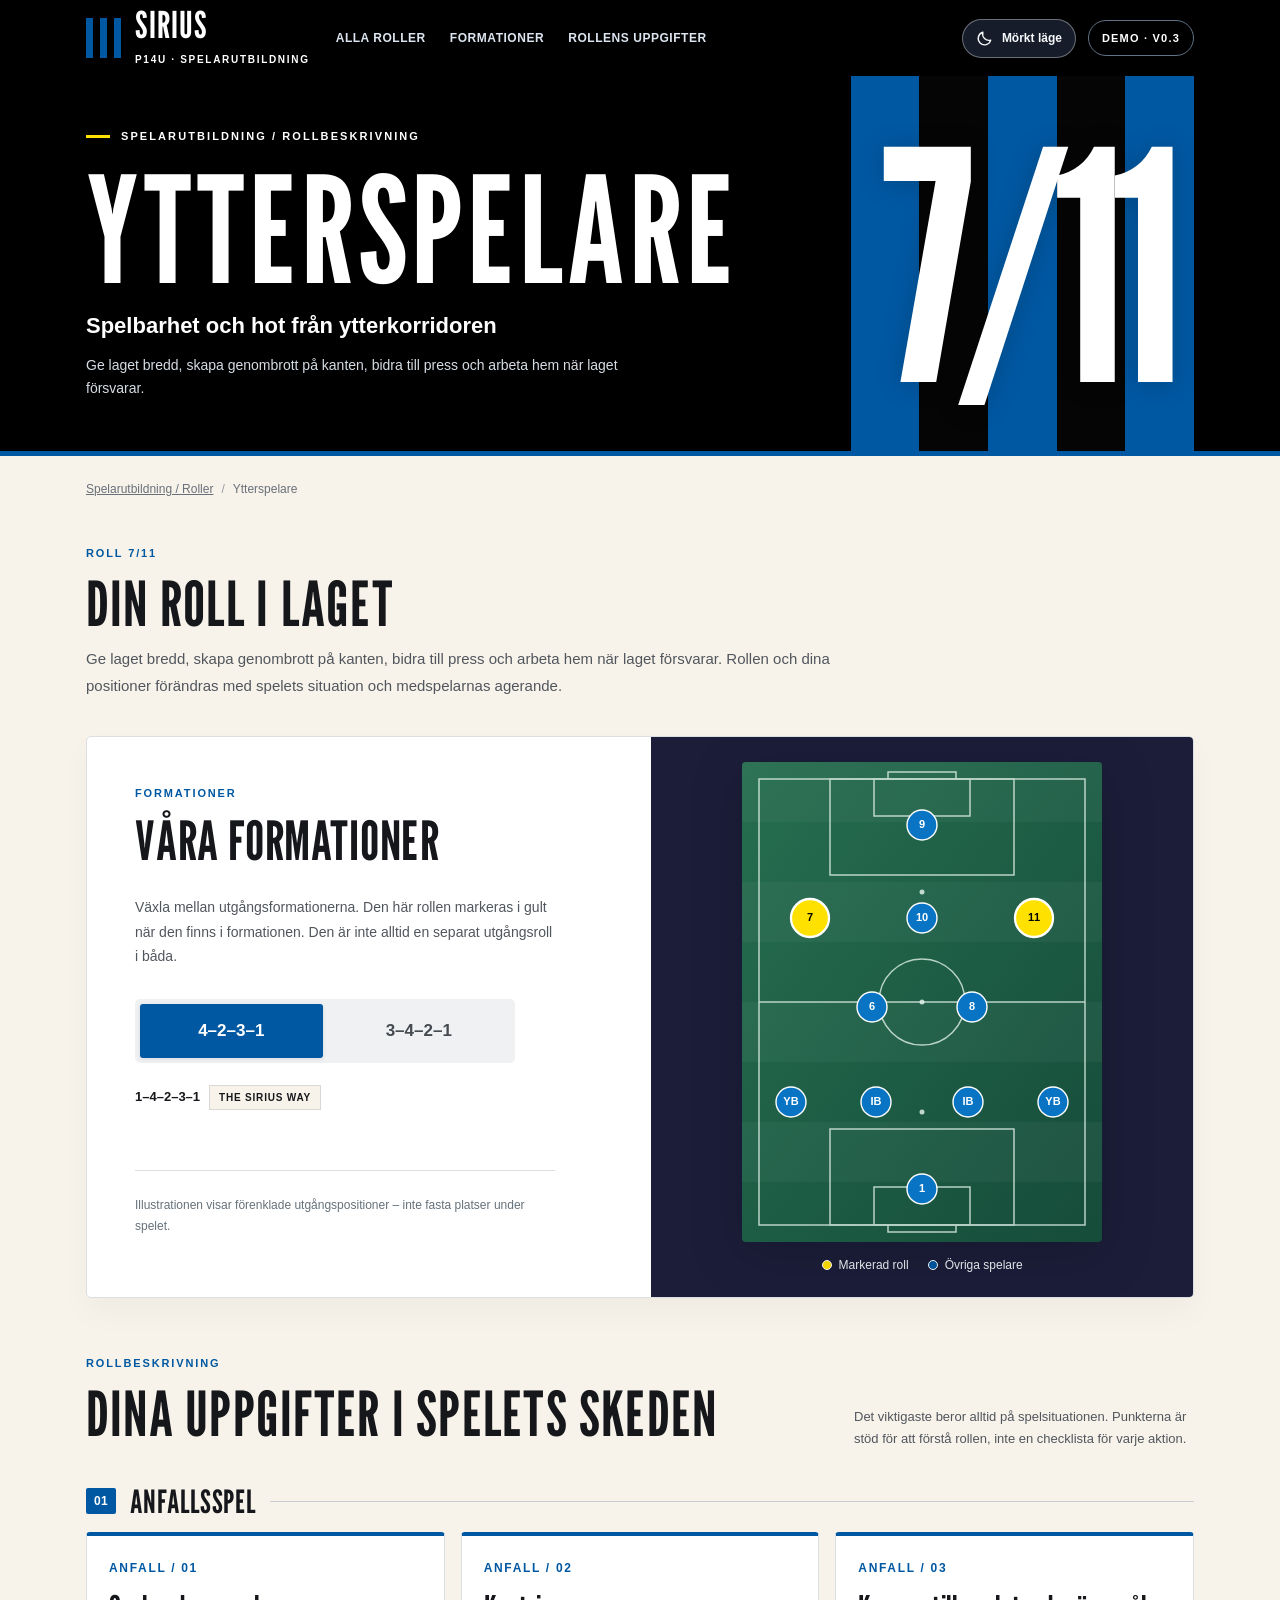
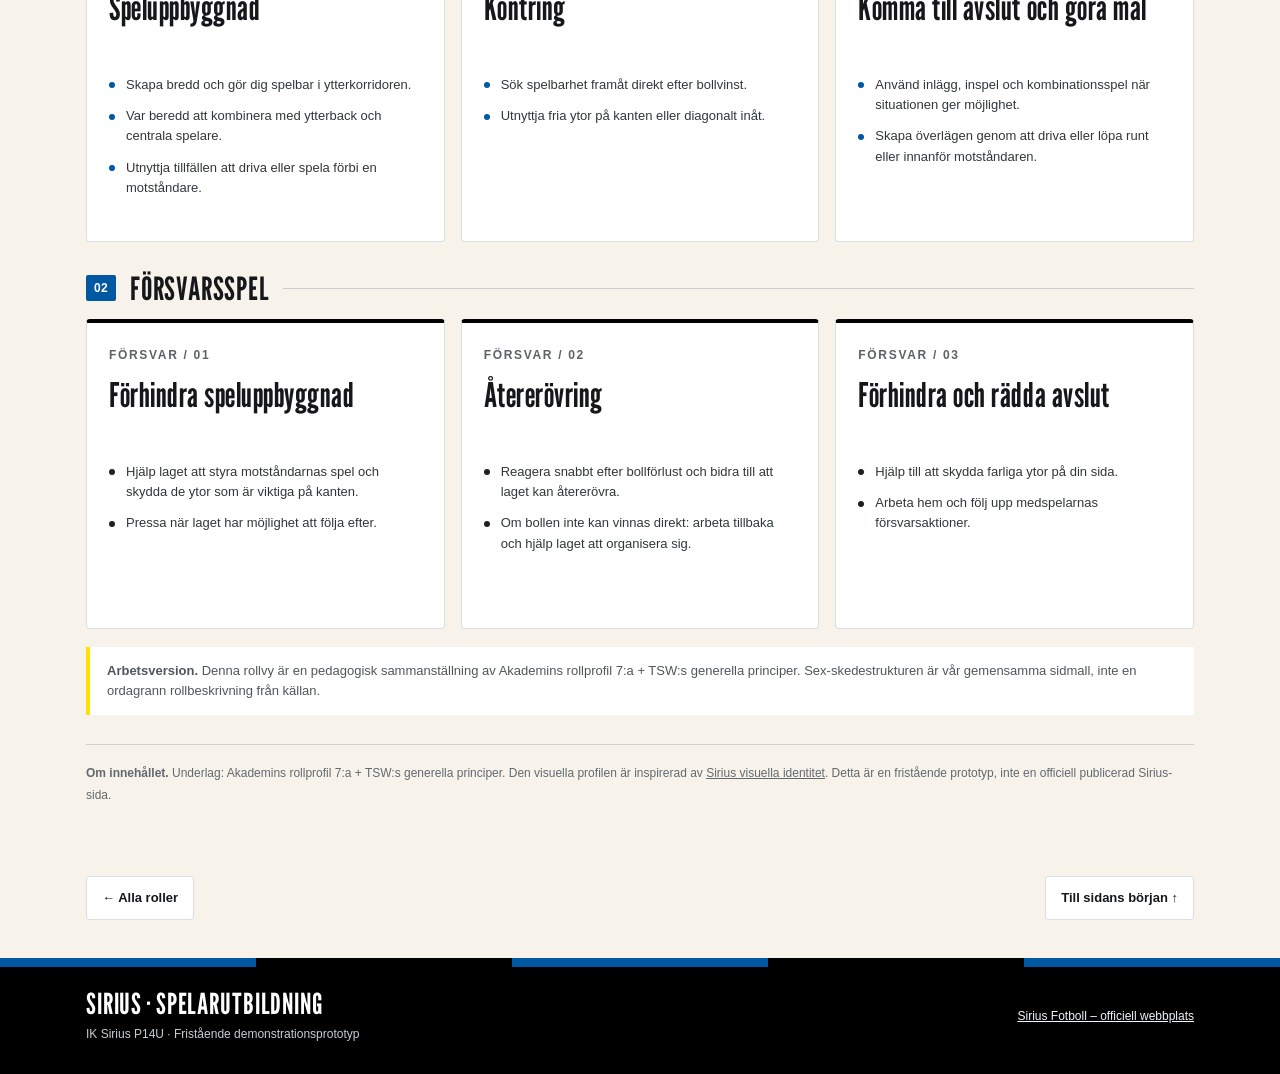
<file: roller/ytterspelare.html>
<!doctype html><html lang="sv"><head><meta charset="utf-8"><meta name="viewport" content="width=device-width, initial-scale=1"><meta name="theme-color" content="#000000"><meta name="description" content="Ge laget bredd, skapa genombrott på kanten, bidra till press och arbeta hem när laget försvarar."><title>Ytterspelare | Sirius P14U – Spelarutbildning</title><link rel="preconnect" href="https://fonts.googleapis.com"><link rel="preconnect" href="https://fonts.gstatic.com" crossorigin><link href="https://fonts.googleapis.com/css2?family=League+Gothic&display=swap" rel="stylesheet"><link href="https://api.fontshare.com/v2/css?f[]=satoshi@400,500,700&display=swap" rel="stylesheet"><script>(()=>{let s=null;try{s=localStorage.getItem('sirius-p14u-theme')}catch(e){};let d=window.matchMedia&&window.matchMedia('(prefers-color-scheme: dark)').matches;document.documentElement.dataset.theme=s==='dark'||s==='light'?s:(d?'dark':'light')})();</script><link rel="stylesheet" href="../assets/style.css"></head><body data-current-role="wide"><a href="#main" class="skip">Hoppa till innehållet</a><header class="topbar"><div class="container"><a class="brand" href="../index.html" aria-label="Sirius P14U – alla roller"><span class="brand-band" aria-hidden="true"><i></i><i></i><i></i><i></i><i></i></span><span><span class="brand-title">SIRIUS</span><span class="brand-subtitle">P14U · SPELARUTBILDNING</span></span></a><nav aria-label="Huvudnavigation"><a href="../index.html" >ALLA ROLLER</a><a href="#formationer">FORMATIONER</a><a href="#skeden">ROLLENS UPPGIFTER</a></nav><div class="topbar-actions"><button type="button" id="theme-toggle" class="theme-toggle" aria-pressed="false" aria-label="Aktivera mörkt läge" title="Växla mellan ljust och mörkt läge"><svg class="theme-icon-moon" viewBox="0 0 24 24" aria-hidden="true"><path d="M20.8 14.3A9 9 0 0 1 9.7 3.2a9 9 0 1 0 11.1 11.1Z"/></svg><svg class="theme-icon-sun" viewBox="0 0 24 24" aria-hidden="true"><circle cx="12" cy="12" r="4"/><path d="M12 2v2m0 16v2M4.93 4.93l1.42 1.42m11.3 11.3 1.42 1.42M2 12h2m16 0h2M4.93 19.07l1.42-1.42m11.3-11.3 1.42-1.42"/></svg><span class="theme-label">Mörkt läge</span></button><span class="topbar-pill">DEMO · V0.3</span></div></div></header><div class="hero" id="top"><div class="container hero-grid"><div class="hero-main"><div class="eyebrow">Spelarutbildning / Rollbeskrivning</div><h1>Ytterspelare</h1><p class="hero-lead">Spelbarhet och hot från ytterkorridoren</p><p class="hero-p">Ge laget bredd, skapa genombrott på kanten, bidra till press och arbeta hem när laget försvarar.</p></div><div class="hero-stripes" aria-hidden="true"><span></span><span></span><span></span><span></span><span></span><div class="hero-number">7/11</div></div></div></div><div class="hero-footer"></div><div class="container breadcrumb"><a href="../index.html">Spelarutbildning / Roller</a><span>/</span>Ytterspelare</div><main id="main"><section class="container intro-section" aria-labelledby="understand-title"><span class="section-label">Roll 7/11</span><h2 class="section-title" id="understand-title">Din roll i laget</h2><p>Ge laget bredd, skapa genombrott på kanten, bidra till press och arbeta hem när laget försvarar. Rollen och dina positioner förändras med spelets situation och medspelarnas agerande.</p></section><section class="container formation-section" id="formationer" aria-labelledby="formation-title"><div class="formation-card"><div class="formation-info"><span class="section-label">Formationer</span><h3 id="formation-title">Våra formationer</h3><p class="form-text">Växla mellan utgångsformationerna. Den här rollen markeras i gult när den finns i formationen. Den är inte alltid en separat utgångsroll i båda.</p><div class="formation-tabs" role="group" aria-label="Välj formation"><button type="button" class="formation-tab" data-formation="4231" aria-pressed="true">4–2–3–1</button><button type="button" class="formation-tab" data-formation="3421" aria-pressed="false">3–4–2–1</button></div><div class="formation-caption" aria-live="polite"><strong id="formation-name">1–4–2–3–1</strong><span id="formation-source">The Sirius Way</span></div><p class="formation-note" id="formation-note">Utgångspositionerna är förenklade och förändras i spelet.</p></div><div class="pitch-panel"><svg id="pitch" class="pitch-svg" viewBox="0 0 360 480" role="img" aria-label="Fotbollsplan med spelarnas utgångspositioner">
<defs><linearGradient id="grass" x1="0" y1="0" x2="1" y2="1"><stop stop-color="#266E50"/><stop offset="1" stop-color="#154C3A"/></linearGradient></defs>
<rect x="0" y="0" width="360" height="480" rx="4" fill="url(#grass)"/>
<g fill="#ffffff" opacity=".035"><rect width="360" height="60"/><rect y="120" width="360" height="60"/><rect y="240" width="360" height="60"/><rect y="360" width="360" height="60"/></g>
<g stroke="#E8F6EE" stroke-width="1.5" fill="none" opacity=".77"><rect x="17" y="17" width="326" height="446"/><line x1="17" y1="240" x2="343" y2="240"/><circle cx="180" cy="240" r="43"/><rect x="88" y="17" width="184" height="96"/><rect x="132" y="17" width="96" height="37"/><rect x="88" y="367" width="184" height="96"/><rect x="132" y="425" width="96" height="38"/><path d="M146 463V470H214V463"/><path d="M146 17V10H214V17"/></g>
<g fill="#E8F6EE" opacity=".8"><circle cx="180" cy="240" r="2.5"/><circle cx="180" cy="350" r="2.5"/><circle cx="180" cy="130" r="2.5"/></g>
<g id="players" aria-hidden="true"></g></svg><div class="legend"><span class="legend-item"><i class="legend-dot gk"></i><span id="primary-legend">Markerad roll</span></span><span class="legend-item"><i class="legend-dot"></i>Övriga spelare</span></div></div></div></section><section class="container sections" id="skeden" aria-labelledby="roles-title"><div class="sections-head"><div><span class="section-label">Rollbeskrivning</span><h2 class="section-title" id="roles-title">Dina uppgifter i spelets skeden</h2></div><p>Det viktigaste beror alltid på spelsituationen. Punkterna är stöd för att förstå rollen, inte en checklista för varje aktion.</p></div><h3 class="subsection-heading"><span class="num">01</span>Anfallsspel</h3><div class="cards"><article class="role-card"><div class="card-index">ANFALL / 01</div><h4>Speluppbyggnad</h4><ul><li>Skapa bredd och gör dig spelbar i ytterkorridoren.</li><li>Var beredd att kombinera med ytterback och centrala spelare.</li><li>Utnyttja tillfällen att driva eller spela förbi en motståndare.</li></ul></article>
<article class="role-card"><div class="card-index">ANFALL / 02</div><h4>Kontring</h4><ul><li>Sök spelbarhet framåt direkt efter bollvinst.</li><li>Utnyttja fria ytor på kanten eller diagonalt inåt.</li></ul></article>
<article class="role-card"><div class="card-index">ANFALL / 03</div><h4>Komma till avslut och göra mål</h4><ul><li>Använd inlägg, inspel och kombinationsspel när situationen ger möjlighet.</li><li>Skapa överlägen genom att driva eller löpa runt eller innanför motståndaren.</li></ul></article></div><h3 class="subsection-heading"><span class="num">02</span>Försvarsspel</h3><div class="cards"><article class="role-card defense"><div class="card-index">FÖRSVAR / 01</div><h4>Förhindra speluppbyggnad</h4><ul><li>Hjälp laget att styra motståndarnas spel och skydda de ytor som är viktiga på kanten.</li><li>Pressa när laget har möjlighet att följa efter.</li></ul></article>
<article class="role-card defense"><div class="card-index">FÖRSVAR / 02</div><h4>Återerövring</h4><ul><li>Reagera snabbt efter bollförlust och bidra till att laget kan återerövra.</li><li>Om bollen inte kan vinnas direkt: arbeta tillbaka och hjälp laget att organisera sig.</li></ul></article>
<article class="role-card defense"><div class="card-index">FÖRSVAR / 03</div><h4>Förhindra och rädda avslut</h4><ul><li>Hjälp till att skydda farliga ytor på din sida.</li><li>Arbeta hem och följ upp medspelarnas försvarsaktioner.</li></ul></article></div><div class="status-note"><strong>Arbetsversion.</strong> Denna rollvy är en pedagogisk sammanställning av Akademins rollprofil 7:a + TSW:s generella principer. Sex-skedestrukturen är vår gemensamma sidmall, inte en ordagrann rollbeskrivning från källan.</div><div class="source-section"><strong>Om innehållet.</strong> Underlag: Akademins rollprofil 7:a + TSW:s generella principer. Den visuella profilen är inspirerad av <a href="https://www.siriusfotboll.se/var-identitet/" target="_blank" rel="noopener noreferrer">Sirius visuella identitet</a>. Detta är en fristående prototyp, inte en officiell publicerad Sirius-sida.</div></section><div class="container detail-nav"><a href="../index.html">← Alla roller</a><a href="#top">Till sidans början ↑</a></div></main><div class="footer-stripes" aria-hidden="true"></div><footer class="footer"><div class="container footer-row"><div><div class="footer-name">SIRIUS · SPELARUTBILDNING</div><p>IK Sirius P14U · Fristående demonstrationsprototyp</p></div><a href="https://www.siriusfotboll.se/" target="_blank" rel="noopener noreferrer">Sirius Fotboll – officiell webbplats</a></div></footer><script src="../assets/app.js" defer></script></body></html>
</file>
<file: assets/style.css>
:root {
      /* IK Sirius Visuell identitet 2025 (officiella färger); övriga är semantiska UI-tokens för denna prototyp. */
      --sirius-blue: #0058A2;
      --sirius-black: #000000;
      --sirius-yellow: #FFE100;
      --sirius-night: #1C1D39;
      --sirius-beige: #F7F3EA;
      --sirius-white: #FFFFFF;
      --sirius-gray: #D9D8D7;
      --page-bg: var(--sirius-beige);
      --text: #15171B;
      --text-muted: #51565D;
      --surface: #FFFFFF;
      --line: #DCDFE2;
      --field: #1E5B47;
      --display: 'League Gothic', 'Arial Narrow', 'DejaVu Sans Condensed', Impact, sans-serif;
      --body: 'Satoshi', 'Inter', Arial, sans-serif;
      --max: 1180px;
      --radius: 5px;
    }
    *, *::before, *::after {box-sizing: border-box;}
    html {scroll-behavior: smooth;}
    body {margin:0;background:var(--page-bg);font-family:var(--body);color:var(--text);line-height:1.53;}
    button {font:inherit;}
    button:focus-visible, a:focus-visible {outline:3px solid var(--sirius-yellow);outline-offset:3px;}
    a {color:inherit;}
    .sr-only {position:absolute;width:1px;height:1px;padding:0;margin:-1px;overflow:hidden;clip:rect(0,0,0,0);white-space:nowrap;border:0;}
    .skip {position:absolute;z-index:100;left:15px;top:-80px;background:var(--sirius-yellow);color:#000;padding:10px 18px;font-weight:700;text-decoration:none;}
    .skip:focus {top:10px;}
    .container {max-width:var(--max);margin-inline:auto;padding-inline:clamp(20px,4vw,36px);}
    .topbar {background:#000;color:#fff;}
    .topbar .container {min-height:76px;display:flex;align-items:center;justify-content:space-between;gap:26px;}
    .brand {display:flex;gap:14px;align-items:center;text-decoration:none;min-width:0;}
    .brand-band {width:35px;height:40px;flex-shrink:0;display:flex;overflow:hidden;}
    .brand-band i {flex:1;background:var(--sirius-blue);}
    .brand-band i:nth-child(even) {background:#000;}
    .brand-title {font-family:var(--display);font-size:37px;line-height:.85;letter-spacing:.028em;white-space:nowrap;}
    .brand-subtitle {display:block;font-family:var(--body);font-size:10px;letter-spacing:.17em;line-height:1.5;margin-top:6px;font-weight:700;}
    .topbar nav {display:flex;align-items:center;gap:24px;}
    .topbar-actions {display:flex;align-items:center;gap:12px;margin-left:auto;}
    .theme-toggle {display:inline-flex;align-items:center;justify-content:center;gap:9px;min-height:39px;padding:8px 13px;border:1px solid rgba(255,255,255,.36);background:#161C2A;color:#F6F8FA;border-radius:999px;font-size:12px;font-weight:700;white-space:nowrap;cursor:pointer;transition:background .16s,color .16s,border-color .16s;}
    .theme-toggle:hover {border-color:var(--sirius-yellow);background:#252E42;}
    .theme-toggle svg {width:17px;height:17px;stroke:currentColor;stroke-width:1.9;fill:none;stroke-linecap:round;stroke-linejoin:round;flex-shrink:0;}
    .theme-icon-sun {display:none;}
    html[data-theme="dark"] .theme-icon-sun {display:block;}
    html[data-theme="dark"] .theme-icon-moon {display:none;}
    html[data-theme="dark"] .theme-toggle {background:var(--sirius-yellow);color:#101522;border-color:var(--sirius-yellow);}
    html[data-theme="dark"] .theme-toggle:hover {background:#FFEB5C;border-color:#FFEB5C;}

    .topbar nav a {color:#DCE5EF;text-decoration:none;font-size:12px;letter-spacing:.045em;font-weight:700;}
    .topbar nav a:hover {color:var(--sirius-yellow);}
    .topbar-pill {border:1px solid #607385;color:#fff;border-radius:999px;padding:9px 13px;font-size:11px;letter-spacing:.11em;font-weight:700;white-space:nowrap;}
    .hero {background:#000;color:#fff;position:relative;overflow:hidden;}
    .hero-grid {display:grid;grid-template-columns:minmax(0,1fr) 31%;min-height:327px;}
    .hero-main {padding:52px 34px 50px 0;display:flex;flex-direction:column;justify-content:center;position:relative;z-index:1;}
    .eyebrow {font-size:11px;text-transform:uppercase;letter-spacing:.19em;font-weight:700;display:flex;align-items:center;gap:11px;}
    .eyebrow::before {content:"";height:3px;width:24px;background:var(--sirius-yellow);display:inline-block;}
    .hero h1 {font-family:var(--display);text-transform:uppercase;letter-spacing:.025em;font-weight:400;font-size:clamp(83px,12vw,148px);line-height:.92;margin:16px 0 12px;}
    .hero-lead {font-size:clamp(17px,2vw,22px);font-weight:700;max-width:570px;margin:0 0 11px;}
    .hero-p {font-size:14px;color:#D5DCE3;max-width:590px;margin:0;line-height:1.7;}
    .hero-stripes {display:flex;min-height:100%;position:relative;isolation:isolate;}
    .hero-stripes span {flex:1;background:var(--sirius-blue);}
    .hero-stripes span:nth-child(even) {background:#050505;}
    .hero-number {position:absolute;inset:0;z-index:1;display:grid;place-items:center;color:#fff;font-family:var(--display);font-size:clamp(190px,25vw,320px);letter-spacing:-.06em;line-height:1;filter:drop-shadow(0 2px 12px rgba(0,0,0,.18));}
    .hero-footer {height:5px;background:var(--sirius-blue);}
    .breadcrumb {font-size:12px;color:#697079;padding-top:24px;padding-bottom:14px;}
    .breadcrumb span {margin:0 8px;color:#959BA0;}
    .section-label {font-size:11px;font-weight:700;text-transform:uppercase;letter-spacing:.17em;color:var(--sirius-blue);}
    .section-title {font:400 clamp(44px,6vw,62px)/1.02 var(--display);text-transform:uppercase;letter-spacing:.02em;margin:8px 0 10px;}
    .intro-section {padding-top:27px;padding-bottom:21px;}
    .intro-section p {max-width:790px;margin:8px 0;color:var(--text-muted);font-size:15px;line-height:1.8;}
    .formation-section {padding-top:8px;padding-bottom:50px;scroll-margin-top:18px;}
    .formation-card {background:var(--surface);border:1px solid var(--line);border-radius:var(--radius);display:grid;grid-template-columns:minmax(0,1fr) minmax(330px,.96fr);overflow:hidden;box-shadow:0 14px 32px rgba(0,0,0,.035);}
    .formation-info {padding:clamp(24px,4vw,48px);display:flex;flex-direction:column;align-items:flex-start;}
    .formation-info h3 {font:400 clamp(38px,5vw,54px)/1 var(--display);text-transform:uppercase;margin:12px 0 13px;letter-spacing:.015em;}
    .formation-info p {color:var(--text-muted);font-size:15px;max-width:420px;line-height:1.75;}
    .formation-tabs {display:flex;gap:5px;background:#EFF1F3;padding:5px;border-radius:5px;margin:16px 0 22px;width:min(100%,380px);}
    .formation-tab {border:0;border-radius:3px;background:transparent;cursor:pointer;flex:1;padding:14px 8px;color:#454B51;font-size:17px;font-weight:700;white-space:nowrap;}
    .formation-tab[aria-pressed="true"] {background:var(--sirius-blue);color:#fff;box-shadow:0 1px 4px rgba(0,0,0,.1);}
    .formation-tab:not([aria-pressed="true"]):hover {background:#DDE4ED;}
    .formation-caption {display:flex;align-items:center;gap:9px;margin:0 0 9px;}
    .formation-caption strong {font-size:13px;}
    .formation-caption span {background:var(--sirius-beige);border:1px solid var(--sirius-gray);padding:4px 9px;font-size:10px;letter-spacing:.08em;text-transform:uppercase;font-weight:700;}
    .formation-note {margin-top:auto;padding-top:24px;border-top:1px solid var(--line);font-size:12px!important;color:#66717A!important;}
    .pitch-panel {background:var(--sirius-night);padding:25px 33px 22px;display:flex;flex-direction:column;align-items:center;justify-content:center;min-height:485px;}
    .pitch-svg {display:block;width:min(100%,360px);height:auto;filter:drop-shadow(0 12px 25px rgba(0,0,0,.18));}
    .pitch-panel .legend {display:flex;align-items:center;justify-content:center;gap:19px;color:#EFF3F6;font-size:12px;margin-top:14px;flex-wrap:wrap;}
    .legend-item {display:flex;align-items:center;gap:7px;}
    .legend-dot {width:10px;height:10px;border-radius:50%;background:var(--sirius-blue);border:1px solid #fff;}
    .legend-dot.gk {background:var(--sirius-yellow);border-color:#fff;}
    .player {transition: transform .28s ease,opacity .2s ease;transform-box:fill-box;transform-origin:center;}
    .player-circle {stroke:white;stroke-width:1.4;fill:#0874c3;}
    .player.goalkeeper .player-circle {fill:var(--sirius-yellow);stroke:white;stroke-width:2.3;}
    .player-label {font:700 11px var(--body);fill:#fff;text-anchor:middle;dominant-baseline:middle;pointer-events:none;}
    .player.goalkeeper .player-label {fill:#000;}
    .sections {padding-top:2px;padding-bottom:70px;scroll-margin-top:18px;}
    .sections-head {display:flex;align-items:flex-end;justify-content:space-between;gap:30px;margin-bottom:21px;}
    .sections-head p {max-width:340px;color:var(--text-muted);font-size:13px;margin:0 0 6px;line-height:1.65;}
    .subsection-heading {font:400 32px/1 var(--display);text-transform:uppercase;letter-spacing:.025em;margin:30px 0 15px;display:flex;gap:14px;align-items:center;}
    .subsection-heading:after {content:"";flex:1;height:1px;background:#C8CDD0;}
    .subsection-heading .num {font:700 12px var(--body);background:var(--sirius-blue);color:#fff;padding:6px 8px;border-radius:2px;letter-spacing:.03em;}
    .cards {display:grid;grid-template-columns:repeat(3,minmax(0,1fr));gap:16px;}
    .role-card {background:#fff;border:1px solid var(--line);border-top:4px solid var(--sirius-blue);border-radius:4px;min-height:310px;padding:23px 22px 26px;display:flex;flex-direction:column;}
    .role-card.defense {border-top-color:#000;}
    .card-index {color:var(--sirius-blue);font-weight:700;font-size:12px;letter-spacing:.14em;}
    .defense .card-index {color:#5E6268;}
    .role-card h4 {font:400 34px/1.05 var(--display);margin:12px 0 16px;letter-spacing:.015em;min-height:69px;}
    .role-card ul {padding:0;margin:0;list-style:none;display:grid;gap:11px;}
    .role-card li {position:relative;padding-left:17px;font-size:13px;line-height:1.56;color:#30373B;}
    .role-card li::before {content:"";position:absolute;left:0;top:.58em;width:6px;height:6px;background:var(--sirius-blue);border-radius:50%;}
    .role-card.defense li::before {background:#202020;}
    .role-card strong {color:#101820;}
    .takeaway {margin-top:32px;background:#000;color:#fff;display:grid;grid-template-columns:8px 1fr;overflow:hidden;border-radius:3px;}
    .takeaway:before {content:"";background:var(--sirius-yellow);}
    .takeaway-body {padding:27px 32px;}
    .takeaway h3 {font:400 32px/1 var(--display);letter-spacing:.02em;text-transform:uppercase;margin:0 0 7px;}
    .takeaway p {color:#E8ECF0;font-size:14px;line-height:1.7;margin:0;max-width:880px;}
    .source-section {margin-top:29px;padding-top:18px;border-top:1px solid #CED1D3;color:#626970;font-size:12px;line-height:1.8;}
    .footer {background:#000;color:#fff;padding:22px 0 30px;}
    .footer-stripes {height:9px;background:linear-gradient(to right,var(--sirius-blue) 0 20%,#000 20% 40%,var(--sirius-blue) 40% 60%,#000 60% 80%,var(--sirius-blue) 80% 100%);}
    .footer-row {display:flex;align-items:center;justify-content:space-between;gap:22px;flex-wrap:wrap;}
    .footer-name {font:400 29px/1 var(--display);letter-spacing:.03em;}
    .footer p {font-size:12px;color:#C5CDD4;margin:7px 0 0;}
    .footer a {color:#EFF5FA;font-size:12px;}

    /* Dark theme: near-black / midnight surfaces and Sirius yellow as primary accent. */
    :root[data-theme="dark"] {
      color-scheme:dark;
      --page-bg:#0D1220;
      --surface:#1A2030;
      --text:#F5F7FB;
      --text-muted:#C0CAD9;
      --line:#374258;
    }
    :root[data-theme="light"] {color-scheme:light;}
    html[data-theme="dark"] .topbar {background:#070A12;border-bottom:1px solid #273048;}
    html[data-theme="dark"] .hero {background:#080B15;}
    html[data-theme="dark"] .hero-p {color:#DAE2ED;}
    html[data-theme="dark"] .hero-footer {background:var(--sirius-yellow);}
    html[data-theme="dark"] .breadcrumb {color:#B0BCCC;}
    html[data-theme="dark"] .breadcrumb span {color:#7B899B;}
    html[data-theme="dark"] .section-label {color:var(--sirius-yellow);}
    html[data-theme="dark"] .formation-card {box-shadow:0 18px 48px rgba(0,0,0,.25);}
    html[data-theme="dark"] .formation-tabs {background:#293246;}
    html[data-theme="dark"] .formation-tab {color:#E0E8F4;}
    html[data-theme="dark"] .formation-tab[aria-pressed="true"] {background:var(--sirius-yellow);color:#141824;box-shadow:0 2px 9px rgba(0,0,0,.22);}
    html[data-theme="dark"] .formation-tab:not([aria-pressed="true"]):hover {background:#3B465D;}
    html[data-theme="dark"] .formation-caption span {background:#2A3448;border-color:#45516A;color:#F5F7FB;}
    html[data-theme="dark"] .formation-note {color:#B4C1D0!important;}
    html[data-theme="dark"] .pitch-panel {background:#10172A;}
    html[data-theme="dark"] .subsection-heading:after {background:#354158;}
    html[data-theme="dark"] .subsection-heading .num {background:var(--sirius-yellow);color:#101520;}
    html[data-theme="dark"] .role-card {background:var(--surface);border-color:var(--line);border-top-color:#2B8EC9;box-shadow:0 6px 24px rgba(0,0,0,.09);}
    html[data-theme="dark"] .role-card.defense {border-top-color:var(--sirius-yellow);}
    html[data-theme="dark"] .card-index {color:#71C4FF;}
    html[data-theme="dark"] .defense .card-index {color:var(--sirius-yellow);}
    html[data-theme="dark"] .role-card li {color:#DCE5F1;}
    html[data-theme="dark"] .role-card li::before {background:#56B8F8;}
    html[data-theme="dark"] .role-card.defense li::before {background:var(--sirius-yellow);}
    html[data-theme="dark"] .role-card strong {color:#FFFFFF;}
    html[data-theme="dark"] .takeaway {background:#161D2D;border:1px solid #424D62;}
    html[data-theme="dark"] .takeaway p {color:#DEE5EF;}
    html[data-theme="dark"] .source-section {border-top-color:var(--line);color:#AFBFD0;}
    html[data-theme="dark"] .source-section a {color:var(--sirius-yellow);text-underline-offset:3px;}
    html[data-theme="dark"] .footer {background:#080B15;border-top:1px solid #29344B;}
    html[data-theme="dark"] .footer a {color:#FFEA68;}
    html[data-theme="dark"] .footer-stripes {background:linear-gradient(to right,var(--sirius-blue) 0 20%,#050911 20% 40%,var(--sirius-blue) 40% 60%,#050911 60% 80%,var(--sirius-yellow) 80% 100%);}
    @media(max-width:900px) {
      .cards {grid-template-columns:repeat(2,minmax(0,1fr));}
      .formation-card {grid-template-columns:minmax(0,1fr) minmax(300px,.9fr);}
      .formation-info {padding:27px;}
      .pitch-panel {padding:24px 18px;min-height:430px;}
    }
    @media(max-width:700px) {
      .topbar .container {min-height:67px;}
      .topbar nav {display:none;}
      .topbar-pill {display:none;}
      .topbar-actions {gap:0;}
      .theme-toggle {padding:8px 12px;min-height:37px;font-size:11px;}
      .brand-title {font-size:32px;}
      .brand-band {height:35px;width:30px;}
      .hero-grid {grid-template-columns:1fr;min-height:auto;}
      .hero-main {padding:41px 4px 44px 0;}
      .hero-stripes {position:absolute;inset:0 0 0 auto;width:28%;opacity:.17;z-index:0;}
      .hero-number {display:none;}
      .hero h1 {font-size:clamp(65px,17vw,100px);margin-top:14px;}
      .hero-lead {font-size:17px;}
      .hero-p {font-size:13px;}
      .formation-card {display:flex;flex-direction:column;}
      .formation-info {padding:25px 23px 20px;}
      .formation-info h3 {font-size:43px;}
      .formation-info p {font-size:14px;}
      .formation-note {margin-top:0;padding-top:13px;}
      .pitch-panel {min-height:auto;padding:22px;}
      .pitch-svg {width:min(100%,340px);}
      .sections-head {display:block;}
      .sections-head p {margin:8px 0 0;}
      .cards {grid-template-columns:1fr;gap:12px;}
      .role-card {min-height:0;padding:23px;}
      .role-card h4 {min-height:0;font-size:34px;}
      .intro-section {padding-top:13px;}
      .section-title {font-size:50px;}
      .subsection-heading {font-size:29px;}
    }
    @media(max-width:350px) {
      .formation-info h3 {font-size:34px;overflow-wrap:break-word;}
      .cards {grid-template-columns:minmax(0,1fr);}
      .role-card {min-width:0;overflow-wrap:break-word;}
      .role-card h4 {font-size:31px;}
      .theme-label {display:none;}
      .theme-toggle {padding:9px 11px;}
      .brand-subtitle {font-size:9px;letter-spacing:.12em;}
    }
    @media(prefers-reduced-motion: reduce) {html {scroll-behavior:auto;}.player {transition:none;}}
    @media print {
      .topbar, .hero-stripes, .formation-tabs, .footer {display:none!important;}
      :root[data-theme="dark"] {color-scheme:light;--page-bg:#fff;--surface:#fff;--text:#111;--text-muted:#444;--line:#ccd2d7;}
      html[data-theme="dark"] .role-card {background:#fff;border-color:#ccd2d7;border-top-color:#0058A2;box-shadow:none;}
      html[data-theme="dark"] .role-card h4,html[data-theme="dark"] .role-card li,html[data-theme="dark"] .role-card strong {color:#111;}
      html[data-theme="dark"] .source-section {color:#444;}
      html[data-theme="dark"] .formation-tab {color:#111;}
      .hero {background:#fff;color:#000;}
      .hero-main {padding:18px 0;}
      .hero-p {color:#333;}
      body {background:#fff;}
      .formation-card, .role-card {break-inside:avoid;box-shadow:none;}
      .role-card {min-height:0;}
      .takeaway {break-inside:avoid;}
    }
  

/* Navigation and overview additions */
.brand:hover {opacity:.95}
.topbar nav a[aria-current="page"] {color:var(--sirius-yellow)}
.role-overview {padding:14px 16px 76px}
.overview-tools {display:flex;gap:24px;align-items:center;justify-content:space-between;flex-wrap:wrap;margin:10px 0 24px}
.overview-tools .formation-tabs {margin:0;width:min(100%,490px)}
.overview-intro {max-width:700px;color:var(--text-muted);font-size:15px;line-height:1.8;margin:0 0 24px}
.overview-grid {display:grid;grid-template-columns:repeat(3,minmax(0,1fr));gap:16px}
.role-link {position:relative;display:block;text-decoration:none;background:var(--surface);border:1px solid var(--line);border-top:4px solid var(--sirius-blue);border-radius:var(--radius);padding:25px 24px 28px;min-height:230px;transition:border-color .15s,transform .15s,box-shadow .15s}
.role-link:hover {transform:translateY(-3px);border-color:var(--sirius-blue);box-shadow:0 16px 32px #00000014}
.role-link-top {display:flex;justify-content:space-between;align-items:center;gap:8px}
.role-link-index {font-size:11px;letter-spacing:.13em;font-weight:800;color:var(--sirius-blue);text-transform:uppercase}
.role-link-number {font-family:var(--display);font-size:43px;line-height:1;color:var(--sirius-blue)}
.role-link h3 {font-family:var(--display);text-transform:uppercase;font-weight:400;font-size:38px;line-height:1;margin:23px 0 7px}
.role-link p {font-size:13px;line-height:1.6;color:var(--text-muted);margin:0;max-width:26ch}
.role-link-arrow {position:absolute;right:22px;bottom:17px;font-size:22px;color:var(--sirius-blue)}
.role-link-status {display:inline-block;font-size:10px;margin-top:12px;background:var(--page-bg);padding:5px 7px;letter-spacing:.02em;border:1px solid var(--line)}
.role-link[hidden] {display:none!important}
.overview-count {color:var(--text-muted);font-size:12px;margin:0}
.detail-nav {display:flex;justify-content:space-between;align-items:center;flex-wrap:wrap;gap:15px;padding-bottom:38px}
.detail-nav a {border:1px solid var(--line);border-radius:3px;padding:11px 15px;text-decoration:none;font-size:13px;font-weight:700;background:var(--surface)}
.detail-nav a:hover {border-color:var(--sirius-blue)}
.role-mapping {font-size:12px;font-weight:700;color:var(--text-muted);margin-top:4px}
.info-tag {font-size:11px;letter-spacing:.09em;text-transform:uppercase;color:var(--text-muted);font-weight:700}
.status-note {margin-top:18px;border-left:4px solid var(--sirius-yellow);background:var(--surface);padding:14px 17px;font-size:13px;color:var(--text-muted)}
.form-text {font-size:14px!important}
html[data-theme="dark"] .role-link {border-top-color:#2B8EC9}
html[data-theme="dark"] .role-link:hover {border-color:var(--sirius-yellow)}
html[data-theme="dark"] .role-link-index,html[data-theme="dark"] .role-link-number,html[data-theme="dark"] .role-link-arrow {color:var(--sirius-yellow)}
html[data-theme="dark"] .role-link-status {background:#2a3448}
html[data-theme="dark"] .detail-nav a:hover {border-color:var(--sirius-yellow)}
html[data-theme="dark"] .role-card {min-height:0}
.hero-main.is-long h1 {font-size:clamp(58px,7.2vw,99px)}
@media(max-width:700px){.hero-main.is-long h1 {font-size:clamp(47px,10.5vw,70px)}}
@media(min-width:901px){.role-overview .formation-card {margin-top:30px}}
@media(max-width:900px){.overview-grid {grid-template-columns:repeat(2,minmax(0,1fr))}}
@media(max-width:700px){.overview-grid {grid-template-columns:1fr}.role-link {min-height:190px}.overview-tools .formation-tabs {width:100%}.overview-tools .formation-tab {font-size:13px;padding:12px 4px}.overview-tools {align-items:stretch}.detail-nav {gap:8px}.detail-nav a {flex:1;text-align:center}}
</file>
